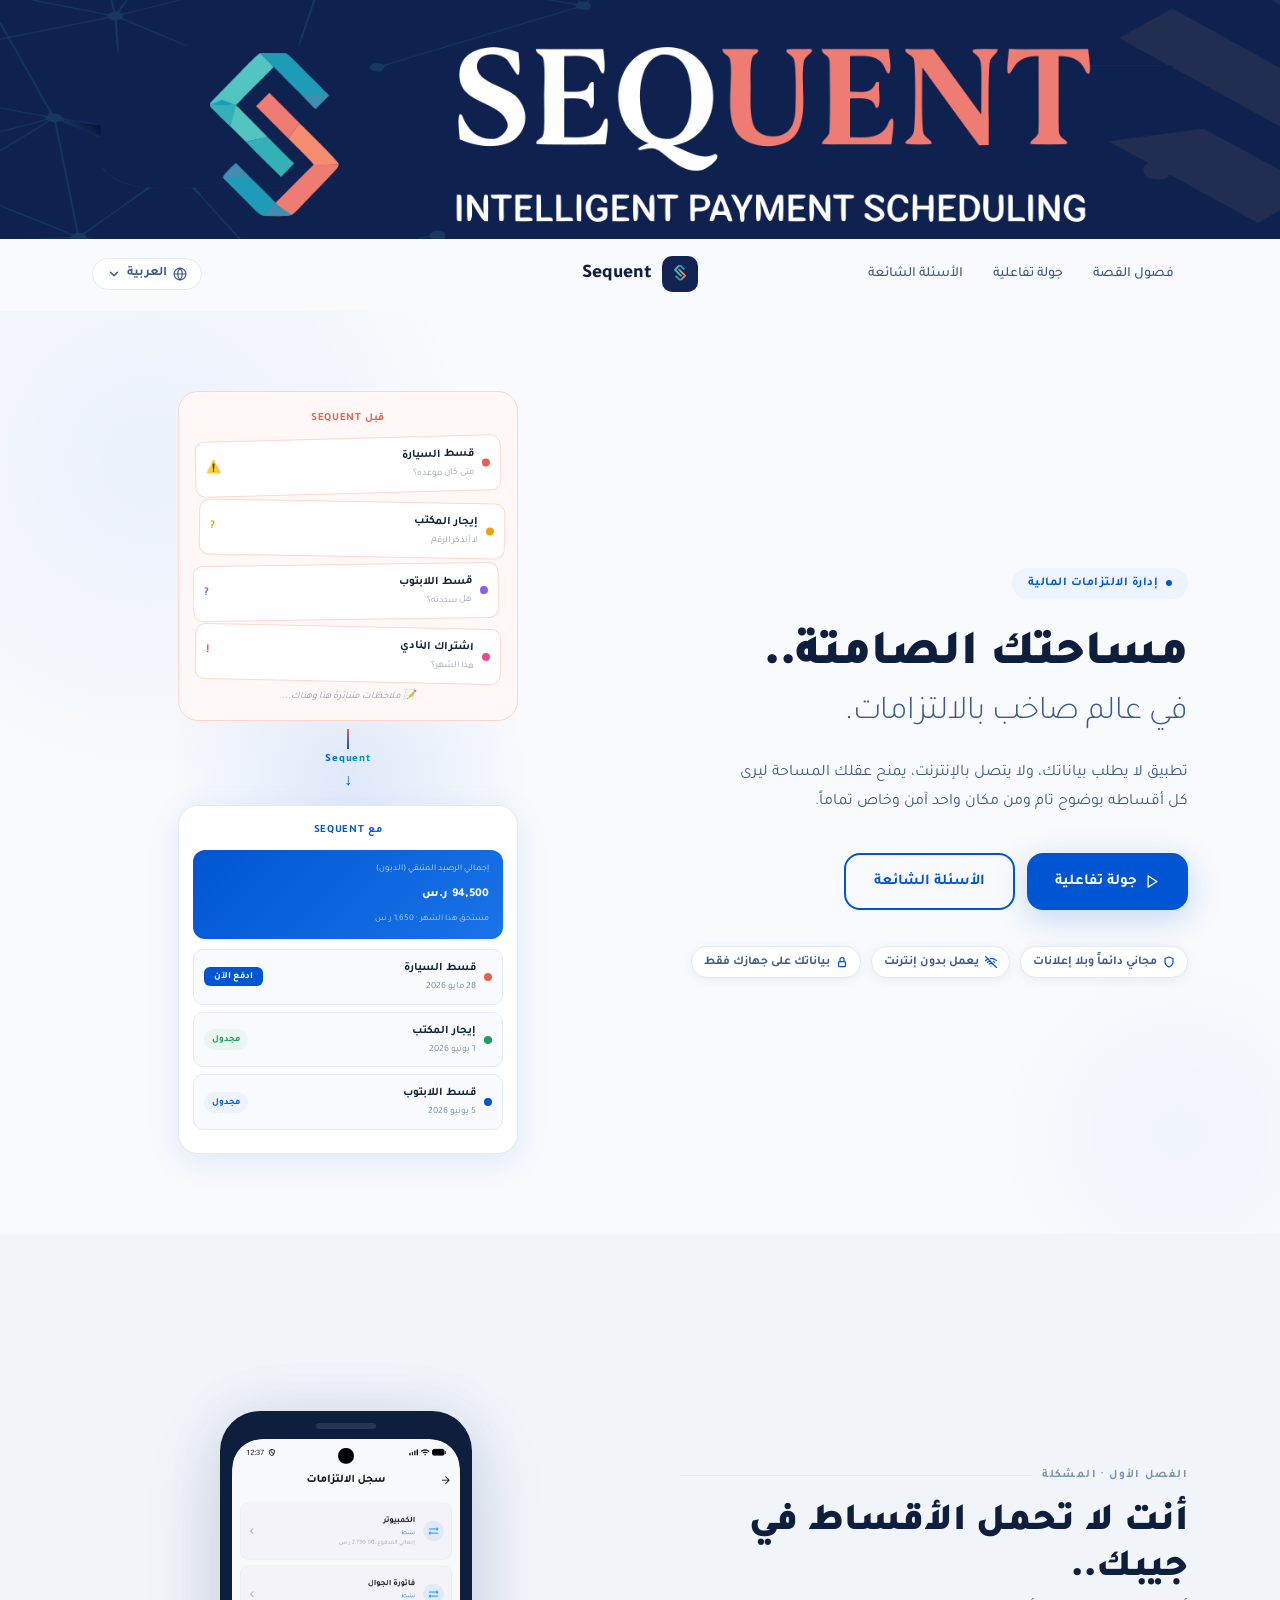
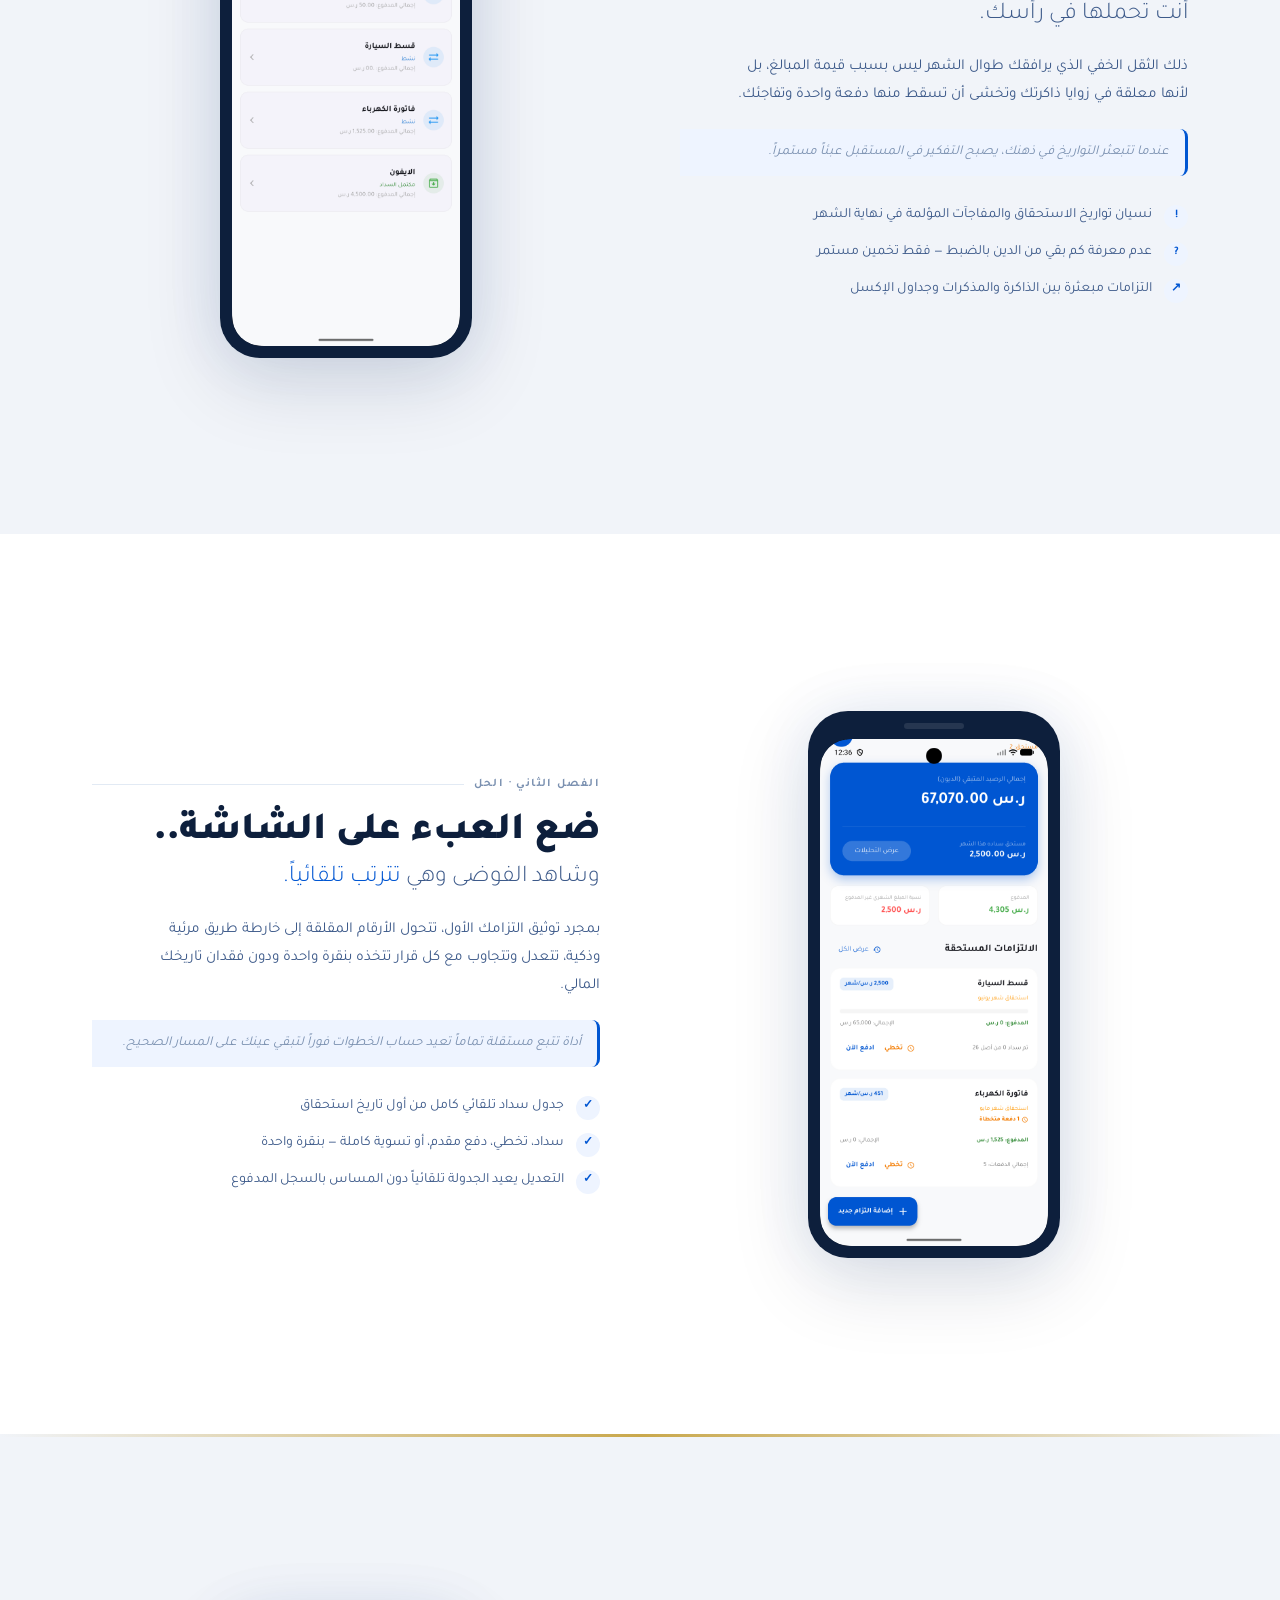
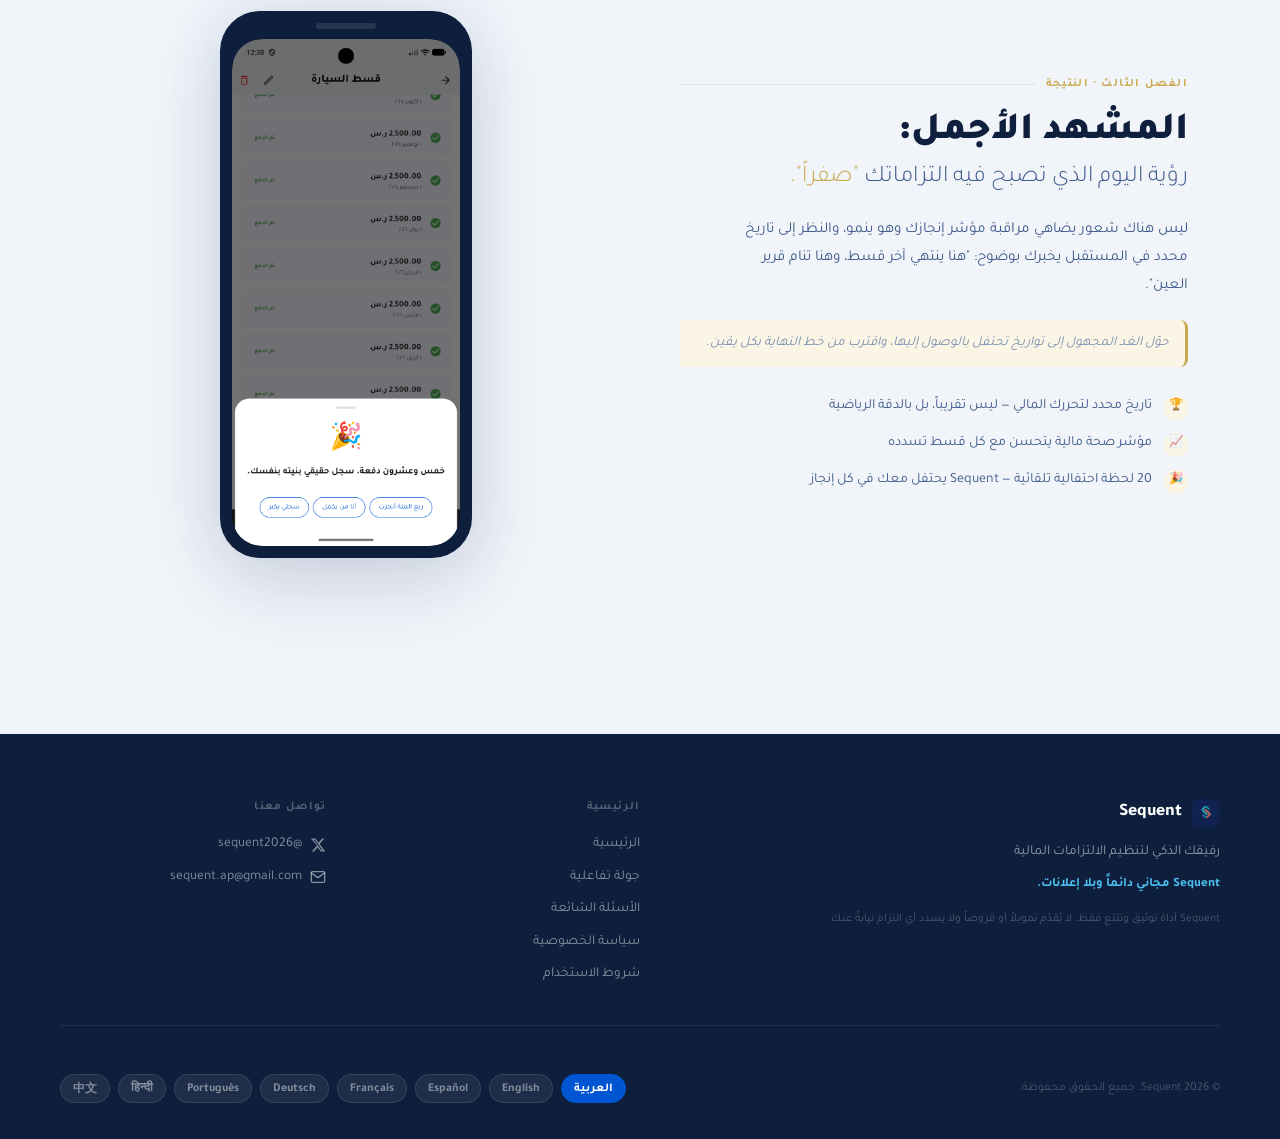
<file: index.html>
<!DOCTYPE html>
<html lang="ar" dir="rtl">
<head>
<meta charset="UTF-8">
<meta name="viewport" content="width=device-width, initial-scale=1.0">
<meta name="description" content="Sequent — رفيقك الذكي لتنظيم الالتزامات المالية وجدولة الأقساط.">
<title>Sequent</title>
<script>
(function(){
  var l=localStorage.getItem('sq_lang')||'ar';
  document.documentElement.lang=l;
  document.documentElement.dir=l==='ar'?'rtl':'ltr';
})();
</script>
<link rel="stylesheet" href="css/main.css">
<link rel="stylesheet" href="css/home.css">
<script src="i18n/ar.js" defer></script>
<script src="i18n/en.js" defer></script>
<script src="i18n/es.js" defer></script>
<script src="i18n/fr.js" defer></script>
<script src="i18n/de.js" defer></script>
<script src="i18n/pt.js" defer></script>
<script src="i18n/hi.js" defer></script>
<script src="i18n/zh.js" defer></script>
</head>
<body>

<!-- BANNER -->
<div class="site-banner" id="site-banner">
  <img src="assets/images/banner.png" alt="Sequent">
</div>

<!-- NAV -->
<nav class="nav" id="main-nav">
  <div class="nav-inner">
    <ul class="nav-links">
      <li><a href="#ch1" data-i18n="nav_story">فصول القصة</a></li>
      <li><a href="tour.html" data-i18n="nav_tour">جولة تفاعلية</a></li>
      <li><a href="faq.html" data-i18n="nav_faq">الأسئلة الشائعة</a></li>
    </ul>
    <a href="index.html" class="nav-logo">
      <img src="assets/images/app_icon.png" alt="Sequent">
      <span data-i18n="nav_logo_label">Sequent</span>
    </a>
    <div class="nav-actions">
      <div class="nav-lang-wrap">
        <button class="nav-lang-btn" id="lang-btn" aria-haspopup="true" aria-expanded="false">
          <svg viewBox="0 0 24 24" fill="none" stroke="currentColor" stroke-width="2" stroke-linecap="round" stroke-linejoin="round"><circle cx="12" cy="12" r="10"/><line x1="2" y1="12" x2="22" y2="12"/><path d="M12 2a15.3 15.3 0 0 1 4 10 15.3 15.3 0 0 1-4 10 15.3 15.3 0 0 1-4-10 15.3 15.3 0 0 1 4-10z"/></svg>
          <span id="lang-label">العربية</span>
          <svg viewBox="0 0 24 24" fill="none" stroke="currentColor" stroke-width="2.5" stroke-linecap="round" stroke-linejoin="round" width="12" height="12"><polyline points="6 9 12 15 18 9"/></svg>
        </button>
        <div class="nav-lang-dropdown" id="lang-dropdown">
          <button class="lang-opt" data-lang="ar">العربية</button>
          <button class="lang-opt" data-lang="en">English</button>
          <button class="lang-opt" data-lang="es">Español</button>
          <button class="lang-opt" data-lang="fr">Français</button>
          <button class="lang-opt" data-lang="de">Deutsch</button>
          <button class="lang-opt" data-lang="pt">Português</button>
          <button class="lang-opt" data-lang="hi">हिन्दी</button>
          <button class="lang-opt" data-lang="zh">中文</button>
        </div>
      </div>
      <button class="nav-hamburger" id="hamburger" aria-expanded="false" aria-label="القائمة">
        <span></span><span></span><span></span>
      </button>
    </div>
  </div>
</nav>

<!-- Mobile nav — روابط فقط بدون اللغات -->
<div class="nav-mobile" id="mob-nav">
  <a href="#ch1" data-i18n="nav_story">فصول القصة</a>
  <a href="tour.html" data-i18n="nav_tour">جولة تفاعلية</a>
  <a href="faq.html" data-i18n="nav_faq">الأسئلة الشائعة</a>
</div>

<!-- HERO -->
<section class="hero">
  <div class="hero-inner">
    <!-- نص — يمين -->
    <div class="hero-content">
      <div class="hero-eyebrow reveal">
        <span class="eyebrow-dot"></span>
        <span data-i18n="hero_eyebrow">إدارة الالتزامات المالية</span>
      </div>
      <h1 class="hero-h1 reveal d1" data-i18n="hero_headline">مساحتك الصامتة..</h1>
      <p class="hero-h2 reveal d1" data-i18n="hero_headline_2">في عالم صاخب بالالتزامات.</p>
      <p class="hero-desc reveal d2" data-i18n="hero_subheadline">
        تطبيق لا يطلب بياناتك، ولا يتصل بالإنترنت، يمنح عقلك المساحة
        ليرى كل أقساطه بوضوح تام ومن مكان واحد آمن وخاص تماماً.
      </p>
      <div class="hero-ctas reveal d3">
        <a href="tour.html" class="btn-primary">
          <svg width="15" height="15" viewBox="0 0 24 24" fill="none" stroke="currentColor" stroke-width="2" stroke-linecap="round" stroke-linejoin="round"><polygon points="5 3 19 12 5 21 5 3"/></svg>
          <span data-i18n="hero_cta_tour">جولة تفاعلية</span>
        </a>
        <a href="faq.html" class="btn-outline">
          <span data-i18n="hero_cta_faq">الأسئلة الشائعة</span>
        </a>
      </div>
      <div class="hero-badges reveal d4">
        <span class="hero-badge">
          <svg width="12" height="12" viewBox="0 0 24 24" fill="none" stroke="currentColor" stroke-width="2.5" stroke-linecap="round" stroke-linejoin="round"><path d="M12 22s8-4 8-10V5l-8-3-8 3v7c0 6 8 10 8 10z"/></svg>
          <span data-i18n="hero_badge_free">مجاني دائماً وبلا إعلانات</span>
        </span>
        <span class="hero-badge">
          <svg width="12" height="12" viewBox="0 0 24 24" fill="none" stroke="currentColor" stroke-width="2.5" stroke-linecap="round" stroke-linejoin="round"><line x1="1" y1="1" x2="23" y2="23"/><path d="M16.72 11.06A10.94 10.94 0 0 1 19 12.55"/><path d="M5 12.55a10.94 10.94 0 0 1 5.17-2.39"/><path d="M10.71 5.05A16 16 0 0 1 22.56 9"/><path d="M1.42 9a15.91 15.91 0 0 1 4.7-2.88"/><path d="M8.53 16.11a6 6 0 0 1 6.95 0"/><line x1="12" y1="20" x2="12.01" y2="20"/></svg>
          <span data-i18n="hero_badge_offline">يعمل بدون إنترنت</span>
        </span>
        <span class="hero-badge">
          <svg width="12" height="12" viewBox="0 0 24 24" fill="none" stroke="currentColor" stroke-width="2.5" stroke-linecap="round" stroke-linejoin="round"><rect x="5" y="11" width="14" height="10" rx="2"/><path d="M8 11V7a4 4 0 0 1 8 0v4"/></svg>
          <span data-i18n="hero_badge_secure">بياناتك على جهازك فقط</span>
        </span>
      </div>
    </div>
    <!-- تصميم متحرك — يسار -->
    <div class="hero-visual reveal d2">
      <div class="hero-phone-glow"></div>
      <div class="hero-anim-wrap">
        <div class="anim-before">
          <div class="chaos-label" data-i18n="anim_before_label">قبل Sequent</div>
          <div class="chaos-card c1">
            <div class="chaos-card-dot" style="background:#E8604C;"></div>
            <div class="chaos-card-body"><div class="chaos-card-name" data-i18n="anim_card1_name">قسط السيارة</div><div class="chaos-card-date" data-i18n="anim_card1_date">متى كان موعده؟</div></div>
            <div class="chaos-card-status" style="color:#E8604C;">⚠️</div>
          </div>
          <div class="chaos-card c2">
            <div class="chaos-card-dot" style="background:#F59E0B;"></div>
            <div class="chaos-card-body"><div class="chaos-card-name" data-i18n="anim_card2_name">إيجار المكتب</div><div class="chaos-card-date" data-i18n="anim_card2_date">لا أتذكر الرقم</div></div>
            <div class="chaos-card-status" style="color:#F59E0B;">?</div>
          </div>
          <div class="chaos-card c3">
            <div class="chaos-card-dot" style="background:#8B5CF6;"></div>
            <div class="chaos-card-body"><div class="chaos-card-name" data-i18n="anim_card3_name">قسط اللابتوب</div><div class="chaos-card-date" data-i18n="anim_card3_date">هل سددته؟</div></div>
            <div class="chaos-card-status" style="color:#8B5CF6;">?</div>
          </div>
          <div class="chaos-card c4">
            <div class="chaos-card-dot" style="background:#EC4899;"></div>
            <div class="chaos-card-body"><div class="chaos-card-name" data-i18n="anim_card4_name">اشتراك النادي</div><div class="chaos-card-date" data-i18n="anim_card4_date">هذا الشهر؟</div></div>
            <div class="chaos-card-status" style="color:#EC4899;">!</div>
          </div>
          <div class="chaos-note" data-i18n="anim_chaos_note">📝 ملاحظات متناثرة هنا وهناك...</div>
        </div>
        <div class="anim-arrow">
          <div class="arrow-line"></div>
          <div class="arrow-label">Sequent</div>
          <div class="arrow-head">↓</div>
        </div>
        <div class="anim-after">
          <div class="order-label" data-i18n="anim_after_label">مع Sequent</div>
          <div class="order-header">
            <div class="order-header-text" data-i18n="mock_total_balance">إجمالي الرصيد المتبقي</div>
            <div class="order-header-amount"><span data-i18n="mock_amount">94,500</span> <span data-i18n="mock_currency">ر.س</span></div>
            <div class="order-header-sub" data-i18n="anim_header_sub">مستحق هذا الشهر · 1,650 ر.س</div>
          </div>
          <div class="order-card oc1">
            <div class="order-card-dot" style="background:#E8604C;"></div>
            <div class="order-card-body"><div class="order-card-name" data-i18n="anim_card1_name">قسط السيارة</div><div class="order-card-date" data-i18n="anim_date1">28 مايو 2026</div></div>
            <button class="order-pay-btn" data-i18n="mock_pay_now">ادفع الآن</button>
          </div>
          <div class="order-card oc2">
            <div class="order-card-dot" style="background:#1A9E5A;"></div>
            <div class="order-card-body"><div class="order-card-name" data-i18n="anim_card2_name">إيجار المكتب</div><div class="order-card-date" data-i18n="anim_date2">1 يونيو 2026</div></div>
            <div class="order-card-badge" style="color:#1A9E5A;background:#E8F7EF;" data-i18n="anim_scheduled">مجدول</div>
          </div>
          <div class="order-card oc3">
            <div class="order-card-dot" style="background:#0056D2;"></div>
            <div class="order-card-body"><div class="order-card-name" data-i18n="anim_card3_name">قسط اللابتوب</div><div class="order-card-date" data-i18n="anim_date3">5 يونيو 2026</div></div>
            <div class="order-card-badge" style="color:#0056D2;background:#EEF4FF;" data-i18n="anim_scheduled">مجدول</div>
          </div>
        </div>
      </div>
    </div>
  </div>
</section>

<!-- CHAPTER 1 — المشكلة: نص يمين + صورة يسار -->
<section class="chapter ch-gray" id="ch1">
  <div class="chapter-inner">
    <div class="ch-content">
      <div class="chapter-tag reveal" data-i18n="ch1_tag">الفصل الأول · المشكلة</div>
      <h2 class="chapter-h1 reveal d1" data-i18n="ch1_h1">أنت لا تحمل الأقساط في جيبك..</h2>
      <p class="chapter-h2 reveal d1" data-i18n="ch1_h2">أنت تحملها في رأسك.</p>
      <p class="chapter-desc reveal d2" data-i18n="ch1_desc">
        ذلك الثقل الخفي الذي يرافقك طوال الشهر ليس بسبب قيمة المبالغ،
        بل لأنها معلقة في زوايا ذاكرتك وتخشى أن تسقط منها دفعة واحدة وتفاجئك.
      </p>
      <div class="chapter-support reveal d2" data-i18n="ch1_support">
        عندما تتبعثر التواريخ في ذهنك، يصبح التفكير في المستقبل عبئاً مستمراً.
      </div>
      <div class="chapter-points reveal d3">
        <div class="chapter-point"><span class="pt-icon pt-blue">!</span><span data-i18n="ch1_p1">نسيان تواريخ الاستحقاق والمفاجآت المؤلمة في نهاية الشهر</span></div>
        <div class="chapter-point"><span class="pt-icon pt-blue">?</span><span data-i18n="ch1_p2">عدم معرفة كم بقي من الدين بالضبط — فقط تخمين مستمر</span></div>
        <div class="chapter-point"><span class="pt-icon pt-blue">↗</span><span data-i18n="ch1_p3">التزامات مبعثرة بين الذاكرة والمذكرات وجداول الإكسل</span></div>
      </div>
    </div>
    <div class="ch-visual reveal d1">
      <div class="ch-phone-wrap">
        <div class="ch-phone-glow"></div>
        <div class="ch-phone">
          <div class="ch-notch"></div>
          <div class="ch-screen">
            <img id="img-ch1" src="assets/images/screens/screen8_ar.png" alt="Sequent">
          </div>
        </div>
      </div>
    </div>
  </div>
</section>

<!-- CHAPTER 2 — الحل: صورة يمين + نص يسار -->
<section class="chapter ch-white" id="ch2">
  <div class="chapter-inner flipped">
    <div class="ch-visual reveal d1">
      <div class="ch-phone-wrap">
        <div class="ch-phone-glow"></div>
        <div class="ch-phone">
          <div class="ch-notch"></div>
          <div class="ch-screen">
            <img id="img-ch2" src="assets/images/screens/screen3_ar.png" alt="Sequent">
          </div>
        </div>
      </div>
    </div>
    <div class="ch-content">
      <div class="chapter-tag reveal" data-i18n="ch2_tag">الفصل الثاني · الحل</div>
      <h2 class="chapter-h1 reveal d1" data-i18n="ch2_h1">ضع العبء على الشاشة..</h2>
      <p class="chapter-h2 reveal d1"><span data-i18n="ch2_h2">وشاهد الفوضى وهي </span><em data-i18n="ch2_h2_em">تترتب تلقائياً.</em></p>
      <p class="chapter-desc reveal d2" data-i18n="ch2_desc">
        بمجرد توثيق التزامك الأول، تتحول الأرقام المقلقة إلى خارطة طريق
        مرئية وذكية، تتعدل وتتجاوب مع كل قرار تتخذه بنقرة واحدة
        ودون فقدان تاريخك المالي.
      </p>
      <div class="chapter-support reveal d2" data-i18n="ch2_support">
        أداة تتبع مستقلة تماماً تعيد حساب الخطوات فوراً لتبقي عينك على المسار الصحيح.
      </div>
      <div class="chapter-points reveal d3">
        <div class="chapter-point"><span class="pt-icon pt-blue">✓</span><span data-i18n="ch2_p1">جدول سداد تلقائي كامل من أول تاريخ استحقاق</span></div>
        <div class="chapter-point"><span class="pt-icon pt-blue">✓</span><span data-i18n="ch2_p2">سداد، تخطي، دفع مقدم، أو تسوية كاملة — بنقرة واحدة</span></div>
        <div class="chapter-point"><span class="pt-icon pt-blue">✓</span><span data-i18n="ch2_p3">التعديل يعيد الجدولة تلقائياً دون المساس بالسجل المدفوع</span></div>
      </div>
    </div>
  </div>
</section>

<!-- CHAPTER 3 — النتيجة: نص يمين + صورة يسار -->
<section class="chapter ch-gold-accent" id="ch3">
  <div class="gold-strip"></div>
  <div class="chapter-inner">
    <div class="ch-content">
      <div class="chapter-tag reveal" data-i18n="ch3_tag">الفصل الثالث · النتيجة</div>
      <h2 class="chapter-h1 reveal d1" data-i18n="ch3_h1">المشهد الأجمل:</h2>
      <p class="chapter-h2 reveal d1"><span data-i18n="ch3_h2">رؤية اليوم الذي تصبح فيه التزاماتك </span><em data-i18n="ch3_h2_em">"صفراً".</em></p>
      <p class="chapter-desc reveal d2" data-i18n="ch3_desc">
        ليس هناك شعور يضاهي مراقبة مؤشر إنجازك وهو ينمو، والنظر إلى
        تاريخ محدد في المستقبل يخبرك بوضوح: "هنا ينتهي آخر قسط،
        وهنا تنام قرير العين".
      </p>
      <div class="chapter-support reveal d2" data-i18n="ch3_support">
        حوّل الغد المجهول إلى تواريخ تحتفل بالوصول إليها، واقترب من خط النهاية بكل يقين.
      </div>
      <div class="chapter-points reveal d3">
        <div class="chapter-point"><span class="pt-icon pt-gold">🏆</span><span data-i18n="ch3_p1">تاريخ محدد لتحررك المالي — ليس تقريباً، بل بالدقة الرياضية</span></div>
        <div class="chapter-point"><span class="pt-icon pt-gold">📈</span><span data-i18n="ch3_p2">مؤشر صحة مالية يتحسن مع كل قسط تسدده</span></div>
        <div class="chapter-point"><span class="pt-icon pt-gold">🎉</span><span data-i18n="ch3_p3">20 لحظة احتفالية تلقائية — Sequent يحتفل معك في كل إنجاز</span></div>
      </div>
    </div>
    <div class="ch-visual reveal d1">
      <div class="ch-phone-wrap">
        <div class="ch-phone-glow"></div>
        <div class="ch-phone">
          <div class="ch-notch"></div>
          <div class="ch-screen">
            <img id="img-ch3" src="assets/images/screens/screen6_ar.png" alt="Sequent">
          </div>
        </div>
      </div>
    </div>
  </div>
</section>

<!-- FOOTER -->
<footer class="footer">
  <div class="footer-top">
    <div>
      <div class="footer-logo"><img src="assets/images/app_icon.png" alt="Sequent"><span data-i18n="nav_logo_label">Sequent</span></div>
      <p class="footer-tagline" data-i18n="footer_tagline">رفيقك الذكي لتنظيم الالتزامات المالية وجدولة الأقساط بكل سهولة.</p>
      <p class="footer-free" data-i18n="footer_free">✦ Sequent مجاني دائماً وبلا إعلانات.</p>
      <p class="footer-disc" data-i18n="footer_disclaimer">Sequent أداة توثيق وتتبع فقط. لا يُقدّم تمويلاً أو قروضاً، ولا يسدد أي التزام نيابةً عنك.</p>
    </div>
    <div>
      <div class="footer-col-title" data-i18n="nav_home">تصفح</div>
      <div class="footer-links">
        <a href="index.html" data-i18n="footer_home">الرئيسية</a>
        <a href="tour.html" data-i18n="footer_tour">جولة تفاعلية</a>
        <a href="faq.html" data-i18n="footer_faq">الأسئلة الشائعة</a>
        <a href="privacy.html" data-i18n="footer_privacy">سياسة الخصوصية</a>
        <a href="terms.html" data-i18n="footer_terms">شروط الاستخدام</a>
      </div>
    </div>
    <div>
      <div class="footer-col-title" data-i18n="footer_contact">تواصل معنا</div>
      <a href="https://x.com/sequent2026" target="_blank" rel="noopener" class="footer-social-link">
        <svg viewBox="0 0 24 24" fill="currentColor"><path d="M18.244 2.25h3.308l-7.227 8.26 8.502 11.24H16.17l-4.714-6.231-5.401 6.231H2.746l7.73-8.835L1.254 2.25H8.08l4.713 6.231zm-1.161 17.52h1.833L7.084 4.126H5.117z"/></svg>
        @sequent2026
      </a>
      <a href="mailto:sequent.ap@gmail.com" class="footer-social-link">
        <svg viewBox="0 0 24 24" fill="none" stroke="currentColor" stroke-width="2" stroke-linecap="round" stroke-linejoin="round"><path d="M4 4h16c1.1 0 2 .9 2 2v12c0 1.1-.9 2-2 2H4c-1.1 0-2-.9-2-2V6c0-1.1.9-2 2-2z"/><polyline points="22,6 12,13 2,6"/></svg>
        sequent.ap@gmail.com
      </a>
    </div>
  </div>
  <div class="footer-bottom">
    <span class="footer-rights" data-i18n="footer_rights">© 2026 Sequent. جميع الحقوق محفوظة.</span>
    <div class="footer-langs-list">
      <button class="footer-lang-item" data-lang="ar">العربية</button>
      <button class="footer-lang-item" data-lang="en">English</button>
      <button class="footer-lang-item" data-lang="es">Español</button>
      <button class="footer-lang-item" data-lang="fr">Français</button>
      <button class="footer-lang-item" data-lang="de">Deutsch</button>
      <button class="footer-lang-item" data-lang="pt">Português</button>
      <button class="footer-lang-item" data-lang="hi">हिन्दी</button>
      <button class="footer-lang-item" data-lang="zh">中文</button>
    </div>
  </div>
</footer>

<script src="js/main.js"></script>
</body>
</html>
</file>
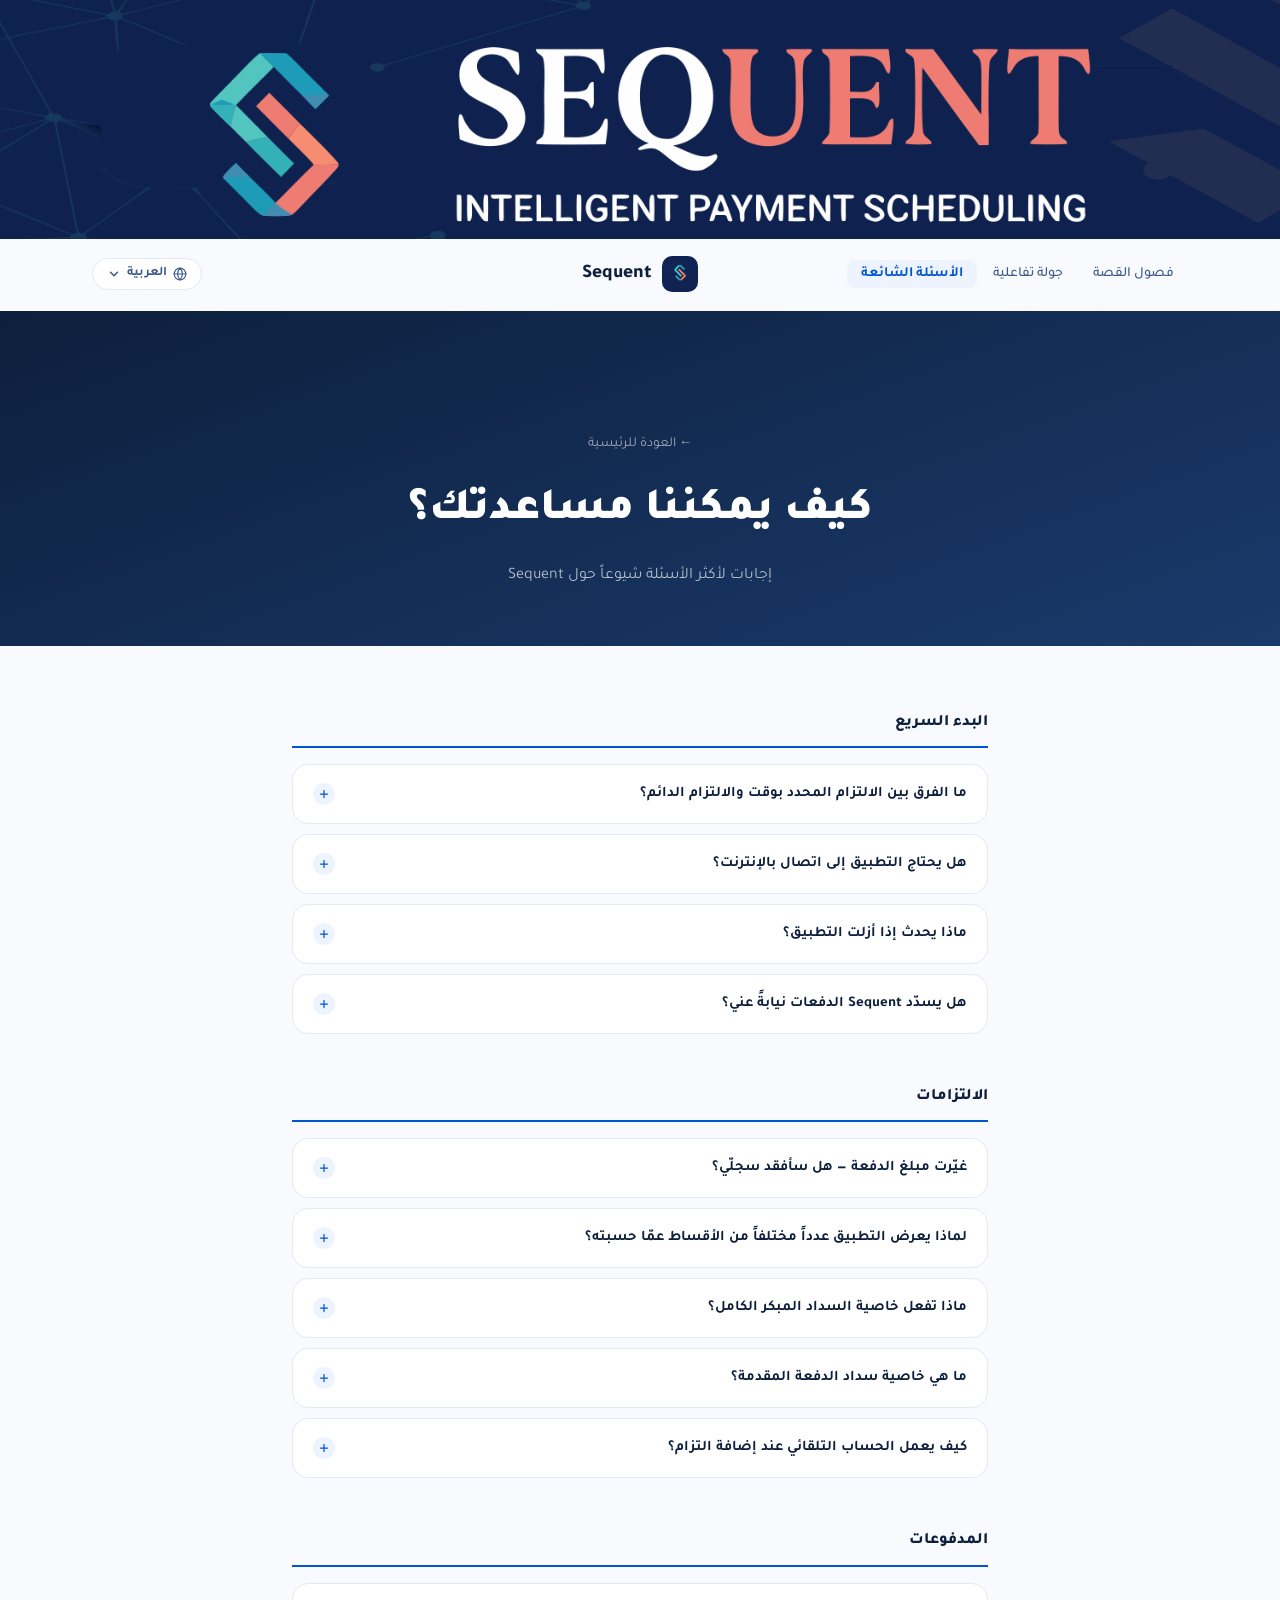
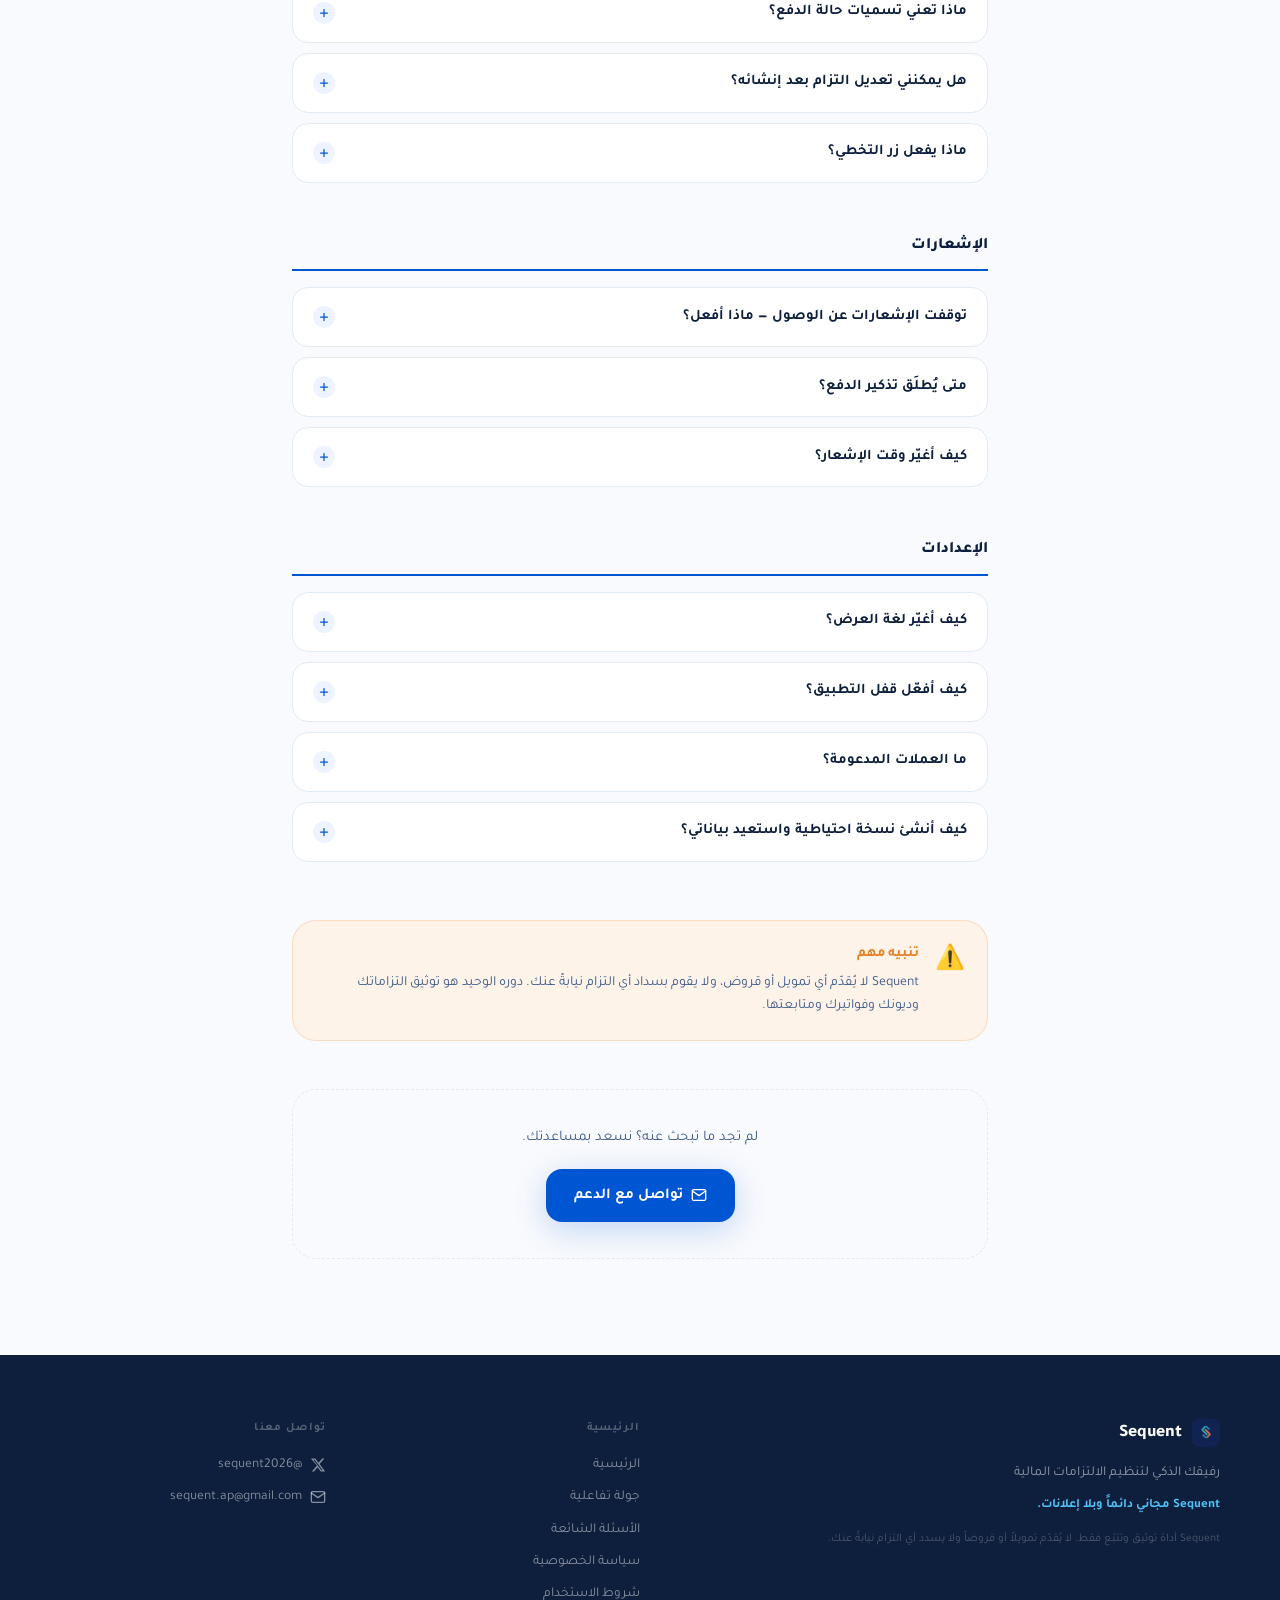
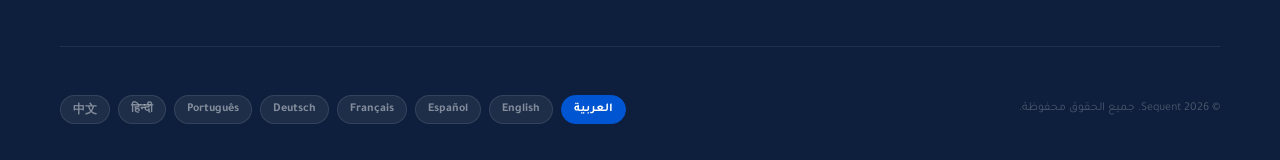
<file: faq.html>
<!DOCTYPE html>
<html lang="ar" dir="rtl">
<head>
<meta charset="UTF-8">
<meta name="viewport" content="width=device-width, initial-scale=1.0">
<title>Sequent</title>
<script>
(function(){
  var l=localStorage.getItem('sq_lang')||'ar';
  document.documentElement.lang=l;
  document.documentElement.dir=l==='ar'?'rtl':'ltr';
})();
</script>
<link rel="stylesheet" href="css/main.css">
<link rel="stylesheet" href="css/faq.css">
<script src="i18n/ar.js" defer></script>
<script src="i18n/en.js" defer></script>
<script src="i18n/es.js" defer></script>
<script src="i18n/fr.js" defer></script>
<script src="i18n/de.js" defer></script>
<script src="i18n/pt.js" defer></script>
<script src="i18n/hi.js" defer></script>
<script src="i18n/zh.js" defer></script>
</head>
<body>

<div class="site-banner" id="site-banner">
  <img src="assets/images/banner.png" alt="Sequent">
</div>

<nav class="nav" id="main-nav">
  <div class="nav-inner">
    <ul class="nav-links">
      <li><a href="index.html#ch1" data-i18n="nav_story">فصول القصة</a></li>
      <li><a href="tour.html" data-i18n="nav_tour">جولة تفاعلية</a></li>
      <li><a href="faq.html" class="active" data-i18n="nav_faq">الأسئلة الشائعة</a></li>
    </ul>
    <a href="index.html" class="nav-logo">
      <img src="assets/images/app_icon.png" alt="Sequent">
      <span data-i18n="nav_logo_label">Sequent</span>
    </a>
    <div class="nav-actions">
      <div class="nav-lang-wrap">
        <button class="nav-lang-btn" id="lang-btn" aria-haspopup="true" aria-expanded="false">
          <svg viewBox="0 0 24 24" fill="none" stroke="currentColor" stroke-width="2" stroke-linecap="round" stroke-linejoin="round"><circle cx="12" cy="12" r="10"/><line x1="2" y1="12" x2="22" y2="12"/><path d="M12 2a15.3 15.3 0 0 1 4 10 15.3 15.3 0 0 1-4 10 15.3 15.3 0 0 1-4-10 15.3 15.3 0 0 1 4-10z"/></svg>
          <span id="lang-label">العربية</span>
          <svg viewBox="0 0 24 24" fill="none" stroke="currentColor" stroke-width="2.5" stroke-linecap="round" stroke-linejoin="round" width="12" height="12"><polyline points="6 9 12 15 18 9"/></svg>
        </button>
        <div class="nav-lang-dropdown" id="lang-dropdown">
          <button class="lang-opt" data-lang="ar">العربية</button>
          <button class="lang-opt" data-lang="en">English</button>
          <button class="lang-opt" data-lang="es">Español</button>
          <button class="lang-opt" data-lang="fr">Français</button>
          <button class="lang-opt" data-lang="de">Deutsch</button>
          <button class="lang-opt" data-lang="pt">Português</button>
          <button class="lang-opt" data-lang="hi">हिन्दी</button>
          <button class="lang-opt" data-lang="zh">中文</button>
        </div>
      </div>
      <button class="nav-hamburger" id="hamburger" aria-expanded="false">
        <span></span><span></span><span></span>
      </button>
    </div>
  </div>
</nav>
<div class="nav-mobile" id="mob-nav">
  <a href="index.html#ch1" data-i18n="nav_story">فصول القصة</a>
  <a href="tour.html" data-i18n="nav_tour">جولة تفاعلية</a>
  <a href="faq.html" data-i18n="nav_faq">الأسئلة الشائعة</a>
</div>

<header class="page-header">
  <div class="container">
    <a href="index.html" class="page-header-back" data-i18n="tour_back_home">← العودة للرئيسية</a>
    <h1 data-i18n="faq_hero_title">كيف يمكننا مساعدتك؟</h1>
    <p data-i18n="faq_hero_subtitle">إجابات لأكثر الأسئلة شيوعاً حول Sequent</p>
  </div>
</header>

<main class="faq-section">
  <div class="faq-wrap">
    <div class="faq-categories">

      <!-- البدء السريع -->
      <div>
        <h2 class="faq-cat-title" data-i18n="faq_cat_gs">البدء السريع</h2>
        <div class="faq-item">
          <button class="faq-q" aria-expanded="false">
            <span data-i18n="faq_gs_q1">ما الفرق بين الالتزام المحدد بوقت والالتزام الدائم؟</span>
            <span class="faq-icon"><svg viewBox="0 0 24 24" fill="none" stroke="currentColor" stroke-width="2.5" stroke-linecap="round" stroke-linejoin="round"><line x1="12" y1="5" x2="12" y2="19"/><line x1="5" y1="12" x2="19" y2="12"/></svg></span>
          </button>
          <div class="faq-a"><p data-i18n="faq_gs_a1">الالتزام المحدد بوقت له إجمالي دين ثابت وينتهي تلقائياً عند اكتمال السداد. أما الالتزام الدائم فلا تاريخ انتهاء له ويتكرر إلى أجل غير مسمى.</p></div>
        </div>
        <div class="faq-item">
          <button class="faq-q" aria-expanded="false">
            <span data-i18n="faq_gs_q2">هل يحتاج التطبيق إلى اتصال بالإنترنت؟</span>
            <span class="faq-icon"><svg viewBox="0 0 24 24" fill="none" stroke="currentColor" stroke-width="2.5" stroke-linecap="round" stroke-linejoin="round"><line x1="12" y1="5" x2="12" y2="19"/><line x1="5" y1="12" x2="19" y2="12"/></svg></span>
          </button>
          <div class="faq-a"><p data-i18n="faq_gs_a2">لا. يعمل Sequent بالكامل دون إنترنت. جميع بياناتك مخزنة بشكل خاص على جهازك.</p></div>
        </div>
        <div class="faq-item">
          <button class="faq-q" aria-expanded="false">
            <span data-i18n="faq_gs_q3">ماذا يحدث إذا أزلت التطبيق؟</span>
            <span class="faq-icon"><svg viewBox="0 0 24 24" fill="none" stroke="currentColor" stroke-width="2.5" stroke-linecap="round" stroke-linejoin="round"><line x1="12" y1="5" x2="12" y2="19"/><line x1="5" y1="12" x2="19" y2="12"/></svg></span>
          </button>
          <div class="faq-a"><p data-i18n="faq_gs_a3">ستُحذف بياناتك عند إزالة التطبيق ما لم تنشئ نسخة احتياطية أولاً.</p></div>
        </div>
        <div class="faq-item">
          <button class="faq-q" aria-expanded="false">
            <span data-i18n="faq_gs_q4">هل يسدّد Sequent الدفعات نيابةً عني؟</span>
            <span class="faq-icon"><svg viewBox="0 0 24 24" fill="none" stroke="currentColor" stroke-width="2.5" stroke-linecap="round" stroke-linejoin="round"><line x1="12" y1="5" x2="12" y2="19"/><line x1="5" y1="12" x2="19" y2="12"/></svg></span>
          </button>
          <div class="faq-a"><p data-i18n="faq_gs_a4">لا. Sequent أداة توثيق وتتبّع فقط. لا يُحوّل أموالاً ولا يتواصل مع أي جهة مالية.</p></div>
        </div>
      </div>

      <!-- الالتزامات -->
      <div>
        <h2 class="faq-cat-title" data-i18n="faq_cat_cm">الالتزامات</h2>
        <div class="faq-item">
          <button class="faq-q" aria-expanded="false">
            <span data-i18n="faq_cm_q1">غيّرت مبلغ الدفعة — هل سأفقد سجلّي؟</span>
            <span class="faq-icon"><svg viewBox="0 0 24 24" fill="none" stroke="currentColor" stroke-width="2.5" stroke-linecap="round" stroke-linejoin="round"><line x1="12" y1="5" x2="12" y2="19"/><line x1="5" y1="12" x2="19" y2="12"/></svg></span>
          </button>
          <div class="faq-a"><p data-i18n="faq_cm_a1">لا. يُعيد Sequent توليد الدفعات المستقبلية فقط. جميع الدفعات المسددة محفوظة بشكل دائم.</p></div>
        </div>
        <div class="faq-item">
          <button class="faq-q" aria-expanded="false">
            <span data-i18n="faq_cm_q2">لماذا يعرض التطبيق عدداً مختلفاً من الأقساط؟</span>
            <span class="faq-icon"><svg viewBox="0 0 24 24" fill="none" stroke="currentColor" stroke-width="2.5" stroke-linecap="round" stroke-linejoin="round"><line x1="12" y1="5" x2="12" y2="19"/><line x1="5" y1="12" x2="19" y2="12"/></svg></span>
          </button>
          <div class="faq-a"><p data-i18n="faq_cm_a2">يُقرّب Sequent دائماً للأعلى لضمان تغطية كامل الدين. القسط الأخير يُخفَّض تلقائياً.</p></div>
        </div>
        <div class="faq-item">
          <button class="faq-q" aria-expanded="false">
            <span data-i18n="faq_cm_q3">ماذا تفعل خاصية السداد المبكر الكامل؟</span>
            <span class="faq-icon"><svg viewBox="0 0 24 24" fill="none" stroke="currentColor" stroke-width="2.5" stroke-linecap="round" stroke-linejoin="round"><line x1="12" y1="5" x2="12" y2="19"/><line x1="5" y1="12" x2="19" y2="12"/></svg></span>
          </button>
          <div class="faq-a"><p data-i18n="faq_cm_a3">تُعلّم جميع الدفعات المخططة المتبقية كمسددة دفعة واحدة، وتُغلق الالتزام فوراً.</p></div>
        </div>
        <div class="faq-item">
          <button class="faq-q" aria-expanded="false">
            <span data-i18n="faq_cm_q4">ما هي خاصية سداد الدفعة المقدمة؟</span>
            <span class="faq-icon"><svg viewBox="0 0 24 24" fill="none" stroke="currentColor" stroke-width="2.5" stroke-linecap="round" stroke-linejoin="round"><line x1="12" y1="5" x2="12" y2="19"/><line x1="5" y1="12" x2="19" y2="12"/></svg></span>
          </button>
          <div class="faq-a"><p data-i18n="faq_cm_a4">تتيح لك اختيار عدة دفعات مستقبلية وتعليمها مسددة في خطوة واحدة.</p></div>
        </div>
        <div class="faq-item">
          <button class="faq-q" aria-expanded="false">
            <span data-i18n="faq_cm_q5">كيف يعمل الحساب التلقائي عند إضافة التزام؟</span>
            <span class="faq-icon"><svg viewBox="0 0 24 24" fill="none" stroke="currentColor" stroke-width="2.5" stroke-linecap="round" stroke-linejoin="round"><line x1="12" y1="5" x2="12" y2="19"/><line x1="5" y1="12" x2="19" y2="12"/></svg></span>
          </button>
          <div class="faq-a"><p data-i18n="faq_cm_a5">عند ملء أي حقلين من الثلاثة يُحسب الثالث تلقائياً.</p></div>
        </div>
      </div>

      <!-- المدفوعات -->
      <div>
        <h2 class="faq-cat-title" data-i18n="faq_cat_py">المدفوعات</h2>
        <div class="faq-item">
          <button class="faq-q" aria-expanded="false">
            <span data-i18n="faq_py_q1">ماذا تعني تسميات حالة الدفع؟</span>
            <span class="faq-icon"><svg viewBox="0 0 24 24" fill="none" stroke="currentColor" stroke-width="2.5" stroke-linecap="round" stroke-linejoin="round"><line x1="12" y1="5" x2="12" y2="19"/><line x1="5" y1="12" x2="19" y2="12"/></svg></span>
          </button>
          <div class="faq-a"><p data-i18n="faq_py_a1">مجدول: لم يحلّ موعده. مسدد: تمّ سداده. متأخر: تجاوز موعده. جزئي: سُدِّد جزء منه. متجاوَز: تم تجاوزه يدوياً.</p></div>
        </div>
        <div class="faq-item">
          <button class="faq-q" aria-expanded="false">
            <span data-i18n="faq_py_q2">هل يمكنني تعديل التزام بعد إنشائه؟</span>
            <span class="faq-icon"><svg viewBox="0 0 24 24" fill="none" stroke="currentColor" stroke-width="2.5" stroke-linecap="round" stroke-linejoin="round"><line x1="12" y1="5" x2="12" y2="19"/><line x1="5" y1="12" x2="19" y2="12"/></svg></span>
          </button>
          <div class="faq-a"><p data-i18n="faq_py_a2">نعم. افتح الالتزام، اضغط تعديل. سيُعيد التطبيق احتساب الجدول المتبقي تلقائياً.</p></div>
        </div>
        <div class="faq-item">
          <button class="faq-q" aria-expanded="false">
            <span data-i18n="faq_py_q3">ماذا يفعل زر التخطي؟</span>
            <span class="faq-icon"><svg viewBox="0 0 24 24" fill="none" stroke="currentColor" stroke-width="2.5" stroke-linecap="round" stroke-linejoin="round"><line x1="12" y1="5" x2="12" y2="19"/><line x1="5" y1="12" x2="19" y2="12"/></svg></span>
          </button>
          <div class="faq-a"><p data-i18n="faq_py_a3">التخطي يؤجّل الدفعة دون اعتبارها مسددة أو متأخرة.</p></div>
        </div>
      </div>

      <!-- الإشعارات -->
      <div>
        <h2 class="faq-cat-title" data-i18n="faq_cat_nt">الإشعارات</h2>
        <div class="faq-item">
          <button class="faq-q" aria-expanded="false">
            <span data-i18n="faq_nt_q1">توقفت الإشعارات — ماذا أفعل؟</span>
            <span class="faq-icon"><svg viewBox="0 0 24 24" fill="none" stroke="currentColor" stroke-width="2.5" stroke-linecap="round" stroke-linejoin="round"><line x1="12" y1="5" x2="12" y2="19"/><line x1="5" y1="12" x2="19" y2="12"/></svg></span>
          </button>
          <div class="faq-a"><p data-i18n="faq_nt_a1">اذهب إلى إعدادات الجهاز ← البطارية ← تحسين البطارية، وابحث عن Sequent واضبطه على "بدون تحسين".</p></div>
        </div>
        <div class="faq-item">
          <button class="faq-q" aria-expanded="false">
            <span data-i18n="faq_nt_q2">متى يُطلَق تذكير الدفع؟</span>
            <span class="faq-icon"><svg viewBox="0 0 24 24" fill="none" stroke="currentColor" stroke-width="2.5" stroke-linecap="round" stroke-linejoin="round"><line x1="12" y1="5" x2="12" y2="19"/><line x1="5" y1="12" x2="19" y2="12"/></svg></span>
          </button>
          <div class="faq-a"><p data-i18n="faq_nt_a2">قبل يوم واحد من تاريخ الاستحقاق، في وقت الإشعار الذي اخترته في الإعدادات.</p></div>
        </div>
        <div class="faq-item">
          <button class="faq-q" aria-expanded="false">
            <span data-i18n="faq_nt_q3">كيف أغيّر وقت الإشعار؟</span>
            <span class="faq-icon"><svg viewBox="0 0 24 24" fill="none" stroke="currentColor" stroke-width="2.5" stroke-linecap="round" stroke-linejoin="round"><line x1="12" y1="5" x2="12" y2="19"/><line x1="5" y1="12" x2="19" y2="12"/></svg></span>
          </button>
          <div class="faq-a"><p data-i18n="faq_nt_a3">اذهب إلى الإعدادات داخل التطبيق وحدّث وقت الإشعار المفضل لديك.</p></div>
        </div>
      </div>

      <!-- الإعدادات -->
      <div>
        <h2 class="faq-cat-title" data-i18n="faq_cat_st">الإعدادات</h2>
        <div class="faq-item">
          <button class="faq-q" aria-expanded="false">
            <span data-i18n="faq_st_q1">كيف أغيّر لغة العرض؟</span>
            <span class="faq-icon"><svg viewBox="0 0 24 24" fill="none" stroke="currentColor" stroke-width="2.5" stroke-linecap="round" stroke-linejoin="round"><line x1="12" y1="5" x2="12" y2="19"/><line x1="5" y1="12" x2="19" y2="12"/></svg></span>
          </button>
          <div class="faq-a"><p data-i18n="faq_st_a1">افتح الإعدادات واختر لغتك المفضلة. تتغير جميع نصوص التطبيق فوراً.</p></div>
        </div>
        <div class="faq-item">
          <button class="faq-q" aria-expanded="false">
            <span data-i18n="faq_st_q2">كيف أفعّل قفل التطبيق؟</span>
            <span class="faq-icon"><svg viewBox="0 0 24 24" fill="none" stroke="currentColor" stroke-width="2.5" stroke-linecap="round" stroke-linejoin="round"><line x1="12" y1="5" x2="12" y2="19"/><line x1="5" y1="12" x2="19" y2="12"/></svg></span>
          </button>
          <div class="faq-a"><p data-i18n="faq_st_a2">اذهب إلى الإعدادات وفعّل قفل التطبيق. اختر البصمة/الوجه أو رمز PIN.</p></div>
        </div>
        <div class="faq-item">
          <button class="faq-q" aria-expanded="false">
            <span data-i18n="faq_st_q3">ما العملات المدعومة؟</span>
            <span class="faq-icon"><svg viewBox="0 0 24 24" fill="none" stroke="currentColor" stroke-width="2.5" stroke-linecap="round" stroke-linejoin="round"><line x1="12" y1="5" x2="12" y2="19"/><line x1="5" y1="12" x2="19" y2="12"/></svg></span>
          </button>
          <div class="faq-a"><p data-i18n="faq_st_a3">يدعم Sequent 59 عملة تشمل العملات العربية والغربية ولاتينية وآسيوية وأفريقية.</p></div>
        </div>
        <div class="faq-item">
          <button class="faq-q" aria-expanded="false">
            <span data-i18n="faq_st_q4">كيف أنشئ نسخة احتياطية؟</span>
            <span class="faq-icon"><svg viewBox="0 0 24 24" fill="none" stroke="currentColor" stroke-width="2.5" stroke-linecap="round" stroke-linejoin="round"><line x1="12" y1="5" x2="12" y2="19"/><line x1="5" y1="12" x2="19" y2="12"/></svg></span>
          </button>
          <div class="faq-a"><p data-i18n="faq_st_a4">اذهب إلى الإعدادات ← النسخ الاحتياطي والاستعادة. يمكنك الإنشاء يدوياً أو تلقائياً كل أسبوع.</p></div>
        </div>
      </div>

      <div class="faq-disclaimer">
        <div class="faq-disclaimer-icon">⚠️</div>
        <div>
          <div class="faq-disclaimer-title" data-i18n="disclaimer_title">تنبيه مهم</div>
          <div class="faq-disclaimer-body" data-i18n="disclaimer_body">Sequent لا يُقدّم أي تمويل أو قروض، ولا يقوم بسداد أي التزام نيابةً عنك.</div>
        </div>
      </div>

      <div class="faq-contact">
        <p data-i18n="faq_contact_prompt">لم تجد ما تبحث عنه؟ نسعد بمساعدتك.</p>
        <a href="mailto:sequent.ap@gmail.com" class="btn-primary">
          <svg width="16" height="16" viewBox="0 0 24 24" fill="none" stroke="currentColor" stroke-width="2" stroke-linecap="round" stroke-linejoin="round"><path d="M4 4h16c1.1 0 2 .9 2 2v12c0 1.1-.9 2-2 2H4c-1.1 0-2-.9-2-2V6c0-1.1.9-2 2-2z"/><polyline points="22,6 12,13 2,6"/></svg>
          <span data-i18n="faq_contact_button">تواصل مع الدعم</span>
        </a>
      </div>

    </div>
  </div>
</main>

<footer class="footer">
  <div class="footer-top">
    <div>
      <div class="footer-logo"><img src="assets/images/app_icon.png" alt="Sequent"><span data-i18n="nav_logo_label">Sequent</span></div>
      <p class="footer-tagline" data-i18n="footer_tagline">رفيقك الذكي لتنظيم الالتزامات المالية.</p>
      <p class="footer-free" data-i18n="footer_free">✦ Sequent مجاني دائماً وبلا إعلانات.</p>
      <p class="footer-disc" data-i18n="footer_disclaimer">Sequent أداة توثيق وتتبع فقط.</p>
    </div>
    <div>
      <div class="footer-col-title" data-i18n="nav_home">تصفح</div>
      <div class="footer-links">
        <a href="index.html" data-i18n="footer_home">الرئيسية</a>
        <a href="tour.html" data-i18n="footer_tour">جولة تفاعلية</a>
        <a href="faq.html" data-i18n="footer_faq">الأسئلة الشائعة</a>
        <a href="privacy.html" data-i18n="footer_privacy">سياسة الخصوصية</a>
        <a href="terms.html" data-i18n="footer_terms">شروط الاستخدام</a>
      </div>
    </div>
    <div>
      <div class="footer-col-title" data-i18n="footer_contact">تواصل معنا</div>
      <a href="https://x.com/sequent2026" target="_blank" rel="noopener" class="footer-social-link">
        <svg viewBox="0 0 24 24" fill="currentColor"><path d="M18.244 2.25h3.308l-7.227 8.26 8.502 11.24H16.17l-4.714-6.231-5.401 6.231H2.746l7.73-8.835L1.254 2.25H8.08l4.713 6.231zm-1.161 17.52h1.833L7.084 4.126H5.117z"/></svg>
        @sequent2026
      </a>
      <a href="mailto:sequent.ap@gmail.com" class="footer-social-link">
        <svg viewBox="0 0 24 24" fill="none" stroke="currentColor" stroke-width="2" stroke-linecap="round" stroke-linejoin="round"><path d="M4 4h16c1.1 0 2 .9 2 2v12c0 1.1-.9 2-2 2H4c-1.1 0-2-.9-2-2V6c0-1.1.9-2 2-2z"/><polyline points="22,6 12,13 2,6"/></svg>
        sequent.ap@gmail.com
      </a>
    </div>
  </div>
  <div class="footer-bottom">
    <span class="footer-rights" data-i18n="footer_rights">© 2026 Sequent.</span>
    <div class="footer-langs-list">
      <button class="footer-lang-item" data-lang="ar">العربية</button>
      <button class="footer-lang-item" data-lang="en">English</button>
      <button class="footer-lang-item" data-lang="es">Español</button>
      <button class="footer-lang-item" data-lang="fr">Français</button>
      <button class="footer-lang-item" data-lang="de">Deutsch</button>
      <button class="footer-lang-item" data-lang="pt">Português</button>
      <button class="footer-lang-item" data-lang="hi">हिन्दी</button>
      <button class="footer-lang-item" data-lang="zh">中文</button>
    </div>
  </div>
</footer>

<script src="js/main.js"></script>
<script>
document.querySelectorAll('.faq-q').forEach(btn => {
  btn.addEventListener('click', () => {
    const isOpen = btn.getAttribute('aria-expanded') === 'true';
    document.querySelectorAll('.faq-q').forEach(b => {
      b.setAttribute('aria-expanded','false');
      b.nextElementSibling.classList.remove('open');
    });
    if (!isOpen) {
      btn.setAttribute('aria-expanded','true');
      btn.nextElementSibling.classList.add('open');
    }
  });
});
</script>
</body>
</html>
</file>
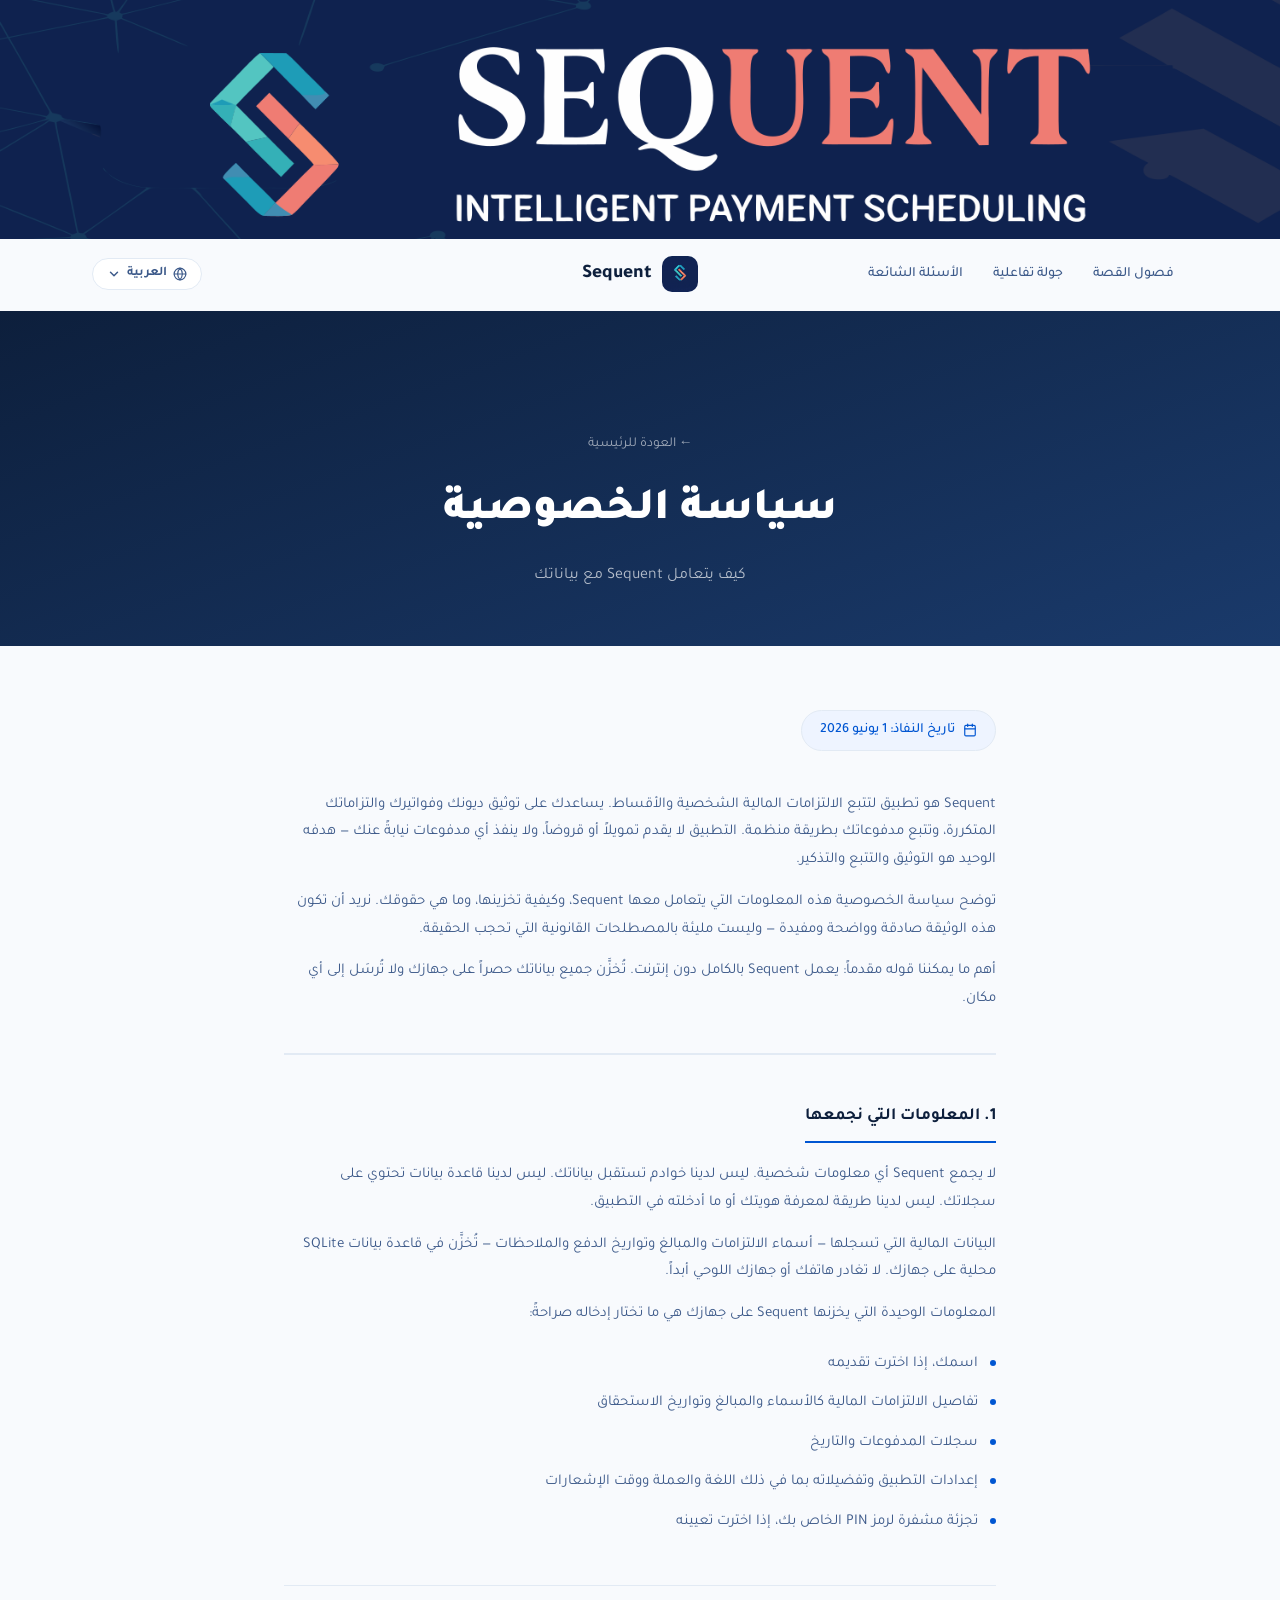
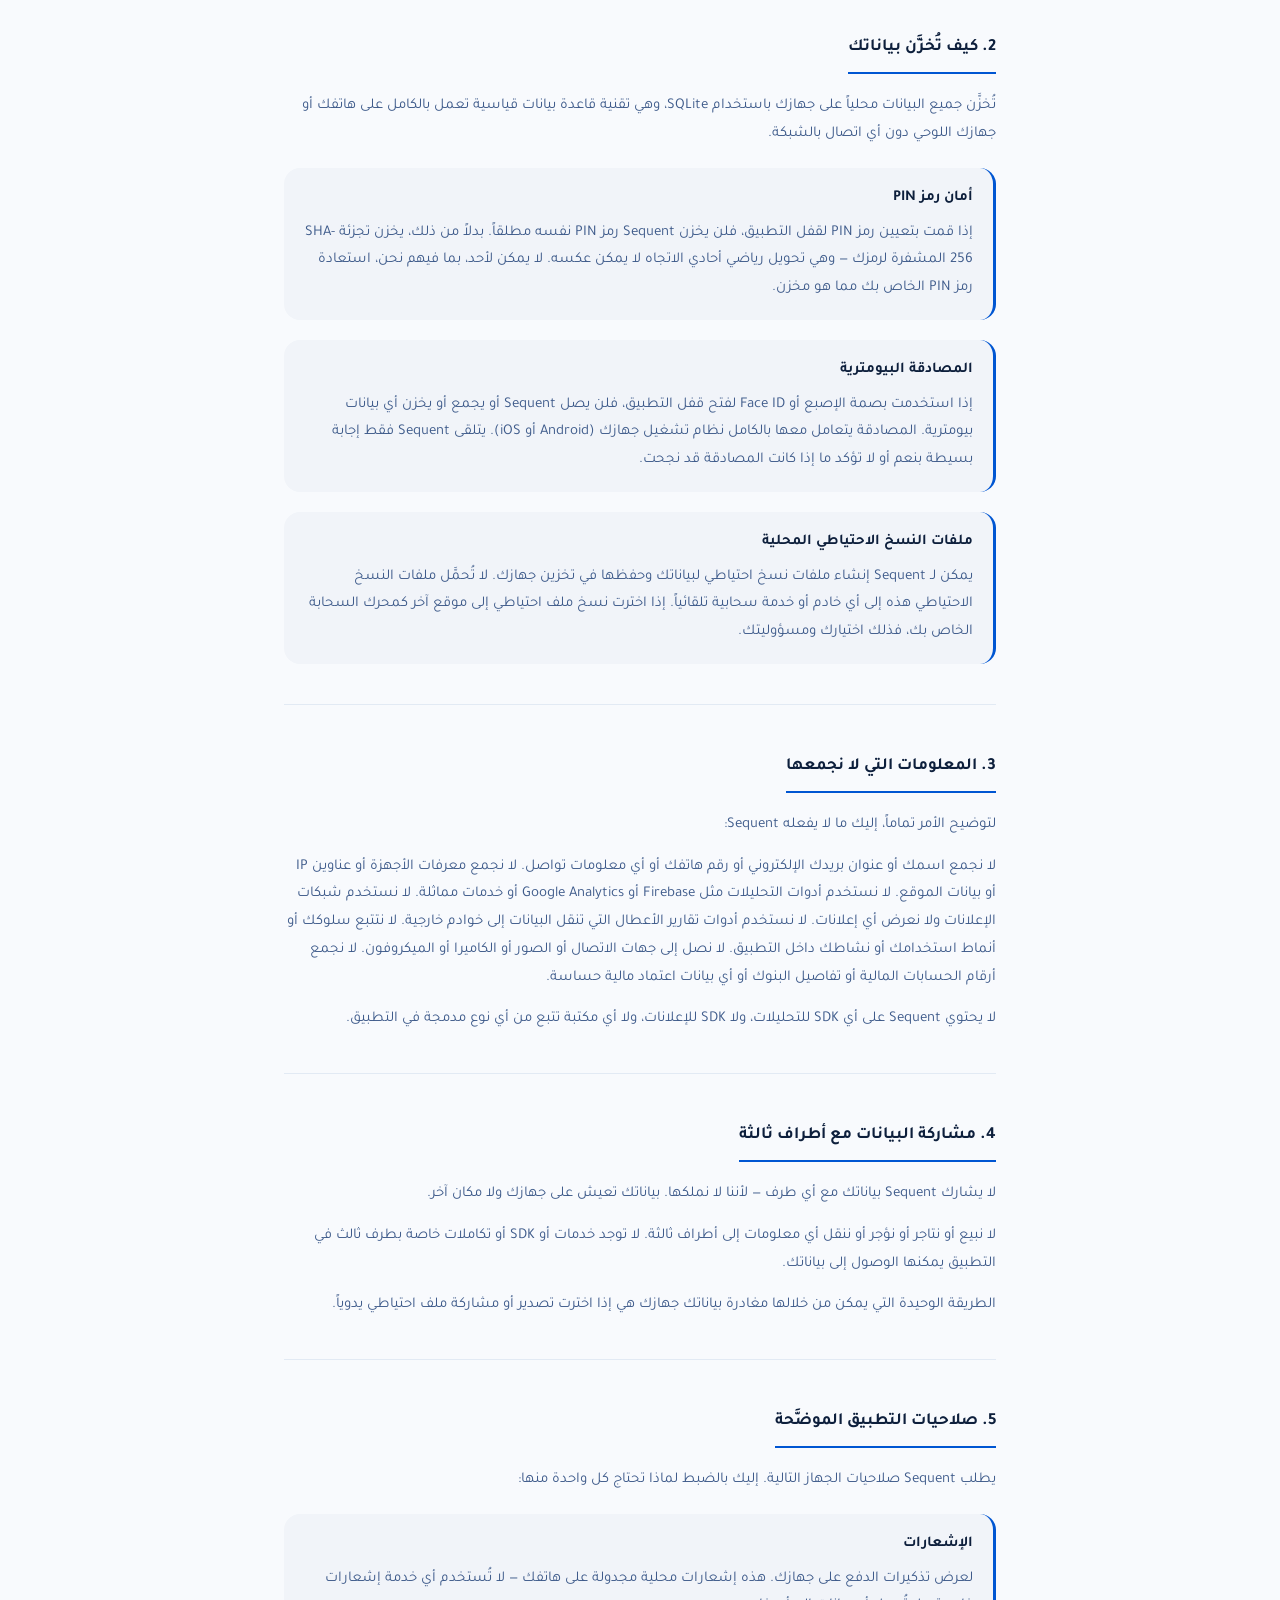
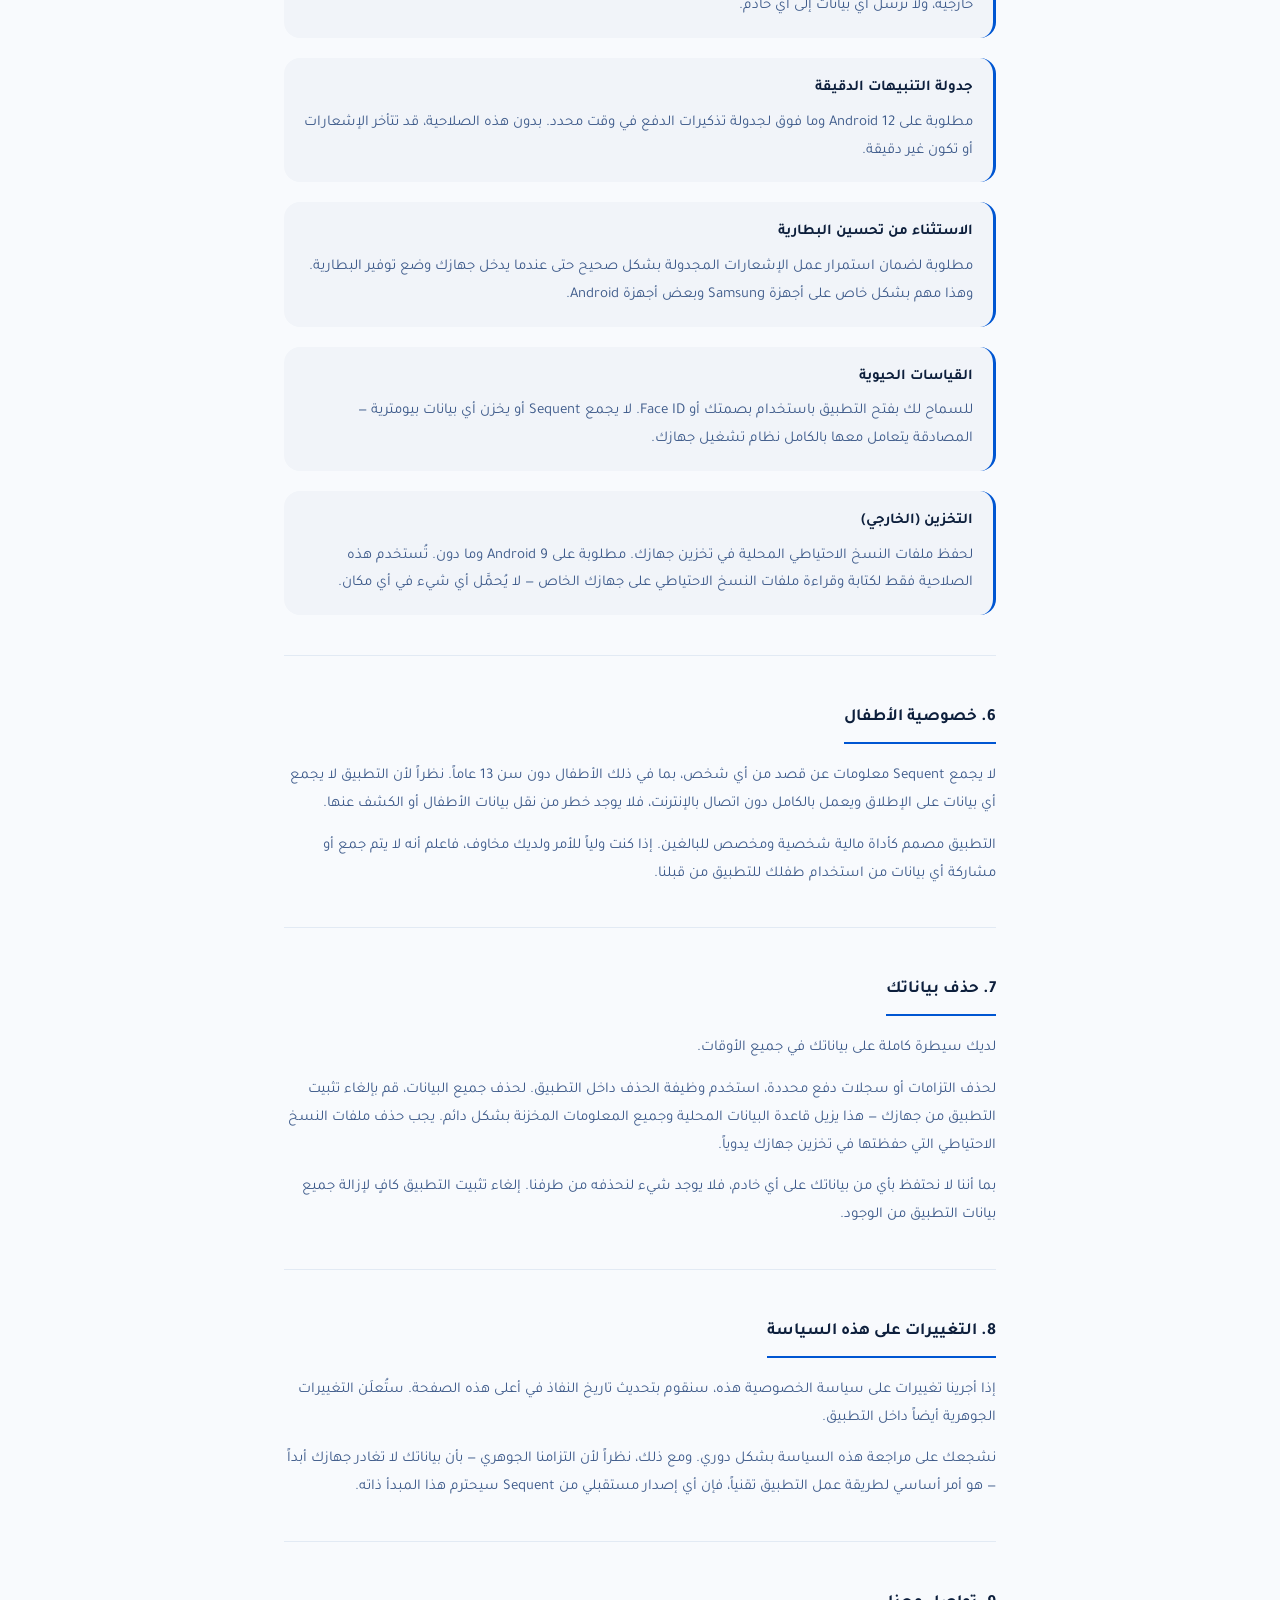
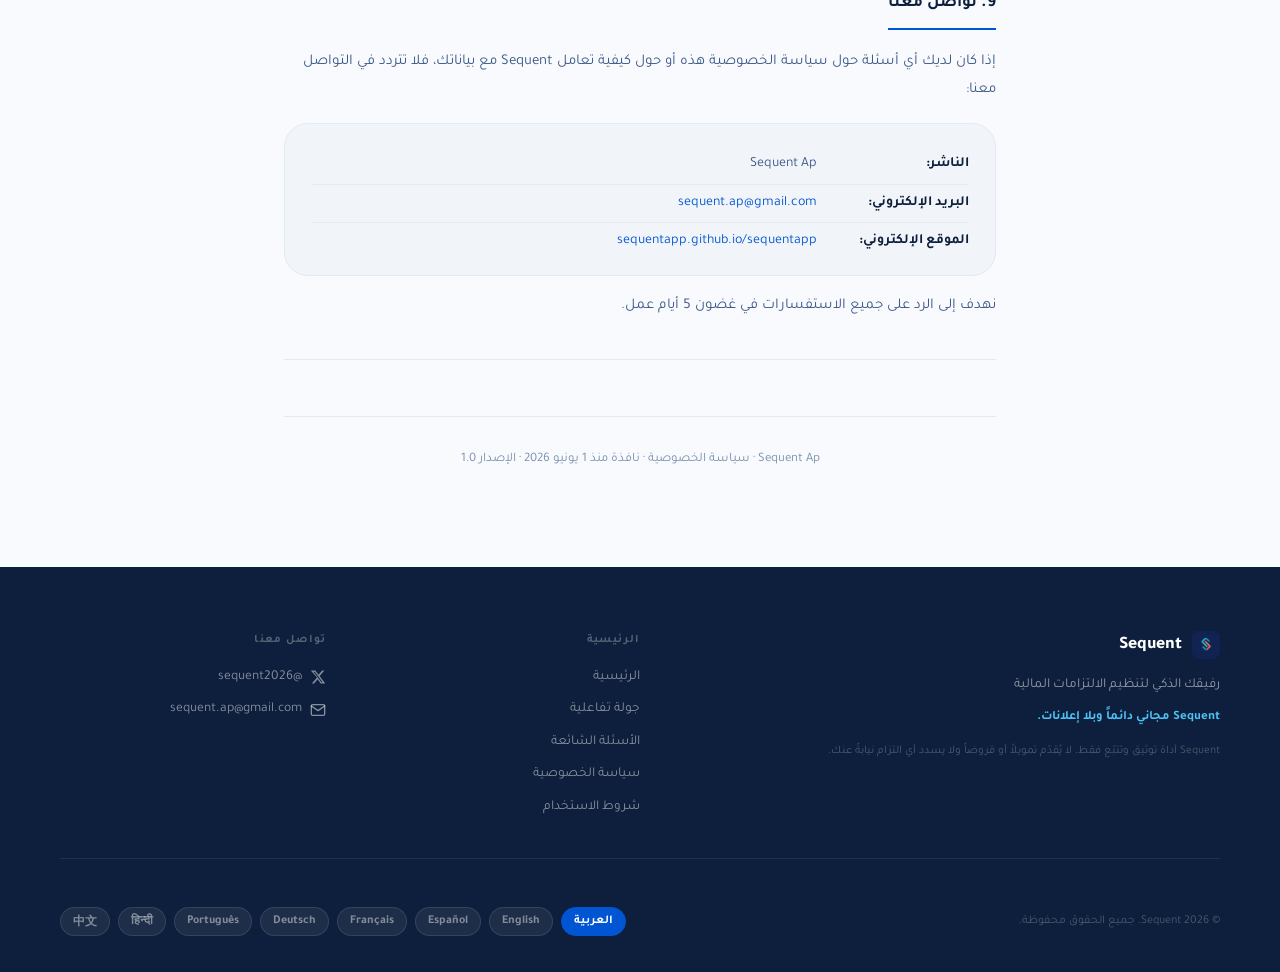
<file: privacy.html>
<!DOCTYPE html>
<html lang="ar" dir="rtl">
<head>
<meta charset="UTF-8">
<meta name="viewport" content="width=device-width, initial-scale=1.0">
<title data-i18n="pp_page_title">سياسة الخصوصية — Sequent</title>
<script>
(function(){
  var l=localStorage.getItem('sq_lang')||'ar';
  document.documentElement.lang=l;
  document.documentElement.dir=l==='ar'?'rtl':'ltr';
})();
</script>
<link rel="stylesheet" href="css/main.css">
<link rel="stylesheet" href="css/privacy.css">
<script src="i18n/ar.js" defer></script>
<script src="i18n/en.js" defer></script>
<script src="i18n/es.js" defer></script>
<script src="i18n/fr.js" defer></script>
<script src="i18n/de.js" defer></script>
<script src="i18n/pt.js" defer></script>
<script src="i18n/hi.js" defer></script>
<script src="i18n/zh.js" defer></script>
</head>
<body>

<div class="site-banner" id="site-banner">
  <img src="assets/images/banner.png" alt="Sequent">
</div>

<nav class="nav" id="main-nav">
  <div class="nav-inner">
    <ul class="nav-links">
      <li><a href="index.html#ch1" data-i18n="nav_story">فصول القصة</a></li>
      <li><a href="tour.html" data-i18n="nav_tour">جولة تفاعلية</a></li>
      <li><a href="faq.html" data-i18n="nav_faq">الأسئلة الشائعة</a></li>
    </ul>
    <a href="index.html" class="nav-logo">
      <img src="assets/images/app_icon.png" alt="Sequent">
      <span data-i18n="nav_logo_label">Sequent</span>
    </a>
    <div class="nav-actions">
      <div class="nav-lang-wrap">
        <button class="nav-lang-btn" id="lang-btn" aria-haspopup="true" aria-expanded="false">
          <svg viewBox="0 0 24 24" fill="none" stroke="currentColor" stroke-width="2" stroke-linecap="round" stroke-linejoin="round"><circle cx="12" cy="12" r="10"/><line x1="2" y1="12" x2="22" y2="12"/><path d="M12 2a15.3 15.3 0 0 1 4 10 15.3 15.3 0 0 1-4 10 15.3 15.3 0 0 1-4-10 15.3 15.3 0 0 1 4-10z"/></svg>
          <span id="lang-label">العربية</span>
          <svg viewBox="0 0 24 24" fill="none" stroke="currentColor" stroke-width="2.5" stroke-linecap="round" stroke-linejoin="round" width="12" height="12"><polyline points="6 9 12 15 18 9"/></svg>
        </button>
        <div class="nav-lang-dropdown" id="lang-dropdown">
          <button class="lang-opt" data-lang="ar">العربية</button>
          <button class="lang-opt" data-lang="en">English</button>
          <button class="lang-opt" data-lang="es">Español</button>
          <button class="lang-opt" data-lang="fr">Français</button>
          <button class="lang-opt" data-lang="de">Deutsch</button>
          <button class="lang-opt" data-lang="pt">Português</button>
          <button class="lang-opt" data-lang="hi">हिन्दी</button>
          <button class="lang-opt" data-lang="zh">中文</button>
        </div>
      </div>
      <button class="nav-hamburger" id="hamburger" aria-expanded="false">
        <span></span><span></span><span></span>
      </button>
    </div>
  </div>
</nav>
<div class="nav-mobile" id="mob-nav">
  <a href="index.html#ch1" data-i18n="nav_story">فصول القصة</a>
  <a href="tour.html" data-i18n="nav_tour">جولة تفاعلية</a>
  <a href="faq.html" data-i18n="nav_faq">الأسئلة الشائعة</a>
</div>

<header class="page-header">
  <div class="container">
    <a href="index.html" class="page-header-back" data-i18n="tour_back_home">← العودة للرئيسية</a>
    <h1 data-i18n="pp_hero_title">سياسة الخصوصية</h1>
    <p data-i18n="pp_hero_subtitle">كيف يتعامل Sequent مع بياناتك</p>
  </div>
</header>

<main>
  <section class="pp-section">
    <div class="pp-content">

      <!-- Effective date -->
      <div class="pp-meta">
        <svg width="14" height="14" viewBox="0 0 24 24" fill="none" stroke="currentColor" stroke-width="2" stroke-linecap="round" stroke-linejoin="round"><rect x="3" y="4" width="18" height="18" rx="2" ry="2"/><line x1="16" y1="2" x2="16" y2="6"/><line x1="8" y1="2" x2="8" y2="6"/><line x1="3" y1="10" x2="21" y2="10"/></svg>
        <span data-i18n="pp_effective_date">تاريخ النفاذ: 1 يونيو 2026</span>
      </div>

      <!-- Introduction -->
      <div class="pp-intro">
        <p class="pp-body" data-i18n="pp_intro_p1">Sequent هو تطبيق لتتبع الالتزامات المالية الشخصية والأقساط.</p>
        <p class="pp-body" data-i18n="pp_intro_p2">توضح سياسة الخصوصية هذه المعلومات التي يتعامل معها Sequent.</p>
        <p class="pp-body" data-i18n="pp_intro_p3">أهم ما يمكننا قوله مقدماً: يعمل Sequent بالكامل دون إنترنت.</p>
      </div>

      <!-- Section 1: Information We Collect -->
      <div class="pp-block">
        <div class="pp-section-title" data-i18n="pp_s1_title">1. المعلومات التي نجمعها</div>
        <p class="pp-body" data-i18n="pp_s1_p1">لا يجمع Sequent أي معلومات شخصية.</p>
        <p class="pp-body" data-i18n="pp_s1_p2">البيانات المالية التي تسجلها تُخزَّن في قاعدة بيانات SQLite محلية على جهازك.</p>
        <p class="pp-body" data-i18n="pp_s1_p3">المعلومات الوحيدة التي يخزنها Sequent على جهازك هي ما تختار إدخاله صراحةً:</p>
        <ul class="pp-list">
          <li data-i18n="pp_s1_li1">اسمك، إذا اخترت تقديمه</li>
          <li data-i18n="pp_s1_li2">تفاصيل الالتزامات المالية كالأسماء والمبالغ وتواريخ الاستحقاق</li>
          <li data-i18n="pp_s1_li3">سجلات المدفوعات والتاريخ</li>
          <li data-i18n="pp_s1_li4">إعدادات التطبيق وتفضيلاته بما في ذلك اللغة والعملة ووقت الإشعارات</li>
          <li data-i18n="pp_s1_li5">تجزئة مشفرة لرمز PIN الخاص بك، إذا اخترت تعيينه</li>
        </ul>
      </div>

      <!-- Section 2: How Your Data Is Stored -->
      <div class="pp-block">
        <div class="pp-section-title" data-i18n="pp_s2_title">2. كيف تُخزَّن بياناتك</div>
        <p class="pp-body" data-i18n="pp_s2_p1">تُخزَّن جميع البيانات محلياً على جهازك باستخدام SQLite.</p>
        <div class="pp-subsection">
          <div class="pp-subsection-title" data-i18n="pp_s2_pin_title">أمان رمز PIN</div>
          <p class="pp-body" data-i18n="pp_s2_pin_p1">إذا قمت بتعيين رمز PIN لقفل التطبيق، فلن يخزن Sequent رمز PIN نفسه مطلقاً.</p>
        </div>
        <div class="pp-subsection">
          <div class="pp-subsection-title" data-i18n="pp_s2_bio_title">المصادقة البيومترية</div>
          <p class="pp-body" data-i18n="pp_s2_bio_p1">إذا استخدمت بصمة الإصبع أو Face ID، فلن يصل Sequent أو يجمع أو يخزن أي بيانات بيومترية.</p>
        </div>
        <div class="pp-subsection">
          <div class="pp-subsection-title" data-i18n="pp_s2_backup_title">ملفات النسخ الاحتياطي المحلية</div>
          <p class="pp-body" data-i18n="pp_s2_backup_p1">يمكن لـ Sequent إنشاء ملفات نسخ احتياطي لبياناتك وحفظها في تخزين جهازك.</p>
        </div>
      </div>

      <!-- Section 3: Information We Do Not Collect -->
      <div class="pp-block">
        <div class="pp-section-title" data-i18n="pp_s3_title">3. المعلومات التي لا نجمعها</div>
        <p class="pp-body" data-i18n="pp_s3_p1">لتوضيح الأمر تماماً، إليك ما لا يفعله Sequent:</p>
        <p class="pp-body" data-i18n="pp_s3_p2">لا نجمع اسمك أو عنوان بريدك الإلكتروني أو رقم هاتفك أو أي معلومات تواصل.</p>
        <p class="pp-body" data-i18n="pp_s3_p3">لا يحتوي Sequent على أي SDK للتحليلات، ولا SDK للإعلانات، ولا أي مكتبة تتبع من أي نوع.</p>
      </div>

      <!-- Section 4: Data Sharing and Third Parties -->
      <div class="pp-block">
        <div class="pp-section-title" data-i18n="pp_s4_title">4. مشاركة البيانات مع أطراف ثالثة</div>
        <p class="pp-body" data-i18n="pp_s4_p1">لا يشارك Sequent بياناتك مع أي طرف — لأننا لا نملكها.</p>
        <p class="pp-body" data-i18n="pp_s4_p2">لا نبيع أو نتاجر أو نؤجر أو ننقل أي معلومات إلى أطراف ثالثة.</p>
        <p class="pp-body" data-i18n="pp_s4_p3">الطريقة الوحيدة التي يمكن من خلالها مغادرة بياناتك جهازك هي إذا اخترت تصدير أو مشاركة ملف احتياطي يدوياً.</p>
      </div>

      <!-- Section 5: App Permissions Explained -->
      <div class="pp-block">
        <div class="pp-section-title" data-i18n="pp_s5_title">5. صلاحيات التطبيق الموضَّحة</div>
        <p class="pp-body" data-i18n="pp_s5_intro">يطلب Sequent صلاحيات الجهاز التالية.</p>
        <div class="pp-subsection">
          <div class="pp-subsection-title" data-i18n="pp_s5_notif_title">الإشعارات</div>
          <p class="pp-body" data-i18n="pp_s5_notif_p1">لعرض تذكيرات الدفع على جهازك.</p>
        </div>
        <div class="pp-subsection">
          <div class="pp-subsection-title" data-i18n="pp_s5_alarm_title">جدولة التنبيهات الدقيقة</div>
          <p class="pp-body" data-i18n="pp_s5_alarm_p1">مطلوبة على Android 12 وما فوق لجدولة تذكيرات الدفع في وقت محدد.</p>
        </div>
        <div class="pp-subsection">
          <div class="pp-subsection-title" data-i18n="pp_s5_battery_title">الاستثناء من تحسين البطارية</div>
          <p class="pp-body" data-i18n="pp_s5_battery_p1">مطلوبة لضمان استمرار عمل الإشعارات المجدولة بشكل صحيح.</p>
        </div>
        <div class="pp-subsection">
          <div class="pp-subsection-title" data-i18n="pp_s5_bio_title">القياسات الحيوية</div>
          <p class="pp-body" data-i18n="pp_s5_bio_p1">للسماح لك بفتح التطبيق باستخدام بصمتك أو Face ID.</p>
        </div>
        <div class="pp-subsection">
          <div class="pp-subsection-title" data-i18n="pp_s5_storage_title">التخزين (الخارجي)</div>
          <p class="pp-body" data-i18n="pp_s5_storage_p1">لحفظ ملفات النسخ الاحتياطي المحلية في تخزين جهازك.</p>
        </div>
      </div>

      <!-- Section 6: Children's Privacy -->
      <div class="pp-block">
        <div class="pp-section-title" data-i18n="pp_s6_title">6. خصوصية الأطفال</div>
        <p class="pp-body" data-i18n="pp_s6_p1">لا يجمع Sequent معلومات عن قصد من أي شخص، بما في ذلك الأطفال دون سن 13 عاماً.</p>
        <p class="pp-body" data-i18n="pp_s6_p2">التطبيق مصمم كأداة مالية شخصية ومخصص للبالغين.</p>
      </div>

      <!-- Section 7: Deleting Your Data -->
      <div class="pp-block">
        <div class="pp-section-title" data-i18n="pp_s7_title">7. حذف بياناتك</div>
        <p class="pp-body" data-i18n="pp_s7_p1">لديك سيطرة كاملة على بياناتك في جميع الأوقات.</p>
        <p class="pp-body" data-i18n="pp_s7_p2">لحذف التزامات أو سجلات دفع محددة، استخدم وظيفة الحذف داخل التطبيق.</p>
        <p class="pp-body" data-i18n="pp_s7_p3">بما أننا لا نحتفظ بأي من بياناتك على أي خادم، فلا يوجد شيء لنحذفه من طرفنا.</p>
      </div>

      <!-- Section 8: Changes to This Policy -->
      <div class="pp-block">
        <div class="pp-section-title" data-i18n="pp_s8_title">8. التغييرات على هذه السياسة</div>
        <p class="pp-body" data-i18n="pp_s8_p1">إذا أجرينا تغييرات على سياسة الخصوصية هذه، سنقوم بتحديث تاريخ النفاذ في أعلى هذه الصفحة.</p>
        <p class="pp-body" data-i18n="pp_s8_p2">نشجعك على مراجعة هذه السياسة بشكل دوري.</p>
      </div>

      <!-- Section 9: Contact Us -->
      <div class="pp-block">
        <div class="pp-section-title" data-i18n="pp_s9_title">9. تواصل معنا</div>
        <p class="pp-body" data-i18n="pp_s9_p1">إذا كان لديك أي أسئلة حول سياسة الخصوصية هذه، فلا تتردد في التواصل معنا:</p>
        <div class="pp-contact-card">
          <div class="pp-contact-row">
            <span class="pp-contact-label" data-i18n="pp_s9_publisher_label">الناشر:</span>
            <span>Sequent Ap</span>
          </div>
          <div class="pp-contact-row">
            <span class="pp-contact-label" data-i18n="pp_s9_email_label">البريد الإلكتروني:</span>
            <a href="mailto:sequent.ap@gmail.com">sequent.ap@gmail.com</a>
          </div>
          <div class="pp-contact-row">
            <span class="pp-contact-label" data-i18n="pp_s9_website_label">الموقع الإلكتروني:</span>
            <a href="https://sequentapp.github.io/sequentapp/" target="_blank" rel="noopener">sequentapp.github.io/sequentapp</a>
          </div>
        </div>
        <p class="pp-body" style="margin-top:16px;" data-i18n="pp_s9_response">نهدف إلى الرد على جميع الاستفسارات في غضون 5 أيام عمل.</p>
      </div>

      <!-- Footer note -->
      <div class="pp-footer-note" data-i18n="pp_footer_note">Sequent Ap · سياسة الخصوصية · نافذة منذ 1 يونيو 2026 · الإصدار 1.0</div>

    </div>
  </section>
</main>

<footer class="footer">
  <div class="footer-top">
    <div>
      <div class="footer-logo"><img src="assets/images/app_icon.png" alt="Sequent"><span data-i18n="nav_logo_label">Sequent</span></div>
      <p class="footer-tagline" data-i18n="footer_tagline">رفيقك الذكي لتنظيم الالتزامات المالية.</p>
      <p class="footer-free" data-i18n="footer_free">✦ Sequent مجاني دائماً وبلا إعلانات.</p>
      <p class="footer-disc" data-i18n="footer_disclaimer">Sequent أداة توثيق وتتبع فقط.</p>
    </div>
    <div>
      <div class="footer-col-title" data-i18n="nav_home">تصفح</div>
      <div class="footer-links">
        <a href="index.html" data-i18n="footer_home">الرئيسية</a>
        <a href="tour.html" data-i18n="footer_tour">جولة تفاعلية</a>
        <a href="faq.html" data-i18n="footer_faq">الأسئلة الشائعة</a>
        <a href="privacy.html" class="active" data-i18n="footer_privacy">سياسة الخصوصية</a>
        <a href="terms.html" data-i18n="footer_terms">شروط الاستخدام</a>
      </div>
    </div>
    <div>
      <div class="footer-col-title" data-i18n="footer_contact">تواصل معنا</div>
      <a href="https://x.com/sequent2026" target="_blank" rel="noopener" class="footer-social-link">
        <svg viewBox="0 0 24 24" fill="currentColor"><path d="M18.244 2.25h3.308l-7.227 8.26 8.502 11.24H16.17l-4.714-6.231-5.401 6.231H2.746l7.73-8.835L1.254 2.25H8.08l4.713 6.231zm-1.161 17.52h1.833L7.084 4.126H5.117z"/></svg>
        @sequent2026
      </a>
      <a href="mailto:sequent.ap@gmail.com" class="footer-social-link">
        <svg viewBox="0 0 24 24" fill="none" stroke="currentColor" stroke-width="2" stroke-linecap="round" stroke-linejoin="round"><path d="M4 4h16c1.1 0 2 .9 2 2v12c0 1.1-.9 2-2 2H4c-1.1 0-2-.9-2-2V6c0-1.1.9-2 2-2z"/><polyline points="22,6 12,13 2,6"/></svg>
        sequent.ap@gmail.com
      </a>
    </div>
  </div>
  <div class="footer-bottom">
    <span class="footer-rights" data-i18n="footer_rights">© 2026 Sequent.</span>
    <div class="footer-langs-list">
      <button class="footer-lang-item" data-lang="ar">العربية</button>
      <button class="footer-lang-item" data-lang="en">English</button>
      <button class="footer-lang-item" data-lang="es">Español</button>
      <button class="footer-lang-item" data-lang="fr">Français</button>
      <button class="footer-lang-item" data-lang="de">Deutsch</button>
      <button class="footer-lang-item" data-lang="pt">Português</button>
      <button class="footer-lang-item" data-lang="hi">हिन्दी</button>
      <button class="footer-lang-item" data-lang="zh">中文</button>
    </div>
  </div>
</footer>

<script src="js/main.js"></script>
</body>
</html>
</file>
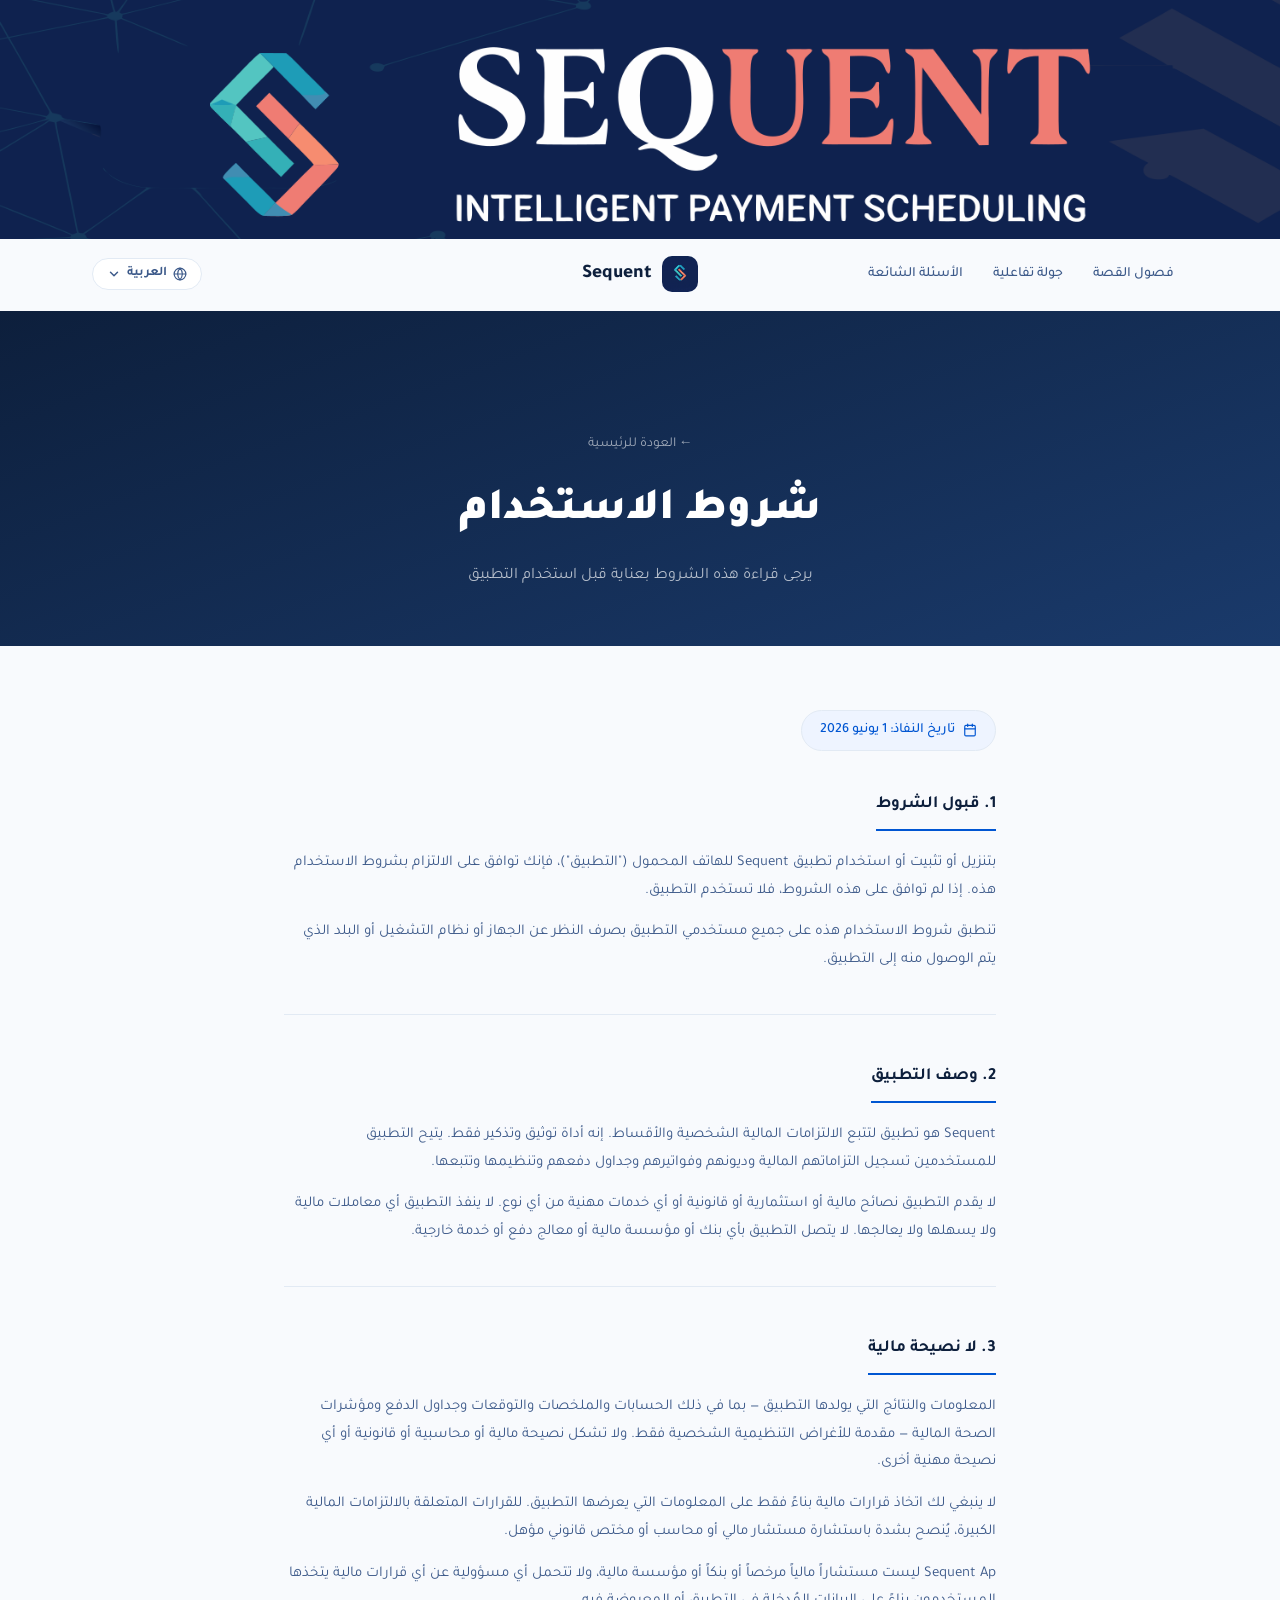
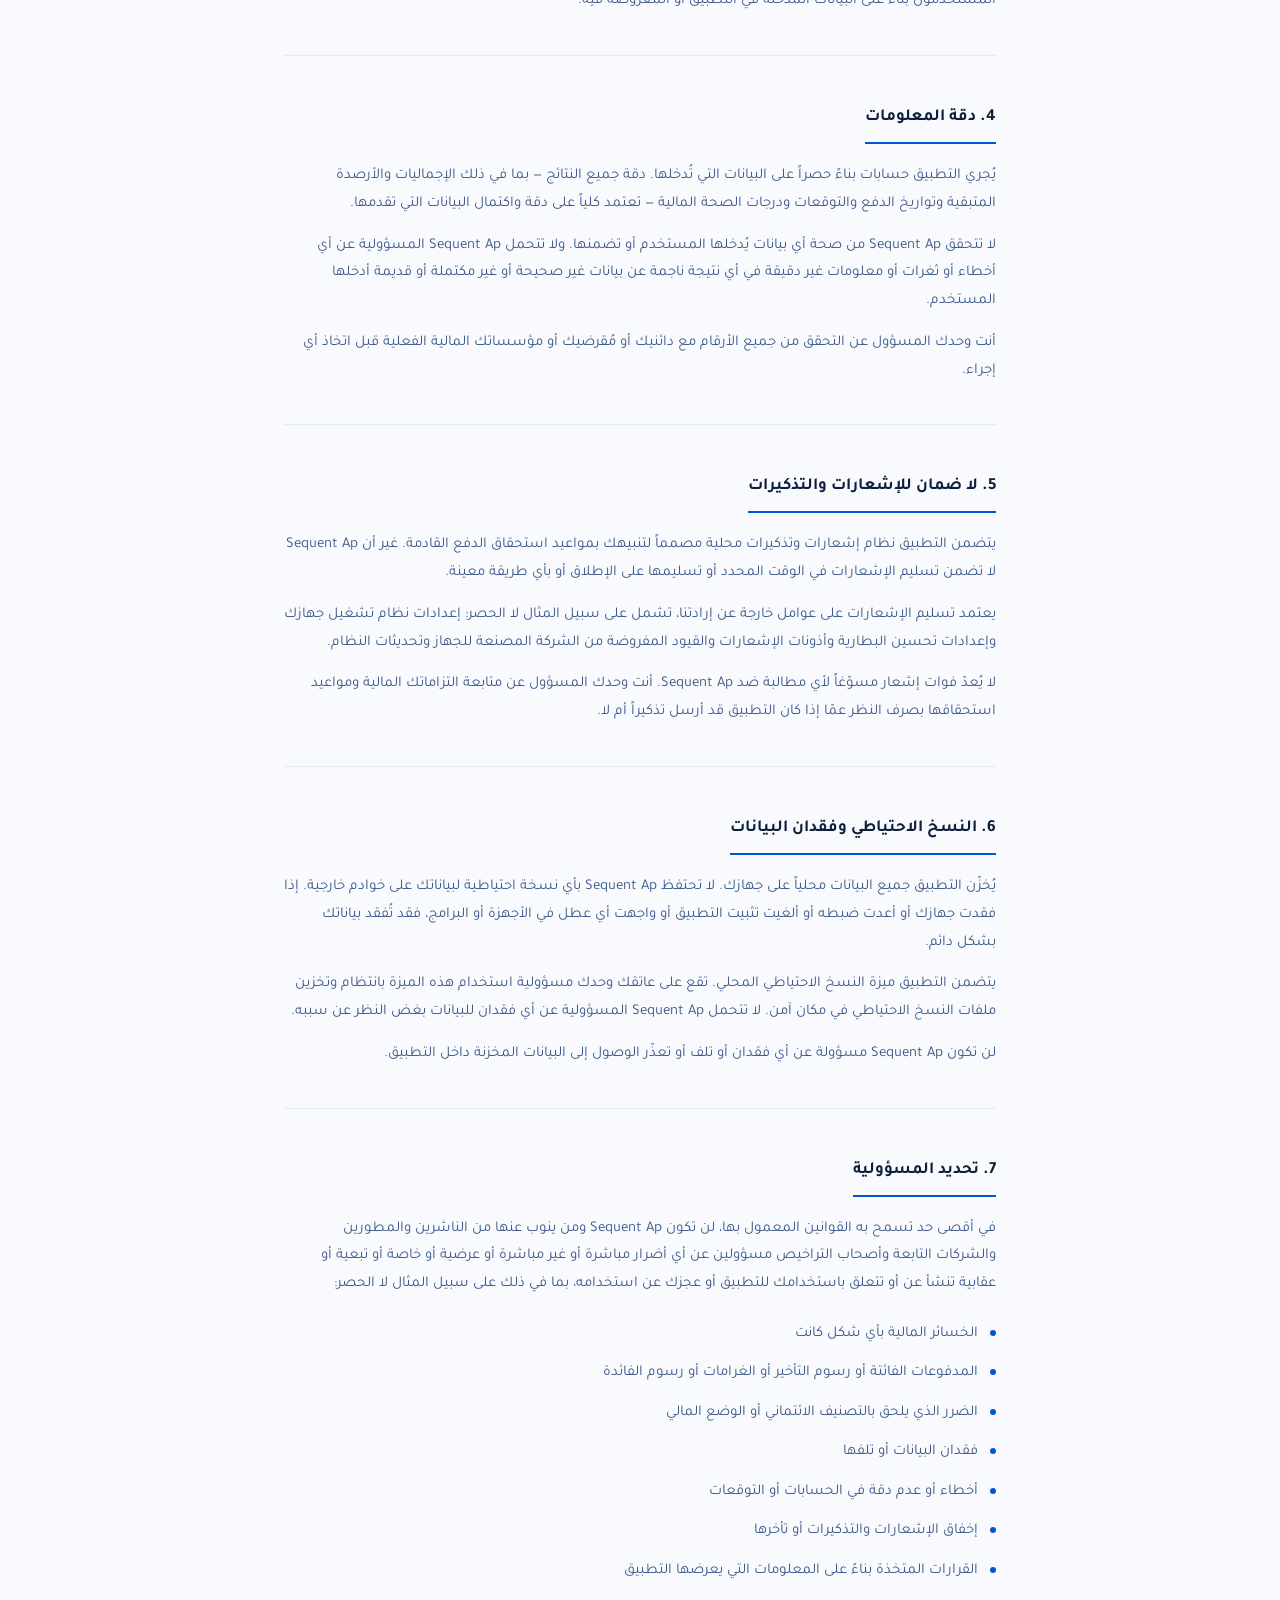
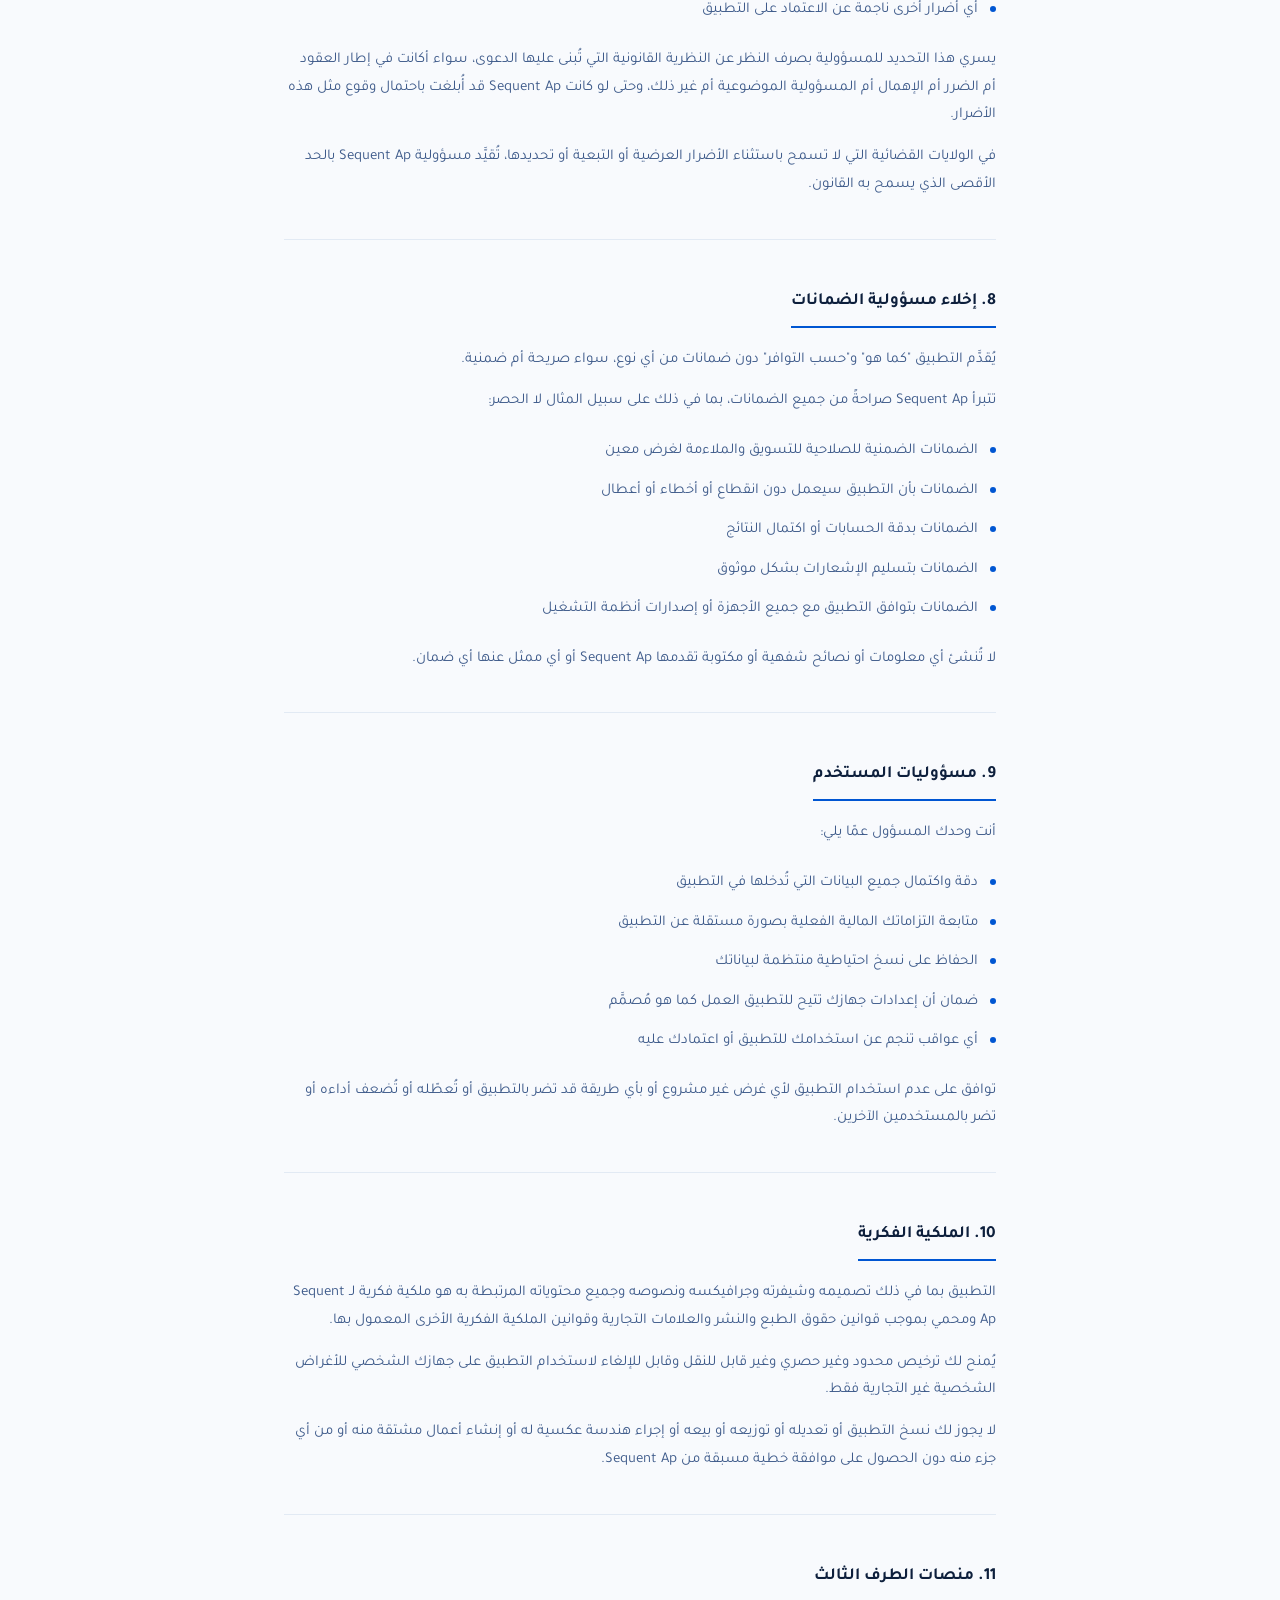
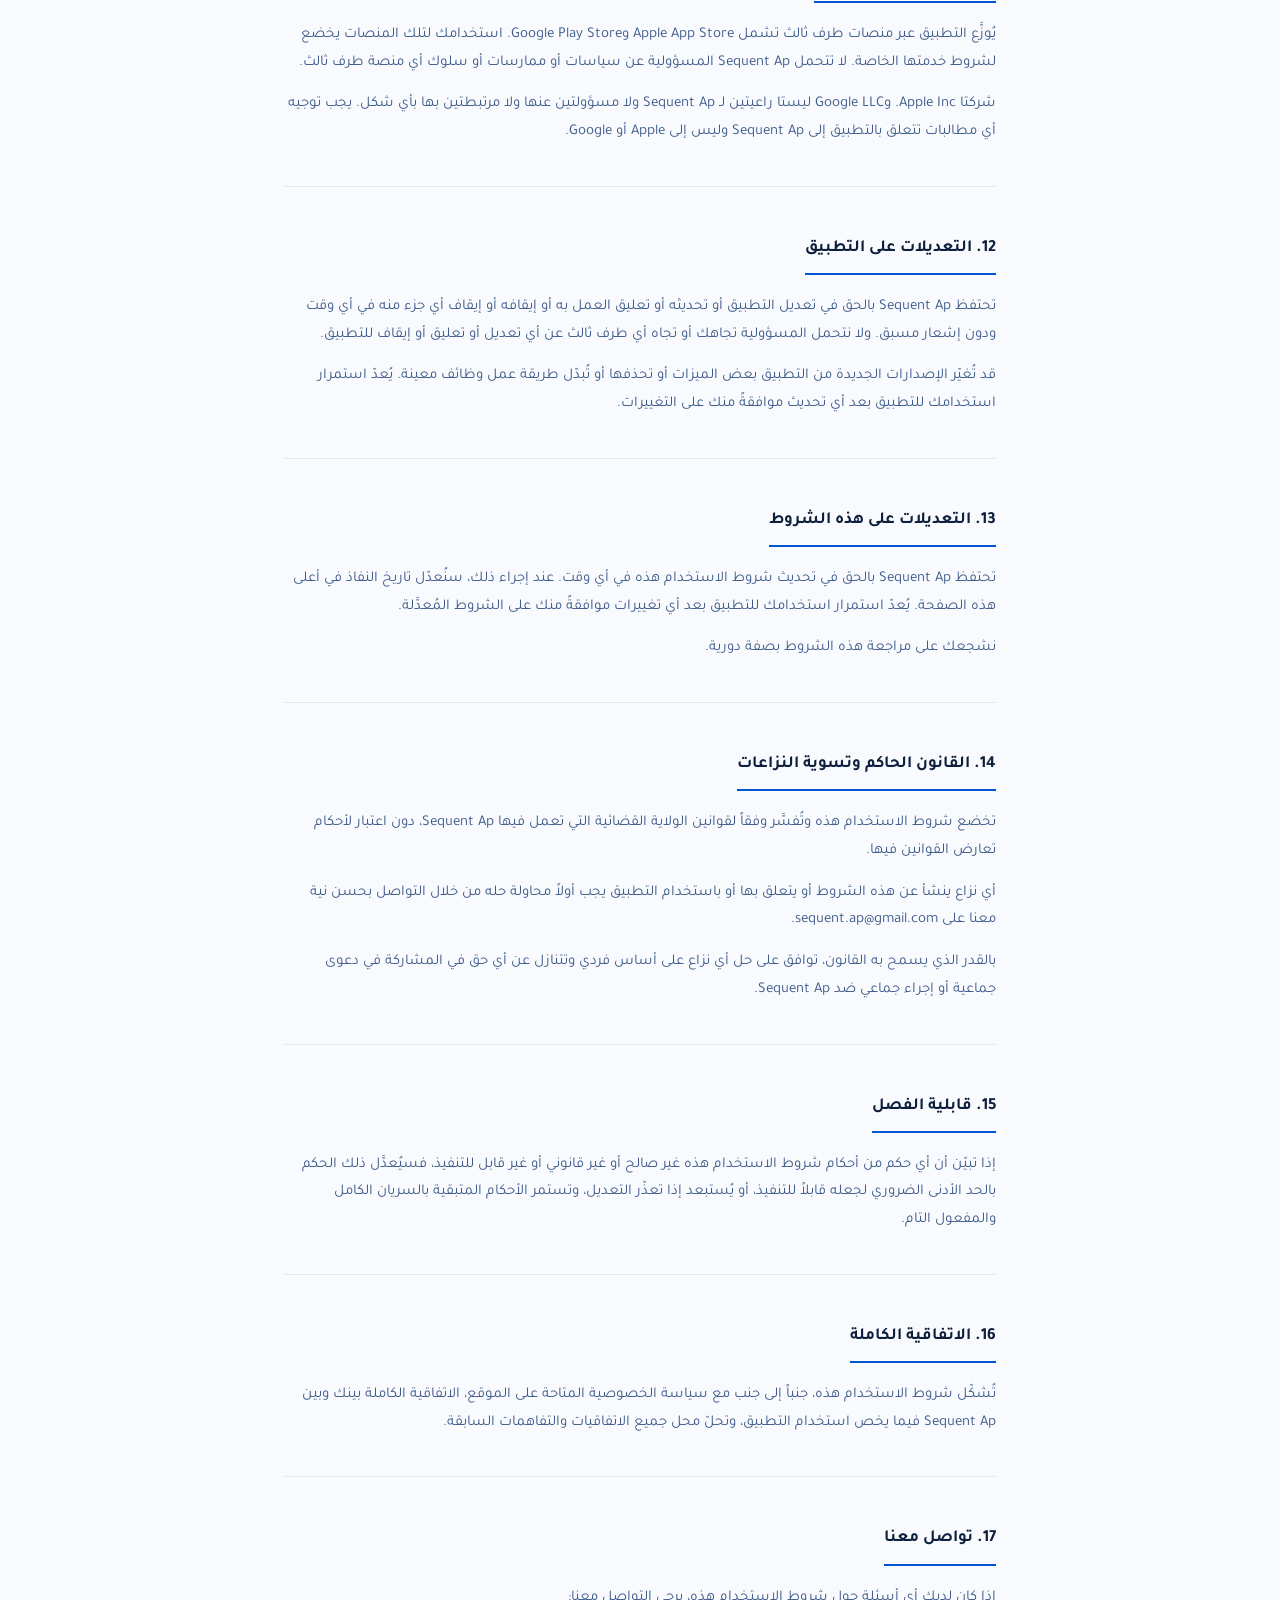
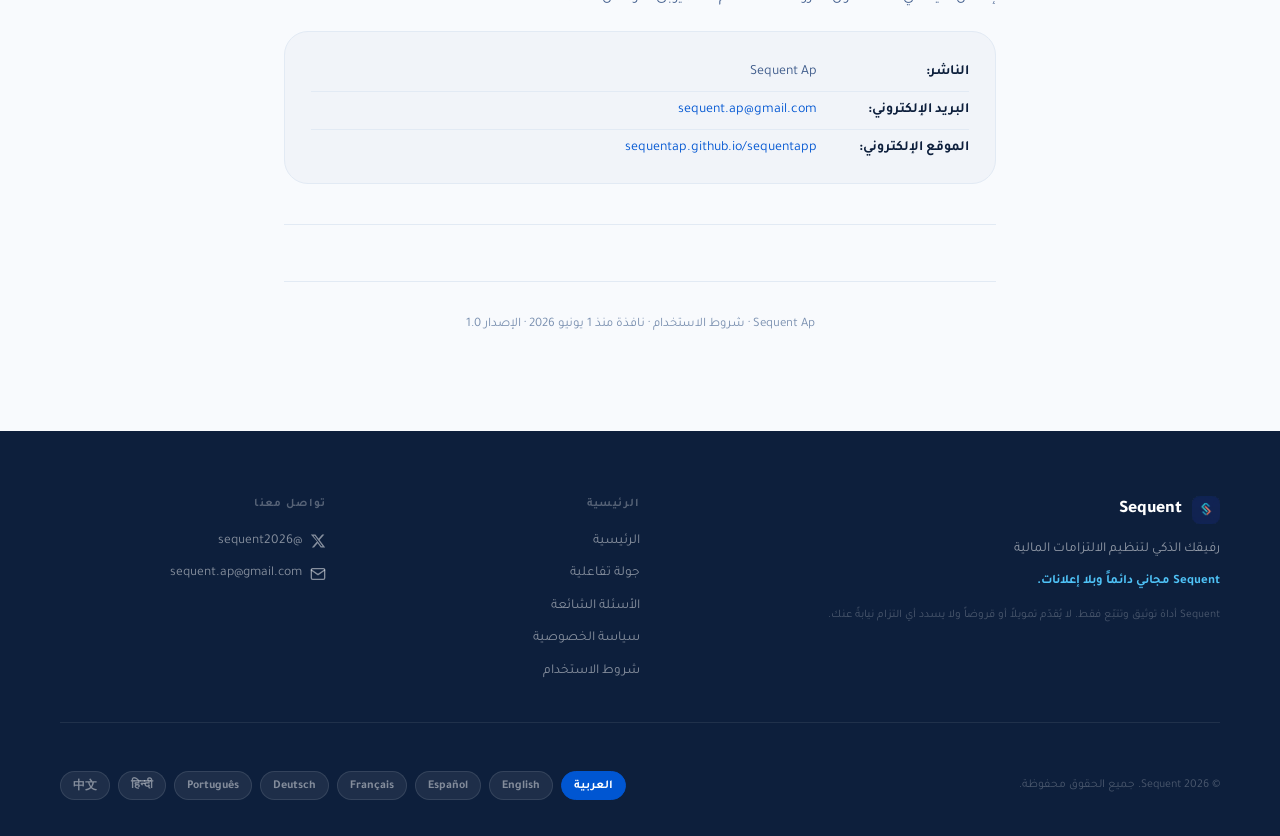
<file: terms.html>
<!DOCTYPE html>
<html lang="ar" dir="rtl">
<head>
<meta charset="UTF-8">
<meta name="viewport" content="width=device-width, initial-scale=1.0">
<title data-i18n="tu_page_title">شروط الاستخدام — Sequent</title>
<script>
(function(){
  var l=localStorage.getItem('sq_lang')||'ar';
  document.documentElement.lang=l;
  document.documentElement.dir=l==='ar'?'rtl':'ltr';
})();
</script>
<link rel="stylesheet" href="css/main.css">
<link rel="stylesheet" href="css/terms.css">
<script src="i18n/ar.js" defer></script>
<script src="i18n/en.js" defer></script>
<script src="i18n/es.js" defer></script>
<script src="i18n/fr.js" defer></script>
<script src="i18n/de.js" defer></script>
<script src="i18n/pt.js" defer></script>
<script src="i18n/hi.js" defer></script>
<script src="i18n/zh.js" defer></script>
</head>
<body>

<div class="site-banner" id="site-banner">
  <img src="assets/images/banner.png" alt="Sequent">
</div>

<nav class="nav" id="main-nav">
  <div class="nav-inner">
    <ul class="nav-links">
      <li><a href="index.html#ch1" data-i18n="nav_story">فصول القصة</a></li>
      <li><a href="tour.html" data-i18n="nav_tour">جولة تفاعلية</a></li>
      <li><a href="faq.html" data-i18n="nav_faq">الأسئلة الشائعة</a></li>
    </ul>
    <a href="index.html" class="nav-logo">
      <img src="assets/images/app_icon.png" alt="Sequent">
      <span data-i18n="nav_logo_label">Sequent</span>
    </a>
    <div class="nav-actions">
      <div class="nav-lang-wrap">
        <button class="nav-lang-btn" id="lang-btn" aria-haspopup="true" aria-expanded="false">
          <svg viewBox="0 0 24 24" fill="none" stroke="currentColor" stroke-width="2" stroke-linecap="round" stroke-linejoin="round"><circle cx="12" cy="12" r="10"/><line x1="2" y1="12" x2="22" y2="12"/><path d="M12 2a15.3 15.3 0 0 1 4 10 15.3 15.3 0 0 1-4 10 15.3 15.3 0 0 1-4-10 15.3 15.3 0 0 1 4-10z"/></svg>
          <span id="lang-label">العربية</span>
          <svg viewBox="0 0 24 24" fill="none" stroke="currentColor" stroke-width="2.5" stroke-linecap="round" stroke-linejoin="round" width="12" height="12"><polyline points="6 9 12 15 18 9"/></svg>
        </button>
        <div class="nav-lang-dropdown" id="lang-dropdown">
          <button class="lang-opt" data-lang="ar">العربية</button>
          <button class="lang-opt" data-lang="en">English</button>
          <button class="lang-opt" data-lang="es">Español</button>
          <button class="lang-opt" data-lang="fr">Français</button>
          <button class="lang-opt" data-lang="de">Deutsch</button>
          <button class="lang-opt" data-lang="pt">Português</button>
          <button class="lang-opt" data-lang="hi">हिन्दी</button>
          <button class="lang-opt" data-lang="zh">中文</button>
        </div>
      </div>
      <button class="nav-hamburger" id="hamburger" aria-expanded="false">
        <span></span><span></span><span></span>
      </button>
    </div>
  </div>
</nav>
<div class="nav-mobile" id="mob-nav">
  <a href="index.html#ch1" data-i18n="nav_story">فصول القصة</a>
  <a href="tour.html" data-i18n="nav_tour">جولة تفاعلية</a>
  <a href="faq.html" data-i18n="nav_faq">الأسئلة الشائعة</a>
</div>

<header class="page-header">
  <div class="container">
    <a href="index.html" class="page-header-back" data-i18n="tour_back_home">← العودة للرئيسية</a>
    <h1 data-i18n="tu_hero_title">شروط الاستخدام</h1>
    <p data-i18n="tu_hero_subtitle">يرجى قراءة هذه الشروط بعناية قبل استخدام التطبيق</p>
  </div>
</header>

<main>
  <section class="tu-section">
    <div class="tu-content">

      <!-- Effective date -->
      <div class="tu-meta">
        <svg width="14" height="14" viewBox="0 0 24 24" fill="none" stroke="currentColor" stroke-width="2" stroke-linecap="round" stroke-linejoin="round"><rect x="3" y="4" width="18" height="18" rx="2" ry="2"/><line x1="16" y1="2" x2="16" y2="6"/><line x1="8" y1="2" x2="8" y2="6"/><line x1="3" y1="10" x2="21" y2="10"/></svg>
        <span data-i18n="tu_effective_date">تاريخ النفاذ: 1 يونيو 2026</span>
      </div>

      <!-- Section 1 -->
      <div class="tu-block">
        <div class="tu-section-title" data-i18n="tu_s1_title">1. قبول الشروط</div>
        <p class="tu-body" data-i18n="tu_s1_p1">بتنزيل أو تثبيت أو استخدام التطبيق، فإنك توافق على الالتزام بشروط الاستخدام هذه.</p>
        <p class="tu-body" data-i18n="tu_s1_p2">تنطبق شروط الاستخدام هذه على جميع المستخدمين.</p>
      </div>

      <!-- Section 2 -->
      <div class="tu-block">
        <div class="tu-section-title" data-i18n="tu_s2_title">2. وصف التطبيق</div>
        <p class="tu-body" data-i18n="tu_s2_p1">Sequent هو تطبيق لتتبع الالتزامات المالية الشخصية والأقساط.</p>
        <p class="tu-body" data-i18n="tu_s2_p2">لا يقدم التطبيق نصائح مالية أو قانونية من أي نوع.</p>
      </div>

      <!-- Section 3 -->
      <div class="tu-block">
        <div class="tu-section-title" data-i18n="tu_s3_title">3. لا نصيحة مالية</div>
        <p class="tu-body" data-i18n="tu_s3_p1">النتائج التي يولدها التطبيق مقدمة للأغراض التنظيمية الشخصية فقط.</p>
        <p class="tu-body" data-i18n="tu_s3_p2">يُنصح بشدة باستشارة مختص مالي قبل اتخاذ قرارات مالية كبيرة.</p>
        <p class="tu-body" data-i18n="tu_s3_p3">Sequent Ap ليست مستشاراً مالياً مرخصاً ولا تتحمل مسؤولية القرارات المالية للمستخدمين.</p>
      </div>

      <!-- Section 4 -->
      <div class="tu-block">
        <div class="tu-section-title" data-i18n="tu_s4_title">4. دقة المعلومات</div>
        <p class="tu-body" data-i18n="tu_s4_p1">يُجري التطبيق حسابات بناءً حصراً على البيانات التي تُدخلها.</p>
        <p class="tu-body" data-i18n="tu_s4_p2">لا تتحقق Sequent Ap من صحة أي بيانات يُدخلها المستخدم.</p>
        <p class="tu-body" data-i18n="tu_s4_p3">أنت وحدك المسؤول عن التحقق من جميع الأرقام مع جهاتك المالية الفعلية.</p>
      </div>

      <!-- Section 5 -->
      <div class="tu-block">
        <div class="tu-section-title" data-i18n="tu_s5_title">5. لا ضمان للإشعارات والتذكيرات</div>
        <p class="tu-body" data-i18n="tu_s5_p1">لا تضمن Sequent Ap تسليم الإشعارات في الوقت المحدد أو تسليمها على الإطلاق.</p>
        <p class="tu-body" data-i18n="tu_s5_p2">يعتمد تسليم الإشعارات على عوامل خارجة عن إرادتنا.</p>
        <p class="tu-body" data-i18n="tu_s5_p3">أنت وحدك المسؤول عن متابعة التزاماتك المالية ومواعيد استحقاقها.</p>
      </div>

      <!-- Section 6 -->
      <div class="tu-block">
        <div class="tu-section-title" data-i18n="tu_s6_title">6. النسخ الاحتياطي وفقدان البيانات</div>
        <p class="tu-body" data-i18n="tu_s6_p1">يُخزّن التطبيق جميع البيانات محلياً على جهازك. لا تحتفظ Sequent Ap بأي نسخة احتياطية على خوادم خارجية.</p>
        <p class="tu-body" data-i18n="tu_s6_p2">يتضمن التطبيق ميزة النسخ الاحتياطي المحلي. استخدامها مسؤوليتك وحدك.</p>
        <p class="tu-body" data-i18n="tu_s6_p3">لن تكون Sequent Ap مسؤولة عن أي فقدان أو تلف للبيانات المخزنة داخل التطبيق.</p>
      </div>

      <!-- Section 7 — with list -->
      <div class="tu-block">
        <div class="tu-section-title" data-i18n="tu_s7_title">7. تحديد المسؤولية</div>
        <p class="tu-body" data-i18n="tu_s7_p1">في أقصى حد تسمح به القوانين، لن تكون Sequent Ap مسؤولة عن أي أضرار تشمل على سبيل المثال:</p>
        <ul class="tu-list">
          <li data-i18n="tu_s7_li1">الخسائر المالية بأي شكل كانت</li>
          <li data-i18n="tu_s7_li2">المدفوعات الفائتة أو رسوم التأخير أو الغرامات أو رسوم الفائدة</li>
          <li data-i18n="tu_s7_li3">الضرر الذي يلحق بالتصنيف الائتماني أو الوضع المالي</li>
          <li data-i18n="tu_s7_li4">فقدان البيانات أو تلفها</li>
          <li data-i18n="tu_s7_li5">أخطاء أو عدم دقة في الحسابات أو التوقعات</li>
          <li data-i18n="tu_s7_li6">إخفاق الإشعارات والتذكيرات أو تأخرها</li>
          <li data-i18n="tu_s7_li7">القرارات المتخذة بناءً على المعلومات التي يعرضها التطبيق</li>
          <li data-i18n="tu_s7_li8">أي أضرار أخرى ناجمة عن الاعتماد على التطبيق</li>
        </ul>
        <p class="tu-body" data-i18n="tu_s7_p2">يسري هذا التحديد بصرف النظر عن النظرية القانونية وحتى لو أُبلغت Sequent Ap باحتمال وقوع مثل هذه الأضرار.</p>
        <p class="tu-body" data-i18n="tu_s7_p3">في الولايات القضائية التي لا تسمح بذلك، تُقيَّد مسؤولية Sequent Ap بالحد الأقصى الذي يسمح به القانون.</p>
      </div>

      <!-- Section 8 — with list -->
      <div class="tu-block">
        <div class="tu-section-title" data-i18n="tu_s8_title">8. إخلاء مسؤولية الضمانات</div>
        <p class="tu-body" data-i18n="tu_s8_p1">يُقدَّم التطبيق "كما هو" و"حسب التوافر" دون ضمانات من أي نوع.</p>
        <p class="tu-body" data-i18n="tu_s8_p2">تتبرأ Sequent Ap صراحةً من جميع الضمانات، بما في ذلك:</p>
        <ul class="tu-list">
          <li data-i18n="tu_s8_li1">الضمانات الضمنية للصلاحية للتسويق والملاءمة لغرض معين</li>
          <li data-i18n="tu_s8_li2">الضمانات بأن التطبيق سيعمل دون انقطاع أو أخطاء أو أعطال</li>
          <li data-i18n="tu_s8_li3">الضمانات بدقة الحسابات أو اكتمال النتائج</li>
          <li data-i18n="tu_s8_li4">الضمانات بتسليم الإشعارات بشكل موثوق</li>
          <li data-i18n="tu_s8_li5">الضمانات بتوافق التطبيق مع جميع الأجهزة أو أنظمة التشغيل</li>
        </ul>
        <p class="tu-body" data-i18n="tu_s8_p3">لا تُنشئ أي معلومات أو نصائح شفهية أو مكتوبة من Sequent Ap أي ضمان.</p>
      </div>

      <!-- Section 9 — with list -->
      <div class="tu-block">
        <div class="tu-section-title" data-i18n="tu_s9_title">9. مسؤوليات المستخدم</div>
        <p class="tu-body" data-i18n="tu_s9_p1">أنت وحدك المسؤول عمّا يلي:</p>
        <ul class="tu-list">
          <li data-i18n="tu_s9_li1">دقة واكتمال جميع البيانات التي تُدخلها في التطبيق</li>
          <li data-i18n="tu_s9_li2">متابعة التزاماتك المالية الفعلية بصورة مستقلة عن التطبيق</li>
          <li data-i18n="tu_s9_li3">الحفاظ على نسخ احتياطية منتظمة لبياناتك</li>
          <li data-i18n="tu_s9_li4">ضمان أن إعدادات جهازك تتيح للتطبيق العمل كما هو مُصمَّم</li>
          <li data-i18n="tu_s9_li5">أي عواقب تنجم عن استخدامك للتطبيق أو اعتمادك عليه</li>
        </ul>
        <p class="tu-body" data-i18n="tu_s9_p2">توافق على عدم استخدام التطبيق لأي غرض غير مشروع أو بأي طريقة قد تضر بالتطبيق أو المستخدمين الآخرين.</p>
      </div>

      <!-- Section 10 -->
      <div class="tu-block">
        <div class="tu-section-title" data-i18n="tu_s10_title">10. الملكية الفكرية</div>
        <p class="tu-body" data-i18n="tu_s10_p1">التطبيق بجميع محتوياته هو ملكية فكرية لـ Sequent Ap ومحمي بموجب قوانين حقوق الطبع والنشر والعلامات التجارية.</p>
        <p class="tu-body" data-i18n="tu_s10_p2">يُمنح لك ترخيص محدود وغير حصري للاستخدام الشخصي غير التجاري فقط.</p>
        <p class="tu-body" data-i18n="tu_s10_p3">لا يجوز لك نسخ التطبيق أو تعديله أو توزيعه أو بيعه دون موافقة خطية مسبقة من Sequent Ap.</p>
      </div>

      <!-- Section 11 -->
      <div class="tu-block">
        <div class="tu-section-title" data-i18n="tu_s11_title">11. منصات الطرف الثالث</div>
        <p class="tu-body" data-i18n="tu_s11_p1">يُوزَّع التطبيق عبر Apple App Store وGoogle Play Store. لا تتحمل Sequent Ap المسؤولية عن سياسات أي منصة طرف ثالث.</p>
        <p class="tu-body" data-i18n="tu_s11_p2">شركتا Apple Inc. وGoogle LLC ليستا مرتبطتين بـ Sequent Ap بأي شكل. يجب توجيه أي مطالبات إلى Sequent Ap.</p>
      </div>

      <!-- Section 12 -->
      <div class="tu-block">
        <div class="tu-section-title" data-i18n="tu_s12_title">12. التعديلات على التطبيق</div>
        <p class="tu-body" data-i18n="tu_s12_p1">تحتفظ Sequent Ap بالحق في تعديل التطبيق أو إيقافه في أي وقت ودون إشعار مسبق.</p>
        <p class="tu-body" data-i18n="tu_s12_p2">يُعدّ استمرار استخدامك للتطبيق بعد أي تحديث موافقةً منك على التغييرات.</p>
      </div>

      <!-- Section 13 -->
      <div class="tu-block">
        <div class="tu-section-title" data-i18n="tu_s13_title">13. التعديلات على هذه الشروط</div>
        <p class="tu-body" data-i18n="tu_s13_p1">تحتفظ Sequent Ap بالحق في تحديث شروط الاستخدام هذه في أي وقت. سنُعدّل تاريخ النفاذ في أعلى هذه الصفحة.</p>
        <p class="tu-body" data-i18n="tu_s13_p2">نشجعك على مراجعة هذه الشروط بصفة دورية.</p>
      </div>

      <!-- Section 14 -->
      <div class="tu-block">
        <div class="tu-section-title" data-i18n="tu_s14_title">14. القانون الحاكم وتسوية النزاعات</div>
        <p class="tu-body" data-i18n="tu_s14_p1">تخضع شروط الاستخدام هذه لقوانين الولاية القضائية التي تعمل فيها Sequent Ap.</p>
        <p class="tu-body" data-i18n="tu_s14_p2">أي نزاع يجب أولاً محاولة حله من خلال التواصل بحسن نية معنا على sequent.ap@gmail.com.</p>
        <p class="tu-body" data-i18n="tu_s14_p3">توافق على حل أي نزاع على أساس فردي وتتنازل عن أي حق في المشاركة في دعوى جماعية.</p>
      </div>

      <!-- Section 15 -->
      <div class="tu-block">
        <div class="tu-section-title" data-i18n="tu_s15_title">15. قابلية الفصل</div>
        <p class="tu-body" data-i18n="tu_s15_p1">إذا تبيّن أن أي حكم غير قابل للتنفيذ، فسيُعدَّل بالحد الأدنى أو يُستبعد، وتستمر الأحكام المتبقية بالسريان الكامل.</p>
      </div>

      <!-- Section 16 -->
      <div class="tu-block">
        <div class="tu-section-title" data-i18n="tu_s16_title">16. الاتفاقية الكاملة</div>
        <p class="tu-body" data-i18n="tu_s16_p1">تُشكّل شروط الاستخدام هذه مع سياسة الخصوصية الاتفاقية الكاملة بينك وبين Sequent Ap وتحلّ محل جميع الاتفاقيات السابقة.</p>
      </div>

      <!-- Section 17 — Contact -->
      <div class="tu-block">
        <div class="tu-section-title" data-i18n="tu_s17_title">17. تواصل معنا</div>
        <p class="tu-body" data-i18n="tu_s17_p1">إذا كان لديك أي أسئلة حول شروط الاستخدام هذه، يرجى التواصل معنا:</p>
        <div class="tu-contact-card">
          <div class="tu-contact-row">
            <span class="tu-contact-label" data-i18n="tu_s17_publisher_label">الناشر:</span>
            <span>Sequent Ap</span>
          </div>
          <div class="tu-contact-row">
            <span class="tu-contact-label" data-i18n="tu_s17_email_label">البريد الإلكتروني:</span>
            <a href="mailto:sequent.ap@gmail.com">sequent.ap@gmail.com</a>
          </div>
          <div class="tu-contact-row">
            <span class="tu-contact-label" data-i18n="tu_s17_website_label">الموقع الإلكتروني:</span>
            <a href="https://sequentap.github.io/sequentapp/" target="_blank" rel="noopener">sequentap.github.io/sequentapp</a>
          </div>
        </div>
      </div>

      <!-- Footer note -->
      <div class="tu-footer-note" data-i18n="tu_footer_note">Sequent Ap · شروط الاستخدام · نافذة منذ 1 يونيو 2026 · الإصدار 1.0</div>

    </div>
  </section>
</main>

<footer class="footer">
  <div class="footer-top">
    <div>
      <div class="footer-logo"><img src="assets/images/app_icon.png" alt="Sequent"><span data-i18n="nav_logo_label">Sequent</span></div>
      <p class="footer-tagline" data-i18n="footer_tagline">رفيقك الذكي لتنظيم الالتزامات المالية.</p>
      <p class="footer-free" data-i18n="footer_free">✦ Sequent مجاني دائماً وبلا إعلانات.</p>
      <p class="footer-disc" data-i18n="footer_disclaimer">Sequent أداة توثيق وتتبع فقط.</p>
    </div>
    <div>
      <div class="footer-col-title" data-i18n="nav_home">تصفح</div>
      <div class="footer-links">
        <a href="index.html" data-i18n="footer_home">الرئيسية</a>
        <a href="tour.html" data-i18n="footer_tour">جولة تفاعلية</a>
        <a href="faq.html" data-i18n="footer_faq">الأسئلة الشائعة</a>
        <a href="privacy.html" data-i18n="footer_privacy">سياسة الخصوصية</a>
        <a href="terms.html" class="active" data-i18n="footer_terms">شروط الاستخدام</a>
      </div>
    </div>
    <div>
      <div class="footer-col-title" data-i18n="footer_contact">تواصل معنا</div>
      <a href="https://x.com/sequent2026" target="_blank" rel="noopener" class="footer-social-link">
        <svg viewBox="0 0 24 24" fill="currentColor"><path d="M18.244 2.25h3.308l-7.227 8.26 8.502 11.24H16.17l-4.714-6.231-5.401 6.231H2.746l7.73-8.835L1.254 2.25H8.08l4.713 6.231zm-1.161 17.52h1.833L7.084 4.126H5.117z"/></svg>
        @sequent2026
      </a>
      <a href="mailto:sequent.ap@gmail.com" class="footer-social-link">
        <svg viewBox="0 0 24 24" fill="none" stroke="currentColor" stroke-width="2" stroke-linecap="round" stroke-linejoin="round"><path d="M4 4h16c1.1 0 2 .9 2 2v12c0 1.1-.9 2-2 2H4c-1.1 0-2-.9-2-2V6c0-1.1.9-2 2-2z"/><polyline points="22,6 12,13 2,6"/></svg>
        sequent.ap@gmail.com
      </a>
    </div>
  </div>
  <div class="footer-bottom">
    <span class="footer-rights" data-i18n="footer_rights">© 2026 Sequent.</span>
    <div class="footer-langs-list">
      <button class="footer-lang-item" data-lang="ar">العربية</button>
      <button class="footer-lang-item" data-lang="en">English</button>
      <button class="footer-lang-item" data-lang="es">Español</button>
      <button class="footer-lang-item" data-lang="fr">Français</button>
      <button class="footer-lang-item" data-lang="de">Deutsch</button>
      <button class="footer-lang-item" data-lang="pt">Português</button>
      <button class="footer-lang-item" data-lang="hi">हिन्दी</button>
      <button class="footer-lang-item" data-lang="zh">中文</button>
    </div>
  </div>
</footer>

<script src="js/main.js"></script>
</body>
</html>
</file>
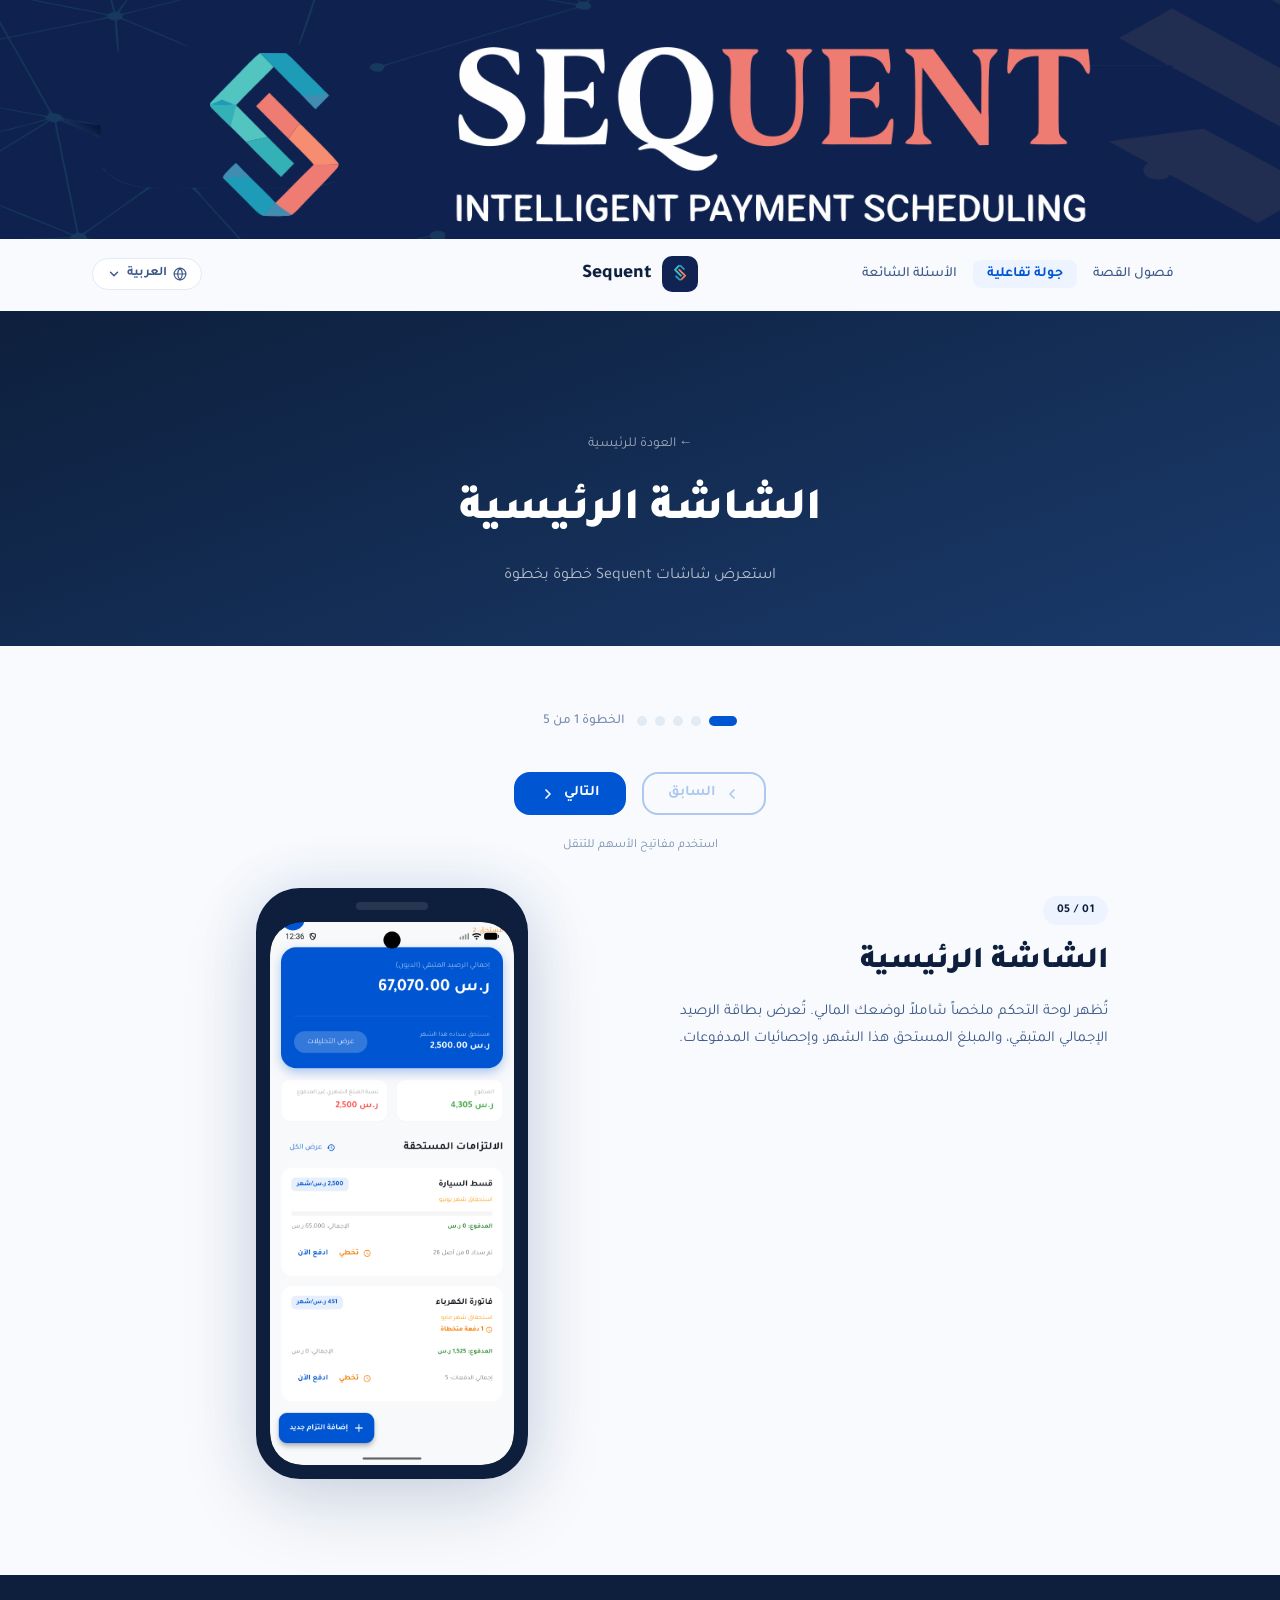
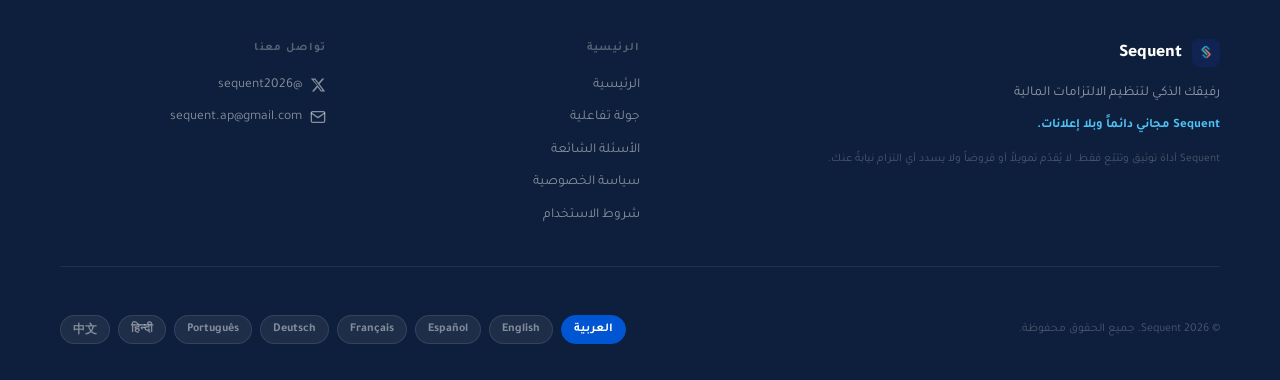
<file: tour.html>
<!DOCTYPE html>
<html lang="ar" dir="rtl">
<head>
<meta charset="UTF-8">
<meta name="viewport" content="width=device-width, initial-scale=1.0">
<title>Sequent</title>
<script>
(function(){
  var l=localStorage.getItem('sq_lang')||'ar';
  document.documentElement.lang=l;
  document.documentElement.dir=l==='ar'?'rtl':'ltr';
})();
</script>
<link rel="stylesheet" href="css/main.css">
<link rel="stylesheet" href="css/tour.css">
<script src="i18n/ar.js" defer></script>
<script src="i18n/en.js" defer></script>
<script src="i18n/es.js" defer></script>
<script src="i18n/fr.js" defer></script>
<script src="i18n/de.js" defer></script>
<script src="i18n/pt.js" defer></script>
<script src="i18n/hi.js" defer></script>
<script src="i18n/zh.js" defer></script>
</head>
<body>

<div class="site-banner" id="site-banner">
  <img src="assets/images/banner.png" alt="Sequent">
</div>

<nav class="nav" id="main-nav">
  <div class="nav-inner">
    <ul class="nav-links">
      <li><a href="index.html#ch1" data-i18n="nav_story">فصول القصة</a></li>
      <li><a href="tour.html" class="active" data-i18n="nav_tour">جولة تفاعلية</a></li>
      <li><a href="faq.html" data-i18n="nav_faq">الأسئلة الشائعة</a></li>
    </ul>
    <a href="index.html" class="nav-logo">
      <img src="assets/images/app_icon.png" alt="Sequent">
      <span data-i18n="nav_logo_label">Sequent</span>
    </a>
    <div class="nav-actions">
      <div class="nav-lang-wrap">
        <button class="nav-lang-btn" id="lang-btn" aria-haspopup="true" aria-expanded="false">
          <svg viewBox="0 0 24 24" fill="none" stroke="currentColor" stroke-width="2" stroke-linecap="round" stroke-linejoin="round"><circle cx="12" cy="12" r="10"/><line x1="2" y1="12" x2="22" y2="12"/><path d="M12 2a15.3 15.3 0 0 1 4 10 15.3 15.3 0 0 1-4 10 15.3 15.3 0 0 1-4-10 15.3 15.3 0 0 1 4-10z"/></svg>
          <span id="lang-label">العربية</span>
          <svg viewBox="0 0 24 24" fill="none" stroke="currentColor" stroke-width="2.5" stroke-linecap="round" stroke-linejoin="round" width="12" height="12"><polyline points="6 9 12 15 18 9"/></svg>
        </button>
        <div class="nav-lang-dropdown" id="lang-dropdown">
          <button class="lang-opt" data-lang="ar">العربية</button>
          <button class="lang-opt" data-lang="en">English</button>
          <button class="lang-opt" data-lang="es">Español</button>
          <button class="lang-opt" data-lang="fr">Français</button>
          <button class="lang-opt" data-lang="de">Deutsch</button>
          <button class="lang-opt" data-lang="pt">Português</button>
          <button class="lang-opt" data-lang="hi">हिन्दी</button>
          <button class="lang-opt" data-lang="zh">中文</button>
        </div>
      </div>
      <button class="nav-hamburger" id="hamburger" aria-expanded="false">
        <span></span><span></span><span></span>
      </button>
    </div>
  </div>
</nav>
<div class="nav-mobile" id="mob-nav">
  <a href="index.html#ch1" data-i18n="nav_story">فصول القصة</a>
  <a href="tour.html" data-i18n="nav_tour">جولة تفاعلية</a>
  <a href="faq.html" data-i18n="nav_faq">الأسئلة الشائعة</a>
</div>

<header class="page-header">
  <div class="container">
    <a href="index.html" class="page-header-back" data-i18n="tour_back_home">← العودة للرئيسية</a>
    <h1 id="tour-main-title" data-i18n="tour_step_1_title">الشاشة الرئيسية</h1>
    <p data-i18n="tour_page_subtitle">استعرض شاشات Sequent خطوة بخطوة</p>
  </div>
</header>

<main class="tour-section">
  <div class="container">

    <div class="tour-indicator">
      <div class="tour-dots">
        <button class="tour-dot active"></button>
        <button class="tour-dot"></button>
        <button class="tour-dot"></button>
        <button class="tour-dot"></button>
        <button class="tour-dot"></button>
      </div>
      <span class="tour-indicator-label" id="step-counter"></span>
    </div>

    <div class="tour-nav">
      <button class="tour-btn" id="tour-prev" disabled>
        <svg width="16" height="16" viewBox="0 0 24 24" fill="none" stroke="currentColor" stroke-width="2.5" stroke-linecap="round" stroke-linejoin="round"><polyline points="15 18 9 12 15 6"/></svg>
        <span data-i18n="tour_prev">السابق</span>
      </button>
      <button class="tour-btn tour-btn-next" id="tour-next">
        <span data-i18n="tour_next">التالي</span>
        <svg width="16" height="16" viewBox="0 0 24 24" fill="none" stroke="currentColor" stroke-width="2.5" stroke-linecap="round" stroke-linejoin="round"><polyline points="9 18 15 12 9 6"/></svg>
      </button>
    </div>
    <p class="tour-keyboard-hint" data-i18n="tour_keyboard_hint">استخدم مفاتيح الأسهم للتنقل</p>

    <div class="tour-steps">

      <!-- Step 1 -->
      <div class="tour-step active">
        <div class="step-info">
          <div class="step-badge">01 / 05</div>
          <h2 class="step-title" data-i18n="tour_step_1_title">الشاشة الرئيسية</h2>
          <p class="step-desc" data-i18n="tour_step_1_desc">تُظهر لوحة التحكم ملخصاً شاملاً لوضعك المالي. تُعرض بطاقة الرصيد الإجمالي المتبقي، والمبلغ المستحق هذا الشهر، وإحصائيات المدفوعات. كل التزام يظهر ببطاقته الخاصة مع زر "ادفع الآن" للسداد الفوري أو "تخطي" للتأجيل.</p>
        </div>
        <div class="step-visual">
          <div class="step-phone">
            <div class="step-notch"></div>
            <div class="step-screen">
              <img id="tour-img-1" src="assets/images/screens/screen3_ar.png" alt="الشاشة الرئيسية">
            </div>
          </div>
        </div>
      </div>

      <!-- Step 2 -->
      <div class="tour-step">
        <div class="step-info">
          <div class="step-badge">02 / 05</div>
          <h2 class="step-title" data-i18n="tour_step_2_title">إضافة التزام جديد</h2>
          <p class="step-desc" data-i18n="tour_step_2_desc">أضف التزاماً جديداً بسهولة. اختر نوعه، تكرار الدفع من 8 خيارات، وأدخل المبلغ وتاريخ أول استحقاق. أدخل أي حقلين من الثلاثة ويحسب Sequent الثالث تلقائياً.</p>
        </div>
        <div class="step-visual">
          <div class="step-phone">
            <div class="step-notch"></div>
            <div class="step-screen">
              <img id="tour-img-2" src="assets/images/screens/screen2_ar.png" alt="إضافة التزام">
            </div>
          </div>
        </div>
      </div>

      <!-- Step 3 -->
      <div class="tour-step">
        <div class="step-info">
          <div class="step-badge">03 / 05</div>
          <h2 class="step-title" data-i18n="tour_step_3_title">تفاصيل الالتزام</h2>
          <p class="step-desc" data-i18n="tour_step_3_desc">تعرض شاشة التفاصيل خارطة طريق السداد الكاملة لكل دفعة مع حالتها. يمكنك سداد دفعات منفردة أو متعددة، تسوية الكامل بسداد مبكر كاملاً، أو تعديل الالتزام وإعادة احتساب الجدول تلقائياً.</p>
        </div>
        <div class="step-visual">
          <div class="step-phone">
            <div class="step-notch"></div>
            <div class="step-screen">
              <img id="tour-img-3" src="assets/images/screens/screen4_ar.png" alt="تفاصيل الالتزام">
            </div>
          </div>
        </div>
      </div>

      <!-- Step 4 -->
      <div class="tour-step">
        <div class="step-info">
          <div class="step-badge">04 / 05</div>
          <h2 class="step-title" data-i18n="tour_step_4_title">التحليلات المالية</h2>
          <p class="step-desc" data-i18n="tour_step_4_desc">تعرض شاشة التحليلات مسار سداد الديون، ومؤشر الصحة المالية، ونسبة الإنجاز، وتاريخ التحرر المالي المتوقع. رسم بياني يُظهر مسارك نحو الحرية المالية.</p>
        </div>
        <div class="step-visual">
          <div class="step-phone">
            <div class="step-notch"></div>
            <div class="step-screen">
              <img id="tour-img-4" src="assets/images/screens/screen5_ar.png" alt="التحليلات المالية">
            </div>
          </div>
        </div>
      </div>

      <!-- Step 5 -->
      <div class="tour-step">
        <div class="step-info">
          <div class="step-badge">05 / 05</div>
          <h2 class="step-title" data-i18n="tour_step_5_title">الإعدادات</h2>
          <p class="step-desc" data-i18n="tour_step_5_desc">خصّص تجربتك بالكامل: اختر من بين 8 لغات و59 عملة، حدد وقت الإشعارات اليومية، فعّل قفل التطبيق بالبصمة أو رمز PIN، وأنشئ نسخة احتياطية أسبوعية لحماية بياناتك.</p>
        </div>
        <div class="step-visual">
          <div class="step-phone">
            <div class="step-notch"></div>
            <div class="step-screen">
              <img id="tour-img-5" src="assets/images/screens/screen7_ar.png" alt="الإعدادات">
            </div>
          </div>
        </div>
      </div>

    </div>
  </div>
</main>

<footer class="footer">
  <div class="footer-top">
    <div>
      <div class="footer-logo"><img src="assets/images/app_icon.png" alt="Sequent"><span data-i18n="nav_logo_label">Sequent</span></div>
      <p class="footer-tagline" data-i18n="footer_tagline">رفيقك الذكي لتنظيم الالتزامات المالية.</p>
      <p class="footer-free" data-i18n="footer_free">✦ Sequent مجاني دائماً وبلا إعلانات.</p>
      <p class="footer-disc" data-i18n="footer_disclaimer">Sequent أداة توثيق وتتبع فقط.</p>
    </div>
    <div>
      <div class="footer-col-title" data-i18n="nav_home">تصفح</div>
      <div class="footer-links">
        <a href="index.html" data-i18n="footer_home">الرئيسية</a>
        <a href="tour.html" data-i18n="footer_tour">جولة تفاعلية</a>
        <a href="faq.html" data-i18n="footer_faq">الأسئلة الشائعة</a>
        <a href="privacy.html" data-i18n="footer_privacy">سياسة الخصوصية</a>
        <a href="terms.html" data-i18n="footer_terms">شروط الاستخدام</a>
      </div>
    </div>
    <div>
      <div class="footer-col-title" data-i18n="footer_contact">تواصل معنا</div>
      <a href="https://x.com/sequent2026" target="_blank" rel="noopener" class="footer-social-link">
        <svg viewBox="0 0 24 24" fill="currentColor"><path d="M18.244 2.25h3.308l-7.227 8.26 8.502 11.24H16.17l-4.714-6.231-5.401 6.231H2.746l7.73-8.835L1.254 2.25H8.08l4.713 6.231zm-1.161 17.52h1.833L7.084 4.126H5.117z"/></svg>
        @sequent2026
      </a>
      <a href="mailto:sequent.ap@gmail.com" class="footer-social-link">
        <svg viewBox="0 0 24 24" fill="none" stroke="currentColor" stroke-width="2" stroke-linecap="round" stroke-linejoin="round"><path d="M4 4h16c1.1 0 2 .9 2 2v12c0 1.1-.9 2-2 2H4c-1.1 0-2-.9-2-2V6c0-1.1.9-2 2-2z"/><polyline points="22,6 12,13 2,6"/></svg>
        sequent.ap@gmail.com
      </a>
    </div>
  </div>
  <div class="footer-bottom">
    <span class="footer-rights" data-i18n="footer_rights">© 2026 Sequent.</span>
    <div class="footer-langs-list">
      <button class="footer-lang-item" data-lang="ar">العربية</button>
      <button class="footer-lang-item" data-lang="en">English</button>
      <button class="footer-lang-item" data-lang="es">Español</button>
      <button class="footer-lang-item" data-lang="fr">Français</button>
      <button class="footer-lang-item" data-lang="de">Deutsch</button>
      <button class="footer-lang-item" data-lang="pt">Português</button>
      <button class="footer-lang-item" data-lang="hi">हिन्दी</button>
      <button class="footer-lang-item" data-lang="zh">中文</button>
    </div>
  </div>
</footer>

<script src="js/main.js"></script>
<script src="js/tour.js"></script>
</body>
</html>
</file>
<file: css/main.css>
/* ============================================================
   SEQUENT — Shared CSS (all pages)
   Light background + App Identity Colors + Tajawal font
   ============================================================ */
@import url('https://fonts.googleapis.com/css2?family=Tajawal:wght@300;400;500;700;800;900&display=swap');

:root {
  --navy:        #0D1F3C;
  --blue:        #0056D2;
  --blue-h:      #1A73E8;
  --blue-faint:  #EEF4FF;
  --blue-faint2: #E4EFFE;
  --gold:        #C9A84C;
  --gold-faint:  #FBF5E6;
  --bg:          #F8FAFD;
  --bg-gray:     #F1F4F9;
  --bg-white:    #FFFFFF;
  --text:        #0D1F3C;
  --text-2:      #3D5A8A;
  --text-3:      #7A90B0;
  --border:      #E2EAF4;
  --success:     #1A9E5A;
  --success-bg:  #E8F7EF;
  --danger:      #C0392B;
  --danger-bg:   #FDECEA;
  --warning:     #E67E22;
  --warning-bg:  #FEF3E8;
  --sh-sm:  0 2px 12px rgba(13,31,60,0.06);
  --sh-md:  0 8px 40px rgba(13,31,60,0.10);
  --sh-lg:  0 24px 80px rgba(13,31,60,0.14);
  --sh-blue:0 8px 32px rgba(0,86,210,0.22);
  --r-sm: 8px; --r-md: 16px; --r-lg: 24px; --r-xl: 36px; --r-pill: 999px;
  --nav-h: 72px;
  --t: 0.25s cubic-bezier(0.4,0,0.2,1);
  --container: 1160px;
}

/* ── Reset ── */
*,*::before,*::after { box-sizing:border-box; margin:0; padding:0; }
html { scroll-behavior:smooth; }
body {
  font-family:'Tajawal',sans-serif;
  background:var(--bg); color:var(--text);
  line-height:1.65; overflow-x:hidden;
  -webkit-font-smoothing:antialiased;
}
img { display:block; max-width:100%; }
a { text-decoration:none; color:inherit; }
button { cursor:pointer; font-family:'Tajawal',sans-serif; }
ul { list-style:none; }

/* ── Container ── */
.container { max-width:var(--container); margin:0 auto; padding:0 32px; }

/* ── Buttons ── */
.btn-primary {
  display:inline-flex; align-items:center; gap:8px;
  background:var(--blue); color:#fff;
  padding:14px 28px; border-radius:var(--r-md); border:none;
  font-weight:700; font-size:0.95rem;
  box-shadow:var(--sh-blue); transition:all var(--t);
}
.btn-primary:hover { background:var(--navy); box-shadow:0 12px 40px rgba(13,31,60,0.25); transform:translateY(-2px); }
.btn-outline {
  display:inline-flex; align-items:center; gap:8px;
  background:transparent; color:var(--blue);
  padding:14px 28px; border-radius:var(--r-md);
  border:2px solid var(--blue);
  font-weight:600; font-size:0.95rem; transition:all var(--t);
}
.btn-outline:hover { background:var(--blue); color:#fff; transform:translateY(-2px); }

/* ── Banner ── */
.site-banner {
  width:100%;
  overflow:hidden;
  transform:translateY(0);
  opacity:1;
  transition:transform 0.45s ease, opacity 0.4s ease;
  will-change:transform, opacity;
  line-height:0;
}
.site-banner.hidden {
  transform:translateY(-100%);
  opacity:0;
  pointer-events:none;
}
.site-banner img {
  width:100%;
  height:auto;
  aspect-ratio:1500/280;
  object-fit:cover;
  object-position:center center;
  display:block;
}

/* ── NAV ── */
.nav {
  position:sticky; top:0; z-index:200;
  height:var(--nav-h);
  background:rgba(248,250,253,0.96);
  backdrop-filter:blur(20px); -webkit-backdrop-filter:blur(20px);
  border-bottom:1px solid transparent;
  transition:border-color var(--t), box-shadow var(--t);
}
.nav.scrolled { border-bottom-color:var(--border); box-shadow:var(--sh-sm); }
.nav-inner {
  max-width:var(--container); margin:0 auto; padding:0 32px;
  height:100%;
  display:grid; grid-template-columns:1fr auto 1fr; align-items:center; gap:24px;
}
.nav-links { display:flex; align-items:center; gap:2px; justify-content:flex-start; }
.nav-links a {
  font-size:0.88rem; font-weight:500; color:var(--text-2);
  padding:7px 14px; border-radius:var(--r-sm); transition:all var(--t);
}
.nav-links a:hover { color:var(--blue); background:var(--blue-faint); }
.nav-links a.active { color:var(--blue); background:var(--blue-faint); font-weight:700; }
.nav-logo {
  display:flex; align-items:center; gap:10px;
  justify-content:center; font-weight:800; font-size:1.2rem; color:var(--navy);
}
.nav-logo img { width:36px; height:36px; border-radius:10px; }
.nav-actions { display:flex; align-items:center; gap:10px; justify-content:flex-end; }
.nav-lang-wrap { position:relative; }
.nav-lang-btn {
  display:flex; align-items:center; gap:6px;
  background:var(--bg-white); border:1.5px solid var(--border);
  color:var(--text-2); font-size:0.82rem; font-weight:600;
  padding:7px 14px; border-radius:var(--r-pill); transition:all var(--t);
}
.nav-lang-btn:hover { border-color:var(--blue); color:var(--blue); }
.nav-lang-btn svg { width:14px; height:14px; flex-shrink:0; }
.nav-lang-dropdown {
  display:none; position:absolute;
  top:calc(100% + 8px); inset-inline-end:0;
  background:var(--bg-white); border:1px solid var(--border);
  border-radius:var(--r-md); box-shadow:var(--sh-lg);
  padding:6px; min-width:160px; z-index:300;
}
.nav-lang-dropdown.open { display:block; animation:drop-in 0.18s ease; }
@keyframes drop-in { from{opacity:0;transform:translateY(-6px);}to{opacity:1;transform:translateY(0);} }
.lang-opt {
  display:flex; align-items:center; width:100%;
  padding:9px 12px; border-radius:var(--r-sm);
  font-size:0.85rem; font-weight:500; color:var(--text-2);
  background:none; border:none; text-align:start; transition:all var(--t);
}
.lang-opt:hover { background:var(--blue-faint); color:var(--blue); }
.lang-opt.active { color:var(--blue); font-weight:700; }
.nav-hamburger {
  display:none; flex-direction:column; gap:5px;
  background:none; border:none; padding:8px;
}
.nav-hamburger span { display:block; width:22px; height:2px; background:var(--navy); border-radius:2px; transition:all var(--t); }

/* Mobile nav — روابط فقط بدون اللغات */
.nav-mobile {
  display:none; position:fixed; top:var(--nav-h); inset-inline:0;
  background:var(--bg-white); border-bottom:1px solid var(--border);
  padding:8px 24px 20px; z-index:201; box-shadow:var(--sh-md);
}
.nav-mobile.open { display:block; }
.nav-mobile a {
  display:block; padding:13px 0; font-size:1rem; font-weight:500;
  color:var(--text); border-bottom:1px solid var(--border); transition:color var(--t);
}
.nav-mobile a:last-of-type { border-bottom:none; }
.nav-mobile a:hover { color:var(--blue); }

/* ── Page Header (for inner pages) ── */
.page-header {
  background:linear-gradient(160deg, var(--navy) 0%, #1A3A6B 100%);
  padding:calc(var(--nav-h) + 48px) 32px 56px;
  text-align:center; color:#fff;
}
.page-header-back {
  display:inline-flex; align-items:center; gap:6px;
  font-size:0.85rem; color:rgba(255,255,255,0.6);
  margin-bottom:20px; transition:color var(--t);
}
.page-header-back:hover { color:#fff; }
.page-header h1 {
  font-size:clamp(1.8rem,4vw,2.8rem); font-weight:900;
  color:#fff; margin-bottom:14px;
}
.page-header p { font-size:1rem; color:rgba(255,255,255,0.68); max-width:500px; margin:0 auto; }

/* ── Footer ── */
.footer { background:var(--navy); color:rgba(255,255,255,0.65); padding:64px 32px 36px; }
.footer-top {
  max-width:var(--container); margin:0 auto;
  display:grid; grid-template-columns:2fr 1fr 1fr;
  gap:48px; margin-bottom:48px; padding-bottom:40px;
  border-bottom:1px solid rgba(255,255,255,0.08);
}
.footer-logo { display:flex; align-items:center; gap:10px; font-weight:800; font-size:1.1rem; color:#fff; margin-bottom:14px; }
.footer-logo img { width:28px; height:28px; border-radius:8px; }
.footer-tagline { font-size:0.85rem; color:rgba(255,255,255,0.55); line-height:1.7; margin-bottom:10px; }
.footer-free { font-size:0.8rem; font-weight:700; color:#4FC3F7; margin-bottom:14px; }
.footer-disc { font-size:0.72rem; color:rgba(255,255,255,0.25); line-height:1.65; }
.footer-col-title { font-size:0.72rem; font-weight:700; text-transform:uppercase; letter-spacing:0.1em; color:rgba(255,255,255,0.3); margin-bottom:16px; }
.footer-links { display:flex; flex-direction:column; gap:10px; }
.footer-links a { font-size:0.85rem; color:rgba(255,255,255,0.5); transition:color var(--t); }
.footer-links a:hover { color:#fff; }
.footer-social-link { display:flex; align-items:center; gap:8px; font-size:0.85rem; color:rgba(255,255,255,0.5); transition:color var(--t); margin-bottom:10px; }
.footer-social-link:hover { color:#fff; }
.footer-social-link svg { width:16px; height:16px; flex-shrink:0; }
.footer-bottom {
  max-width:var(--container); margin:0 auto;
  display:flex; align-items:center; justify-content:space-between;
  flex-wrap:wrap; gap:16px;
}
.footer-rights { font-size:0.75rem; color:rgba(255,255,255,0.25); }

/* Footer language list */
.footer-langs-list { display:flex; flex-wrap:wrap; gap:8px; }
.footer-lang-item {
  background:rgba(255,255,255,0.07); border:1px solid rgba(255,255,255,0.1);
  color:rgba(255,255,255,0.45); font-size:0.75rem; font-weight:600;
  padding:5px 12px; border-radius:var(--r-pill); transition:all var(--t);
}
.footer-lang-item:hover { background:rgba(255,255,255,0.14); color:#fff; }
.footer-lang-item.active { background:var(--blue); border-color:var(--blue); color:#fff; }

/* ── Scroll Reveal ── */
.reveal { opacity:0; transform:translateY(28px); transition:opacity 0.65s ease,transform 0.65s ease; }
.reveal.on { opacity:1; transform:none; }
.d1{transition-delay:0.08s;} .d2{transition-delay:0.16s;}
.d3{transition-delay:0.24s;} .d4{transition-delay:0.32s;}

/* ── Responsive ── */
@media(max-width:1023px){
  .nav-links { display:none; }
  .nav-hamburger { display:flex; }
  .nav-inner { grid-template-columns:auto 1fr auto; }
  .nav-logo { justify-content:flex-start; }
  .footer-top { grid-template-columns:1fr 1fr; }
}
@media(max-width:639px){
  :root { --nav-h:64px; }
  .container { padding:0 20px; }
  .footer-top { grid-template-columns:1fr; gap:32px; }
  .footer { padding:48px 20px 28px; }
  /* صور الجوال متناسبة */
  img { height:auto; width:100%; object-fit:contain; }
  .ch-screen img,
  .phone-screen img,
  .step-screen img { object-fit:cover; }
}
</file>
<file: css/home.css>
/* ============================================================
   SEQUENT — Home Page CSS
   ============================================================ */

/* ── HERO — يملأ الشاشة كاملاً ── */
.hero {
  min-height:100vh;
  display:flex; align-items:center;
  background:var(--bg);
  position:relative; overflow:hidden;
  padding:0;
}
.hero::before {
  content:''; position:absolute;
  top:-200px; inset-inline-end:-200px;
  width:700px; height:700px; border-radius:50%;
  background:radial-gradient(circle,rgba(0,86,210,0.055) 0%,transparent 65%);
  pointer-events:none;
}
.hero::after {
  content:''; position:absolute;
  bottom:-100px; inset-inline-start:-100px;
  width:400px; height:400px; border-radius:50%;
  background:radial-gradient(circle,rgba(0,86,210,0.035) 0%,transparent 65%);
  pointer-events:none;
}
.hero-inner {
  max-width:var(--container); margin:0 auto; padding:80px 32px;
  display:grid; grid-template-columns:1fr 1fr;
  gap:72px; align-items:center; position:relative; z-index:1;
  width:100%;
}
.hero-content { }
.hero-visual { display:flex; justify-content:center; align-items:center; position:relative; }

.hero-eyebrow {
  display:inline-flex; align-items:center; gap:8px;
  background:var(--blue-faint); color:var(--blue);
  font-size:0.75rem; font-weight:700;
  padding:6px 16px; border-radius:var(--r-pill);
  margin-bottom:28px; letter-spacing:0.04em;
}
.eyebrow-dot { width:6px; height:6px; border-radius:50%; background:var(--blue); animation:blink 2s ease-in-out infinite; }
@keyframes blink { 0%,100%{opacity:1;}50%{opacity:0.3;} }
.hero-h1 { font-size:clamp(2rem,3.8vw,3.2rem); font-weight:900; line-height:1.2; color:var(--navy); margin-bottom:6px; }
.hero-h2 { font-size:clamp(1.4rem,2.6vw,2.1rem); font-weight:300; line-height:1.3; color:var(--text-2); margin-bottom:24px; }
.hero-desc { font-size:1rem; color:var(--text-2); line-height:1.8; margin-bottom:36px; max-width:460px; }
.hero-desc strong { color:var(--navy); font-weight:700; }
.hero-ctas { display:flex; gap:12px; flex-wrap:wrap; margin-bottom:36px; }
.hero-badges { display:flex; gap:10px; flex-wrap:wrap; }
.hero-badge {
  display:inline-flex; align-items:center; gap:6px;
  font-size:0.76rem; font-weight:600; color:var(--text-2);
  padding:5px 12px; background:var(--bg-white);
  border:1px solid var(--border); border-radius:var(--r-pill); box-shadow:var(--sh-sm);
}
.hero-badge svg { color:var(--blue); flex-shrink:0; }

/* ── HERO ANIMATION ── */
.hero-phone-glow {
  position:absolute; width:360px; height:360px; border-radius:50%;
  background:radial-gradient(circle,rgba(0,86,210,0.10) 0%,transparent 70%);
  pointer-events:none; z-index:0;
}
.hero-anim-wrap {
  width:340px; display:flex; flex-direction:column;
  gap:0; position:relative; z-index:1;
}
.anim-before {
  background:#FFF8F6; border:1.5px solid #FED7CC;
  border-radius:20px; padding:18px 16px 14px;
  animation:chaos-shake 6s ease-in-out infinite;
}
@keyframes chaos-shake {
  0%,100%{transform:rotate(0deg);}
  20%{transform:rotate(-0.5deg);}
  40%{transform:rotate(0.5deg);}
  60%{transform:rotate(-0.3deg);}
  80%{transform:rotate(0.3deg);}
}
.chaos-label { font-size:0.68rem; font-weight:700; color:#E8604C; margin-bottom:10px; text-align:center; letter-spacing:0.06em; text-transform:uppercase; }
.chaos-card { display:flex; align-items:center; gap:8px; background:#fff; border:1px solid #FED7CC; border-radius:10px; padding:9px 10px; margin-bottom:7px; }
.chaos-card.c1{transform:rotate(-1.5deg);}
.chaos-card.c2{transform:rotate(1deg) translateX(4px);}
.chaos-card.c3{transform:rotate(-0.8deg) translateX(-2px);}
.chaos-card.c4{transform:rotate(1.2deg);}
.chaos-card-dot { width:8px; height:8px; border-radius:50%; flex-shrink:0; }
.chaos-card-body { flex:1; }
.chaos-card-name { font-size:0.72rem; font-weight:700; color:#0D1F3C; }
.chaos-card-date { font-size:0.6rem; color:#9CA3AF; margin-top:1px; }
.chaos-card-status { font-size:0.75rem; font-weight:700; }
.chaos-note { font-size:0.62rem; color:#9CA3AF; font-style:italic; text-align:center; margin-top:4px; }
.anim-arrow { display:flex; flex-direction:column; align-items:center; padding:8px 0; gap:2px; }
.arrow-line { width:2px; height:20px; background:linear-gradient(180deg,#E8604C,#0056D2); }
.arrow-label { font-size:0.68rem; font-weight:800; background:linear-gradient(135deg,#0056D2,#00B4A6); -webkit-background-clip:text; -webkit-text-fill-color:transparent; background-clip:text; letter-spacing:0.08em; }
.arrow-head { font-size:1rem; color:#0056D2; animation:bounce-arrow 1.5s ease-in-out infinite; }
@keyframes bounce-arrow { 0%,100%{transform:translateY(0);}50%{transform:translateY(4px);} }
.anim-after { background:#fff; border:1.5px solid #E2EAF4; border-radius:20px; padding:16px 14px; box-shadow:0 8px 32px rgba(0,86,210,0.10); }
.order-label { font-size:0.68rem; font-weight:700; color:#0056D2; margin-bottom:10px; text-align:center; letter-spacing:0.06em; text-transform:uppercase; }
.order-header { background:linear-gradient(135deg,#0056D2,#1A73E8); border-radius:12px; padding:12px 14px; margin-bottom:10px; color:#fff; }
.order-header-text { font-size:0.55rem; opacity:0.8; margin-bottom:3px; }
.order-header-amount { font-size:1.1rem; font-weight:800; margin-bottom:4px; }
.order-header-amount span { font-size:0.75rem; }
.order-header-sub { font-size:0.55rem; opacity:0.7; }
.order-card { display:flex; align-items:center; gap:8px; background:#F8FAFD; border:1px solid #E2EAF4; border-radius:10px; padding:9px 10px; margin-bottom:7px; animation:card-settle 0.5s ease both; }
.order-card.oc1{animation-delay:0.1s;}
.order-card.oc2{animation-delay:0.2s;}
.order-card.oc3{animation-delay:0.3s;}
@keyframes card-settle { from{opacity:0;transform:translateY(-8px);}to{opacity:1;transform:translateY(0);} }
.order-card-dot { width:8px; height:8px; border-radius:50%; flex-shrink:0; }
.order-card-body { flex:1; }
.order-card-name { font-size:0.72rem; font-weight:700; color:#0D1F3C; }
.order-card-date { font-size:0.6rem; color:#7A90B0; margin-top:1px; }
.order-pay-btn { background:#0056D2; color:#fff; border:none; border-radius:6px; padding:4px 10px; font-size:0.6rem; font-weight:700; animation:pulse-btn 2s ease-in-out infinite; }
@keyframes pulse-btn { 0%,100%{box-shadow:0 0 0 0 rgba(0,86,210,0.3);}50%{box-shadow:0 0 0 6px rgba(0,86,210,0);} }
.order-card-badge { font-size:0.58rem; font-weight:700; padding:3px 8px; border-radius:20px; }

/* ── CHAPTERS — يملأ كل فصل الشاشة كاملاً ── */
.chapter {
  min-height:100vh;
  display:flex; align-items:center;
  position:relative; overflow:hidden;
  padding:0;
}
.chapter-inner {
  max-width:var(--container); margin:0 auto; padding:80px 32px;
  display:grid; grid-template-columns:1fr 1fr;
  gap:80px; align-items:center; width:100%;
}
/* فصل 1 و 3: نص أولاً (يمين RTL) ثم صورة (يسار RTL) */
.chapter-inner .ch-content { order:1; }
.chapter-inner .ch-visual  { order:2; display:flex; justify-content:center; align-items:center; position:relative; }
/* فصل 2: صورة أولاً (يمين RTL) ثم نص (يسار RTL) */
.chapter-inner.flipped .ch-visual  { order:1; }
.chapter-inner.flipped .ch-content { order:2; }

.chapter-tag { font-size:0.72rem; font-weight:700; text-transform:uppercase; letter-spacing:0.12em; color:var(--text-3); margin-bottom:16px; display:flex; align-items:center; gap:10px; }
.chapter-tag::after { content:''; flex:1; height:1px; background:var(--border); }
.chapter-h1 { font-size:clamp(1.8rem,3vw,2.5rem); font-weight:900; line-height:1.2; color:var(--navy); margin-bottom:6px; }
.chapter-h2 { font-size:clamp(1.1rem,2vw,1.5rem); font-weight:300; color:var(--text-2); margin-bottom:20px; line-height:1.4; }
.chapter-h2 em { font-style:normal; color:var(--blue); }
.chapter-desc { font-size:0.95rem; color:var(--text-2); line-height:1.85; margin-bottom:20px; max-width:460px; }
.chapter-support { font-size:0.85rem; color:var(--text-3); font-style:italic; padding:12px 16px; border-inline-start:3px solid var(--blue); background:var(--blue-faint); border-radius:0 var(--r-sm) var(--r-sm) 0; margin-bottom:28px; }
.chapter-points { display:flex; flex-direction:column; gap:12px; }
.chapter-point { display:flex; align-items:flex-start; gap:12px; font-size:0.88rem; color:var(--text-2); line-height:1.6; }
.pt-icon { width:24px; height:24px; border-radius:50%; display:flex; align-items:center; justify-content:center; flex-shrink:0; margin-top:1px; font-size:0.72rem; font-weight:700; }
.pt-blue { background:var(--blue-faint); color:var(--blue); }
.pt-gold { background:var(--gold-faint); color:var(--gold); }

/* Chapter phones */
.ch-phone-wrap { position:relative; z-index:1; }
.ch-phone-glow { position:absolute; width:240px; height:240px; border-radius:50%; background:radial-gradient(circle,rgba(0,86,210,0.08) 0%,transparent 70%); top:50%; left:50%; transform:translate(-50%,-50%); pointer-events:none; z-index:0; }
.ch-phone { width:252px; background:var(--navy); border-radius:40px; padding:12px; box-shadow:var(--sh-lg),0 0 60px rgba(0,86,210,0.08); position:relative; z-index:1; }
.ch-notch { width:60px; height:6px; background:rgba(255,255,255,0.10); border-radius:3px; margin:0 auto 10px; }
.ch-screen { background:var(--bg); border-radius:30px; overflow:hidden; }
.ch-screen img { width:100%; height:auto; display:block; }

/* Chapter backgrounds */
.ch-gray { background:var(--bg-gray); }
.ch-white { background:var(--bg-white); }
.ch-gold-accent { background:var(--bg-gray); }
.ch-gold-accent .chapter-tag { color:var(--gold); }
.ch-gold-accent .chapter-tag::after { background:rgba(201,168,76,0.2); }
.ch-gold-accent .chapter-h2 em { color:var(--gold); }
.ch-gold-accent .chapter-support { border-color:var(--gold); background:var(--gold-faint); }
.gold-strip { position:absolute; top:0; inset-inline:0; height:3px; background:linear-gradient(90deg,transparent,var(--gold),transparent); }

/* ── RESPONSIVE ── */
@media(max-width:1023px){
  /* Hero */
  .hero-inner { grid-template-columns:1fr; gap:48px; padding:64px 32px; }
  /* صورة الهيرو أولاً ثم النص */
  .hero-visual  { order:1; }
  .hero-content { order:2; }
  .hero-anim-wrap { width:300px; }
  /* Chapters — عمود واحد، النص دائماً أولاً */
  .chapter-inner,
  .chapter-inner.flipped { grid-template-columns:1fr; gap:40px; padding:64px 32px; }
  .chapter-inner .ch-content,
  .chapter-inner.flipped .ch-content { order:1 !important; }
  .chapter-inner .ch-visual,
  .chapter-inner.flipped .ch-visual  { order:2 !important; }
  .ch-phone { width:220px; }
}
@media(max-width:639px){
  .hero { min-height:auto; }
  .chapter { min-height:auto; }
  .hero-inner { padding:48px 20px; gap:32px; }
  .chapter-inner,
  .chapter-inner.flipped { padding:48px 20px; gap:28px; }
  .hero-h1 { font-size:1.9rem; }
  .hero-h2 { font-size:1.3rem; }
  .hero-ctas { flex-direction:column; }
  .btn-primary,.btn-outline { justify-content:center; }
  .hero-anim-wrap { width:100%; max-width:320px; margin:0 auto; }
  .ch-phone { width:200px; }
  .chapter-h1 { font-size:1.6rem; }
  .chapter-h2 { font-size:1.1rem; }
}
</file>
<file: css/faq.css>
/* ============================================================
   SEQUENT — FAQ Page CSS
   ============================================================ */

.faq-section { padding:64px 0 96px; }
.faq-wrap { max-width:760px; margin:0 auto; padding:0 32px; }
.faq-categories { display:flex; flex-direction:column; gap:40px; }

.faq-cat-title {
  font-size:1rem; font-weight:800; color:var(--navy);
  margin-bottom:16px; padding-bottom:10px;
  border-bottom:2px solid var(--blue);
}

.faq-item {
  border:1px solid var(--border); border-radius:var(--r-md);
  overflow:hidden; margin-bottom:10px; background:var(--bg-white);
}
.faq-q {
  width:100%; display:flex; align-items:center;
  justify-content:space-between; gap:16px;
  padding:18px 20px; background:none; border:none;
  text-align:start; font-size:0.92rem; font-weight:600;
  color:var(--text); transition:all var(--t); cursor:pointer;
}
.faq-q:hover { background:var(--blue-faint); color:var(--blue); }
.faq-q[aria-expanded="true"] { background:var(--blue-faint); color:var(--blue); }
.faq-icon {
  width:22px; height:22px; flex-shrink:0; border-radius:50%;
  background:var(--blue-faint); display:flex; align-items:center; justify-content:center;
  transition:transform var(--t), background var(--t);
}
.faq-icon svg { width:12px; height:12px; stroke:var(--blue); }
.faq-q[aria-expanded="true"] .faq-icon { transform:rotate(45deg); background:var(--blue); }
.faq-q[aria-expanded="true"] .faq-icon svg { stroke:#fff; }
.faq-a { max-height:0; overflow:hidden; transition:max-height 0.3s ease; }
.faq-a.open { max-height:600px; }
.faq-a p {
  padding:14px 20px 18px;
  font-size:0.9rem; color:var(--text-2); line-height:1.75;
  border-top:1px solid var(--border);
}

.faq-disclaimer {
  display:flex; gap:16px;
  background:var(--warning-bg);
  border:1px solid rgba(230,126,34,0.2);
  border-radius:var(--r-lg); padding:22px; margin-top:8px;
}
.faq-disclaimer-icon { font-size:1.5rem; flex-shrink:0; }
.faq-disclaimer-title { font-weight:700; color:var(--warning); margin-bottom:6px; font-size:0.9rem; }
.faq-disclaimer-body { font-size:0.87rem; color:var(--text-2); line-height:1.65; }

.faq-contact {
  text-align:center; padding:36px 24px;
  border:1.5px dashed var(--border); border-radius:var(--r-lg); margin-top:8px;
}
.faq-contact p { color:var(--text-2); margin-bottom:18px; font-size:0.92rem; }

@media(max-width:639px){
  .faq-wrap { padding:0 20px; }
  .faq-section { padding:48px 0 72px; }
  .faq-q { font-size:0.85rem; padding:14px 16px; }
  .faq-a p { padding:12px 16px 14px; font-size:0.87rem; }
}
</file>
<file: css/privacy.css>
/* ── Privacy Policy Page Styles ── */

.pp-section {
  padding: 64px 0 96px;
  background: var(--bg);
}

.pp-content {
  max-width: 760px;
  margin: 0 auto;
  padding: 0 24px;
}

/* Effective date metadata badge */
.pp-meta {
  display: inline-flex;
  align-items: center;
  gap: 8px;
  background: var(--blue-faint);
  border: 1px solid var(--border);
  border-radius: var(--r-pill);
  padding: 8px 18px;
  margin-bottom: 40px;
  font-size: 0.875rem;
  font-weight: 500;
  color: var(--blue);
}

/* Intro block */
.pp-intro {
  margin-bottom: 48px;
  padding-bottom: 40px;
  border-bottom: 2px solid var(--border);
}

/* Each numbered section */
.pp-block {
  margin-bottom: 48px;
  padding-bottom: 40px;
  border-bottom: 1px solid var(--border);
}

.pp-block:last-child {
  border-bottom: none;
  margin-bottom: 0;
  padding-bottom: 0;
}

/* Section title (numbered heading) */
.pp-section-title {
  font-size: 1.0625rem;
  font-weight: 700;
  color: var(--navy);
  margin-bottom: 18px;
  padding-bottom: 10px;
  border-bottom: 2px solid var(--blue);
  display: inline-block;
}

/* Subsection card (PIN, Biometric, Backup, Permissions) */
.pp-subsection {
  margin-top: 20px;
  padding: 18px 20px;
  background: var(--bg-gray);
  border-radius: var(--r-md);
  border-inline-start: 3px solid var(--blue);
}

.pp-subsection-title {
  font-size: 0.9375rem;
  font-weight: 700;
  color: var(--navy);
  margin-bottom: 8px;
}

/* Body paragraphs */
.pp-body {
  font-size: 0.9375rem;
  line-height: 1.85;
  color: var(--text-2);
  margin-bottom: 14px;
}

.pp-body:last-child {
  margin-bottom: 0;
}

/* Bullet list (Section 1 items) */
.pp-list {
  list-style: none;
  padding: 0;
  margin: 16px 0 4px;
}

.pp-list li {
  display: flex;
  align-items: flex-start;
  gap: 12px;
  padding: 7px 0;
  font-size: 0.9375rem;
  color: var(--text-2);
  line-height: 1.7;
}

.pp-list li::before {
  content: '';
  width: 6px;
  height: 6px;
  border-radius: 50%;
  background: var(--blue);
  flex-shrink: 0;
  margin-top: 9px;
}

/* Contact info card (Section 9) */
.pp-contact-card {
  background: var(--bg-gray);
  border-radius: var(--r-lg);
  padding: 22px 26px;
  margin-top: 20px;
  border: 1px solid var(--border);
}

.pp-contact-row {
  display: flex;
  flex-wrap: wrap;
  gap: 6px 12px;
  padding: 7px 0;
  font-size: 0.875rem;
  color: var(--text-2);
  border-bottom: 1px solid var(--border);
}

.pp-contact-row:last-child {
  border-bottom: none;
  padding-bottom: 0;
}

.pp-contact-label {
  font-weight: 600;
  color: var(--navy);
  min-width: 140px;
  flex-shrink: 0;
}

.pp-contact-row a {
  color: var(--blue);
  text-decoration: none;
  word-break: break-all;
}

.pp-contact-row a:hover {
  text-decoration: underline;
}

/* Footer note */
.pp-footer-note {
  text-align: center;
  padding-top: 32px;
  margin-top: 56px;
  font-size: 0.8125rem;
  color: var(--text-3);
  border-top: 1px solid var(--border);
}

/* ── Responsive ── */
@media (max-width: 639px) {
  .pp-section {
    padding: 40px 0 64px;
  }

  .pp-content {
    padding: 0 16px;
  }

  .pp-subsection {
    padding: 14px 16px;
  }

  .pp-contact-card {
    padding: 16px 18px;
  }

  .pp-contact-label {
    min-width: 100px;
  }

  .pp-section-title {
    font-size: 1rem;
  }
}
</file>
<file: css/terms.css>
/* ── Terms of Use Page Styles ── */

.tu-section {
  padding: 64px 0 96px;
  background: var(--bg);
}

.tu-content {
  max-width: 760px;
  margin: 0 auto;
  padding: 0 24px;
}

.tu-meta {
  display: inline-flex;
  align-items: center;
  gap: 8px;
  background: var(--blue-faint);
  border: 1px solid var(--border);
  border-radius: var(--r-pill);
  padding: 8px 18px;
  margin-bottom: 40px;
  font-size: 0.875rem;
  font-weight: 500;
  color: var(--blue);
}

.tu-block {
  margin-bottom: 48px;
  padding-bottom: 40px;
  border-bottom: 1px solid var(--border);
}

.tu-block:last-child {
  border-bottom: none;
  margin-bottom: 0;
  padding-bottom: 0;
}

.tu-section-title {
  font-size: 1.0625rem;
  font-weight: 700;
  color: var(--navy);
  margin-bottom: 18px;
  padding-bottom: 10px;
  border-bottom: 2px solid var(--blue);
  display: inline-block;
}

.tu-body {
  font-size: 0.9375rem;
  line-height: 1.85;
  color: var(--text-2);
  margin-bottom: 14px;
}

.tu-body:last-child {
  margin-bottom: 0;
}

.tu-list {
  list-style: none;
  padding: 0;
  margin: 16px 0;
}

.tu-list li {
  display: flex;
  align-items: flex-start;
  gap: 12px;
  padding: 7px 0;
  font-size: 0.9375rem;
  color: var(--text-2);
  line-height: 1.7;
}

.tu-list li::before {
  content: '';
  width: 6px;
  height: 6px;
  border-radius: 50%;
  background: var(--blue);
  flex-shrink: 0;
  margin-top: 9px;
}

.tu-contact-card {
  background: var(--bg-gray);
  border-radius: var(--r-lg);
  padding: 22px 26px;
  margin-top: 20px;
  border: 1px solid var(--border);
}

.tu-contact-row {
  display: flex;
  flex-wrap: wrap;
  gap: 6px 12px;
  padding: 7px 0;
  font-size: 0.875rem;
  color: var(--text-2);
  border-bottom: 1px solid var(--border);
}

.tu-contact-row:last-child {
  border-bottom: none;
  padding-bottom: 0;
}

.tu-contact-label {
  font-weight: 600;
  color: var(--navy);
  min-width: 140px;
  flex-shrink: 0;
}

.tu-contact-row a {
  color: var(--blue);
  text-decoration: none;
  word-break: break-all;
}

.tu-contact-row a:hover {
  text-decoration: underline;
}

.tu-footer-note {
  text-align: center;
  padding-top: 32px;
  margin-top: 56px;
  font-size: 0.8125rem;
  color: var(--text-3);
  border-top: 1px solid var(--border);
}

/* ── Responsive ── */
@media (max-width: 639px) {
  .tu-section {
    padding: 40px 0 64px;
  }

  .tu-content {
    padding: 0 16px;
  }

  .tu-contact-card {
    padding: 16px 18px;
  }

  .tu-contact-label {
    min-width: 100px;
  }

  .tu-section-title {
    font-size: 1rem;
  }
}
</file>
<file: css/tour.css>
/* ============================================================
   SEQUENT — Tour Page CSS
   ============================================================ */

.tour-section { padding:64px 0 96px; }
.tour-section .container { max-width:1000px; }

/* ── Step indicator ── */
.tour-indicator {
  display:flex; align-items:center; justify-content:center;
  gap:12px; margin-bottom:40px; flex-wrap:wrap;
}
.tour-dots { display:flex; gap:8px; }
.tour-dot {
  width:10px; height:10px; border-radius:50%;
  background:var(--border); transition:all var(--t);
  cursor:pointer; border:none; padding:0;
}
.tour-dot.active { background:var(--blue); width:28px; border-radius:5px; }
.tour-indicator-label { font-size:0.85rem; color:var(--text-3); font-weight:500; }

/* ── Nav buttons ── */
.tour-nav {
  display:flex; align-items:center; justify-content:center;
  gap:16px; margin-bottom:48px; flex-wrap:wrap;
}
.tour-btn {
  display:inline-flex; align-items:center; gap:8px;
  padding:11px 24px; border-radius:var(--r-md);
  border:2px solid var(--blue); background:transparent;
  color:var(--blue); font-size:0.92rem; font-weight:600;
  transition:all var(--t);
}
.tour-btn:hover { background:var(--blue); color:#fff; }
.tour-btn:disabled { opacity:0.3; cursor:not-allowed; pointer-events:none; }
.tour-btn-next { background:var(--blue); color:#fff; }
.tour-btn-next:hover { background:var(--navy); border-color:var(--navy); }
.tour-keyboard-hint { font-size:0.78rem; color:var(--text-3); text-align:center; margin-top:-28px; margin-bottom:32px; }

/* ── Steps ── */
.tour-steps { position:relative; }
.tour-step { display:none; animation:fade-in 0.35s ease; }
.tour-step.active {
  display:grid; grid-template-columns:1fr 1fr;
  gap:56px; align-items:start;
}
@keyframes fade-in { from{opacity:0;transform:translateY(8px);}to{opacity:1;transform:translateY(0);} }

/* Step info */
.step-info { padding-block:8px; }
.step-badge {
  display:inline-flex; align-items:center; gap:6px;
  background:var(--blue-faint); color:var(--navy);
  font-size:0.75rem; font-weight:700;
  padding:5px 14px; border-radius:var(--r-pill);
  margin-bottom:18px; letter-spacing:0.04em;
}
.step-title { font-size:clamp(1.4rem,2.5vw,1.9rem); font-weight:900; color:var(--navy); margin-bottom:16px; line-height:1.3; }
.step-desc { font-size:0.95rem; color:var(--text-2); line-height:1.75; }

/* Step phone */
.step-visual { display:flex; justify-content:center; }
.step-phone {
  width:272px; background:var(--navy); border-radius:44px; padding:14px;
  box-shadow:var(--sh-lg), 0 0 60px rgba(0,86,210,0.10);
}
.step-notch { width:72px; height:8px; background:rgba(255,255,255,0.10); border-radius:4px; margin:0 auto 12px; }
.step-screen { background:var(--bg); border-radius:32px; overflow:hidden; min-height:480px; }
.step-screen img { width:100%; height:auto; display:block; }

/* ── Responsive Tour ── */
@media(max-width:1023px){
  .tour-step.active { grid-template-columns:1fr; }
  .step-visual { order:-1; }
  .step-phone { width:240px; }
}
@media(max-width:639px){
  .tour-section { padding:48px 0 72px; }
  .step-phone { width:200px; }
  .step-screen { min-height:380px; }
  .tour-keyboard-hint { display:none; }
}
</file>
